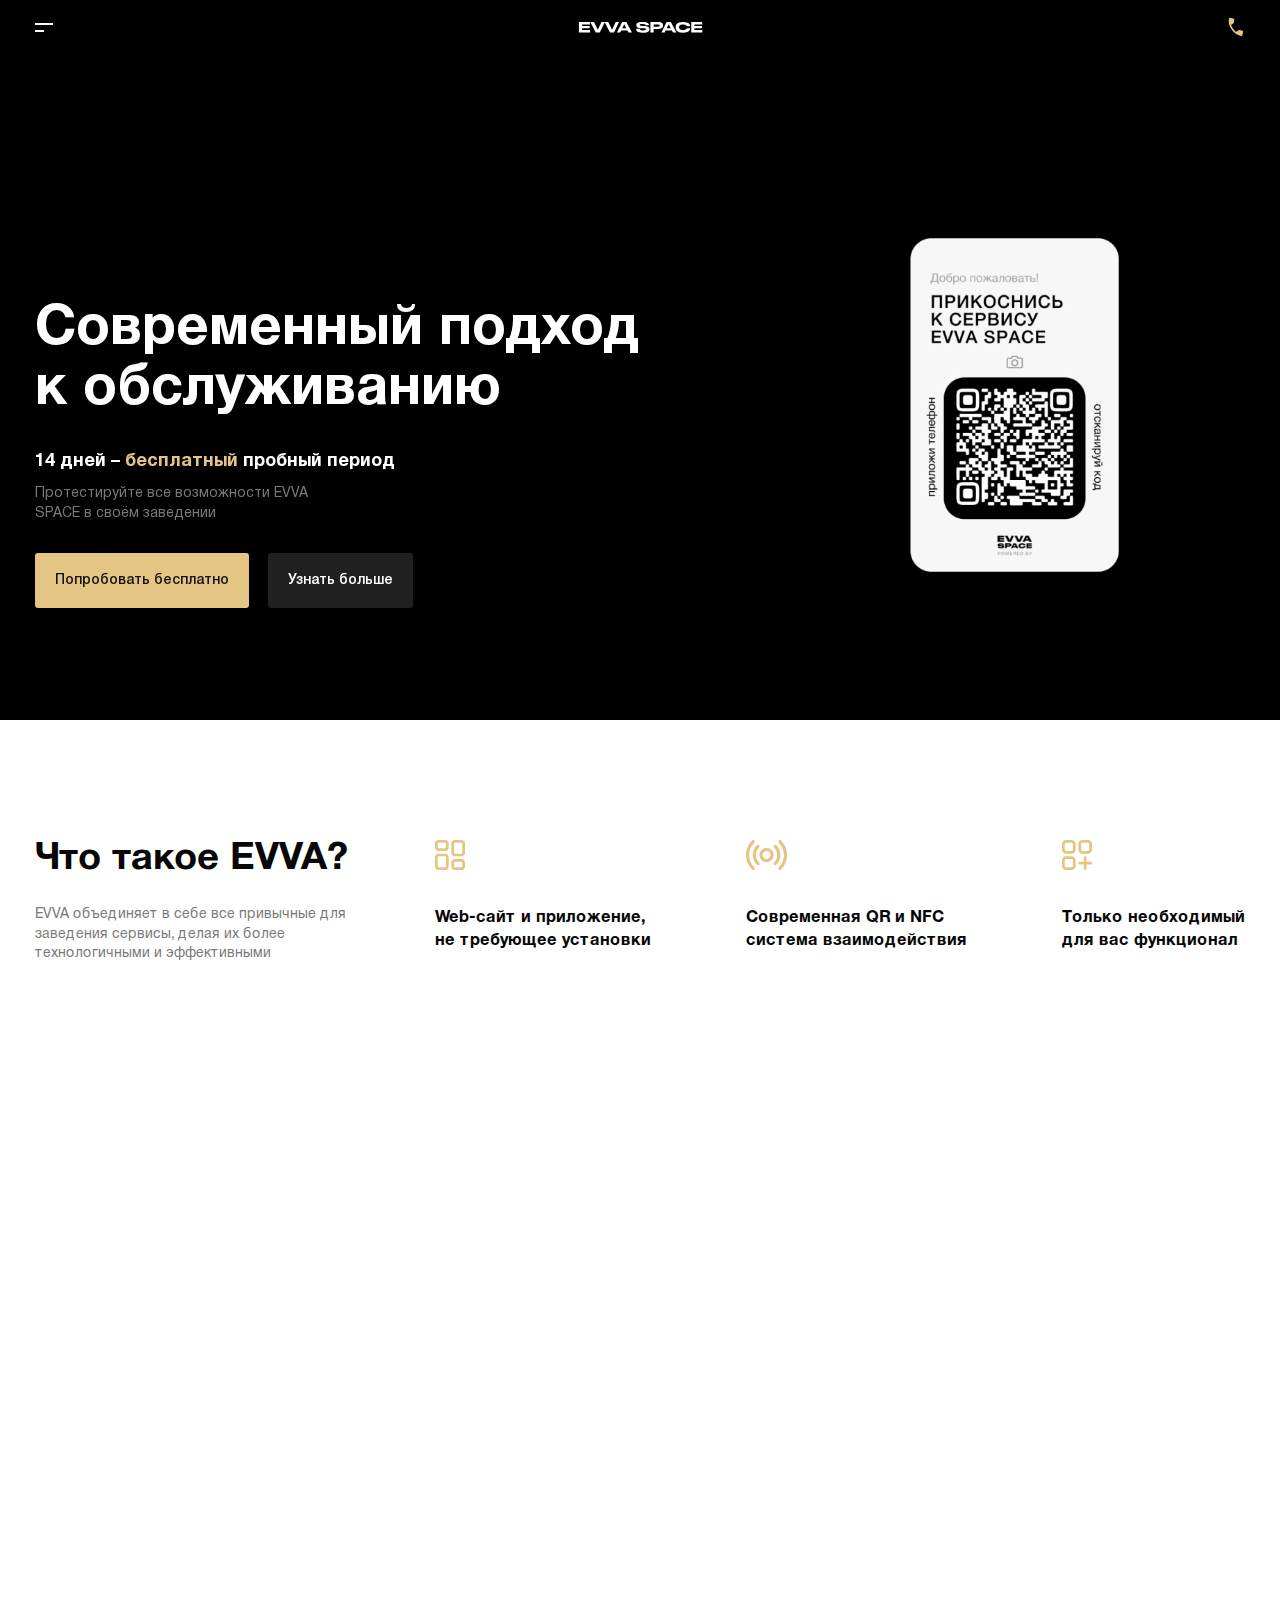
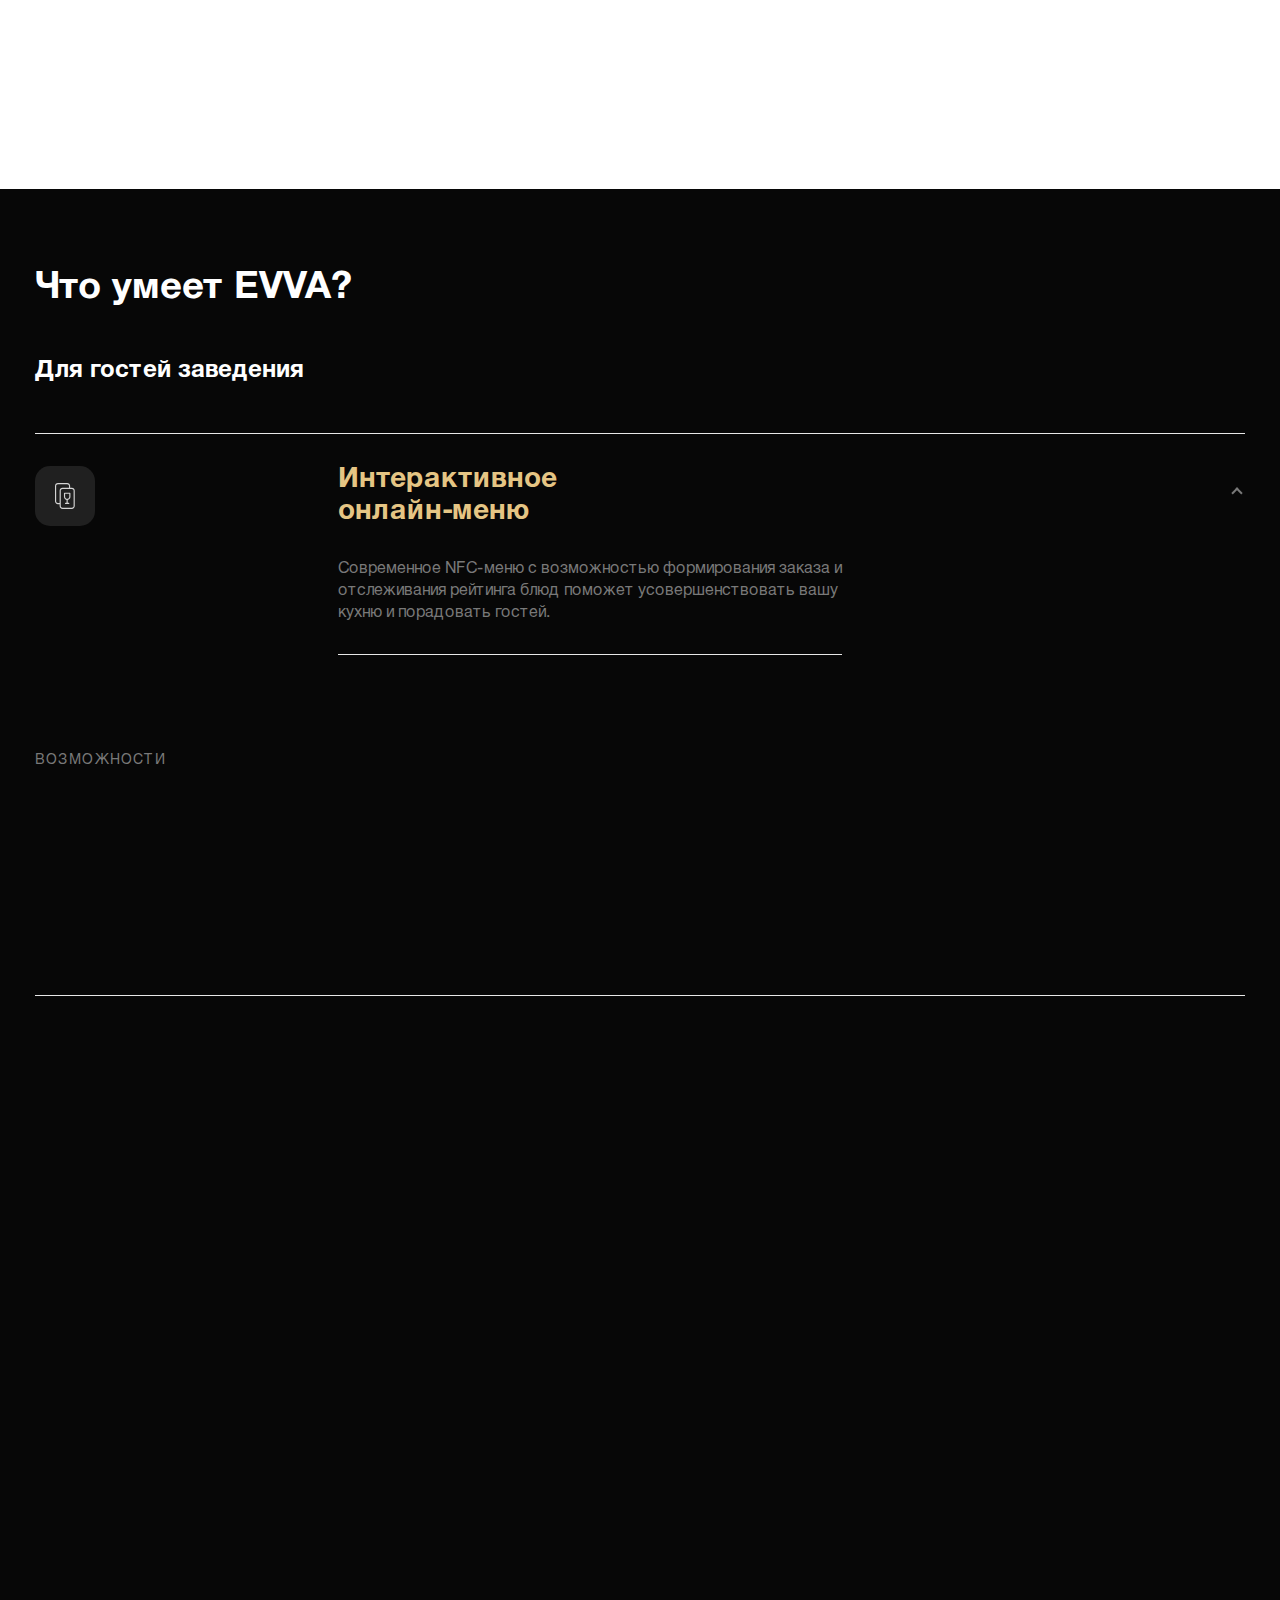
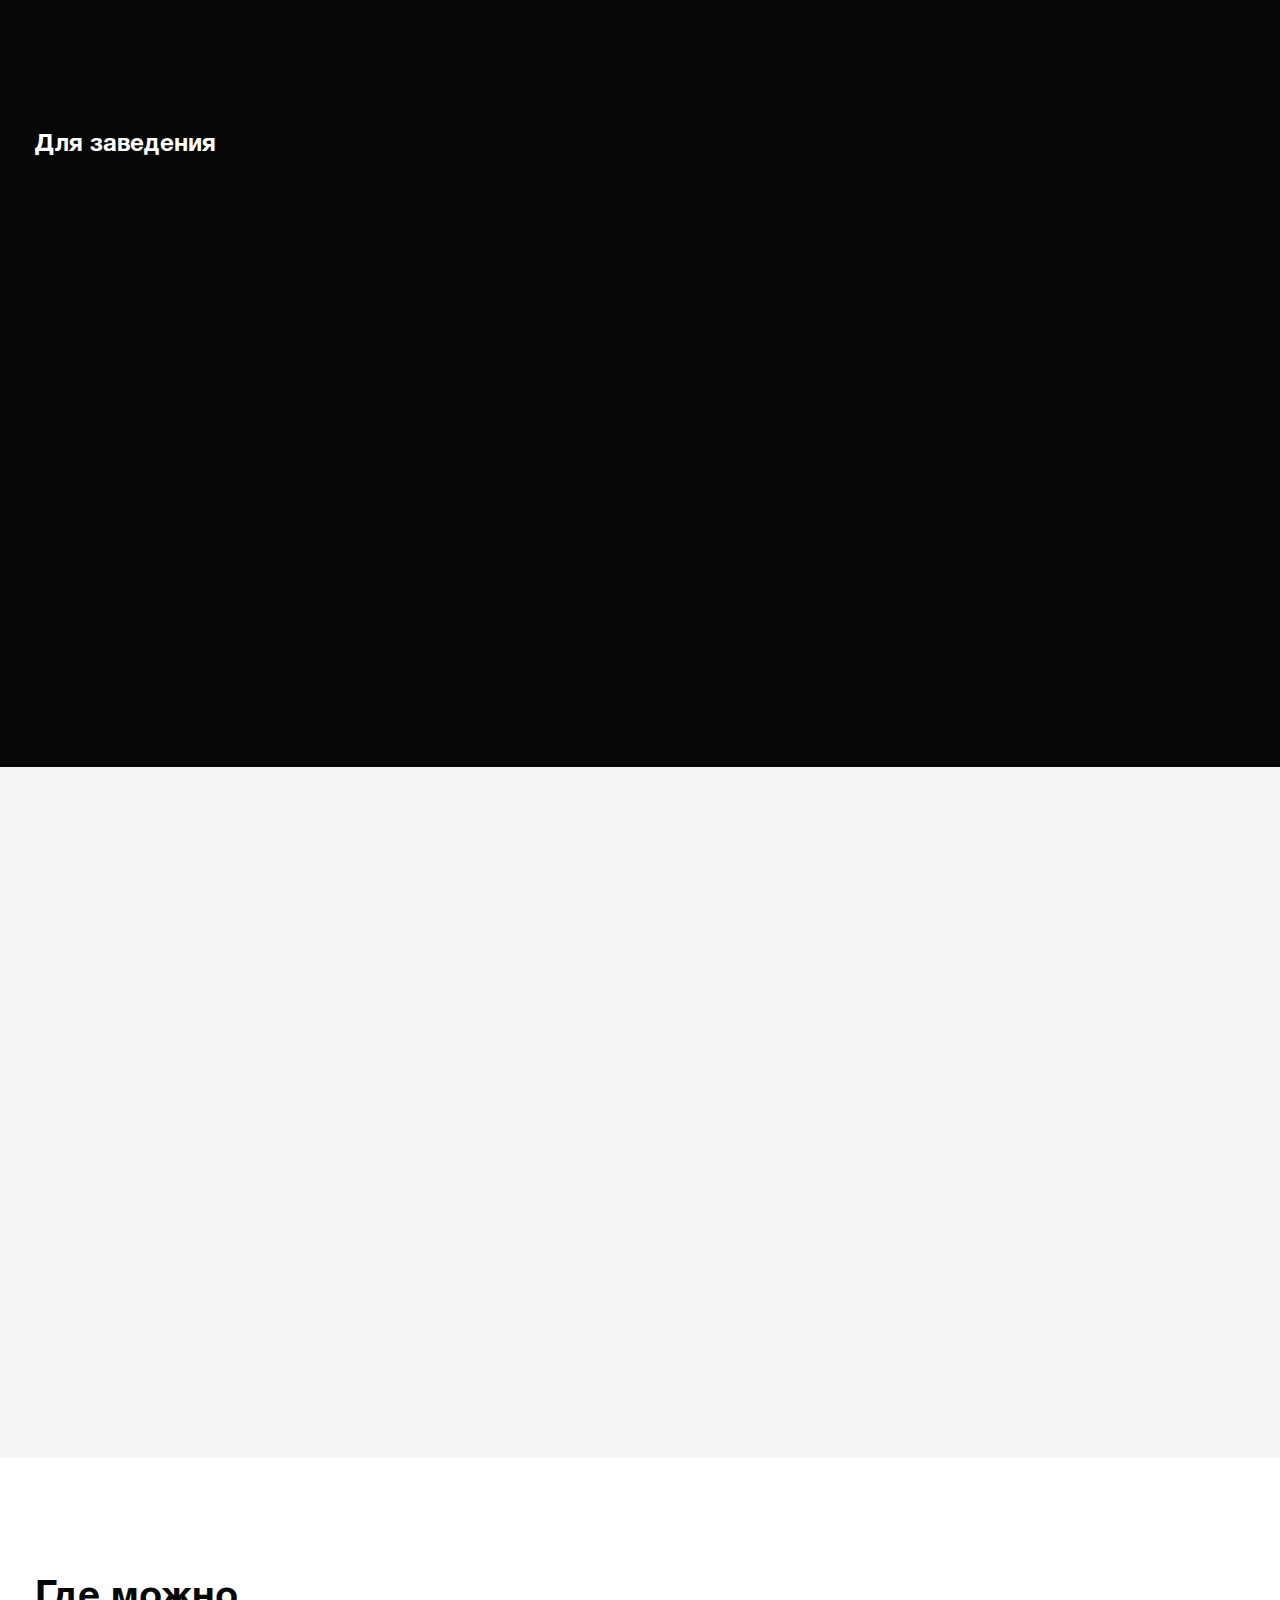
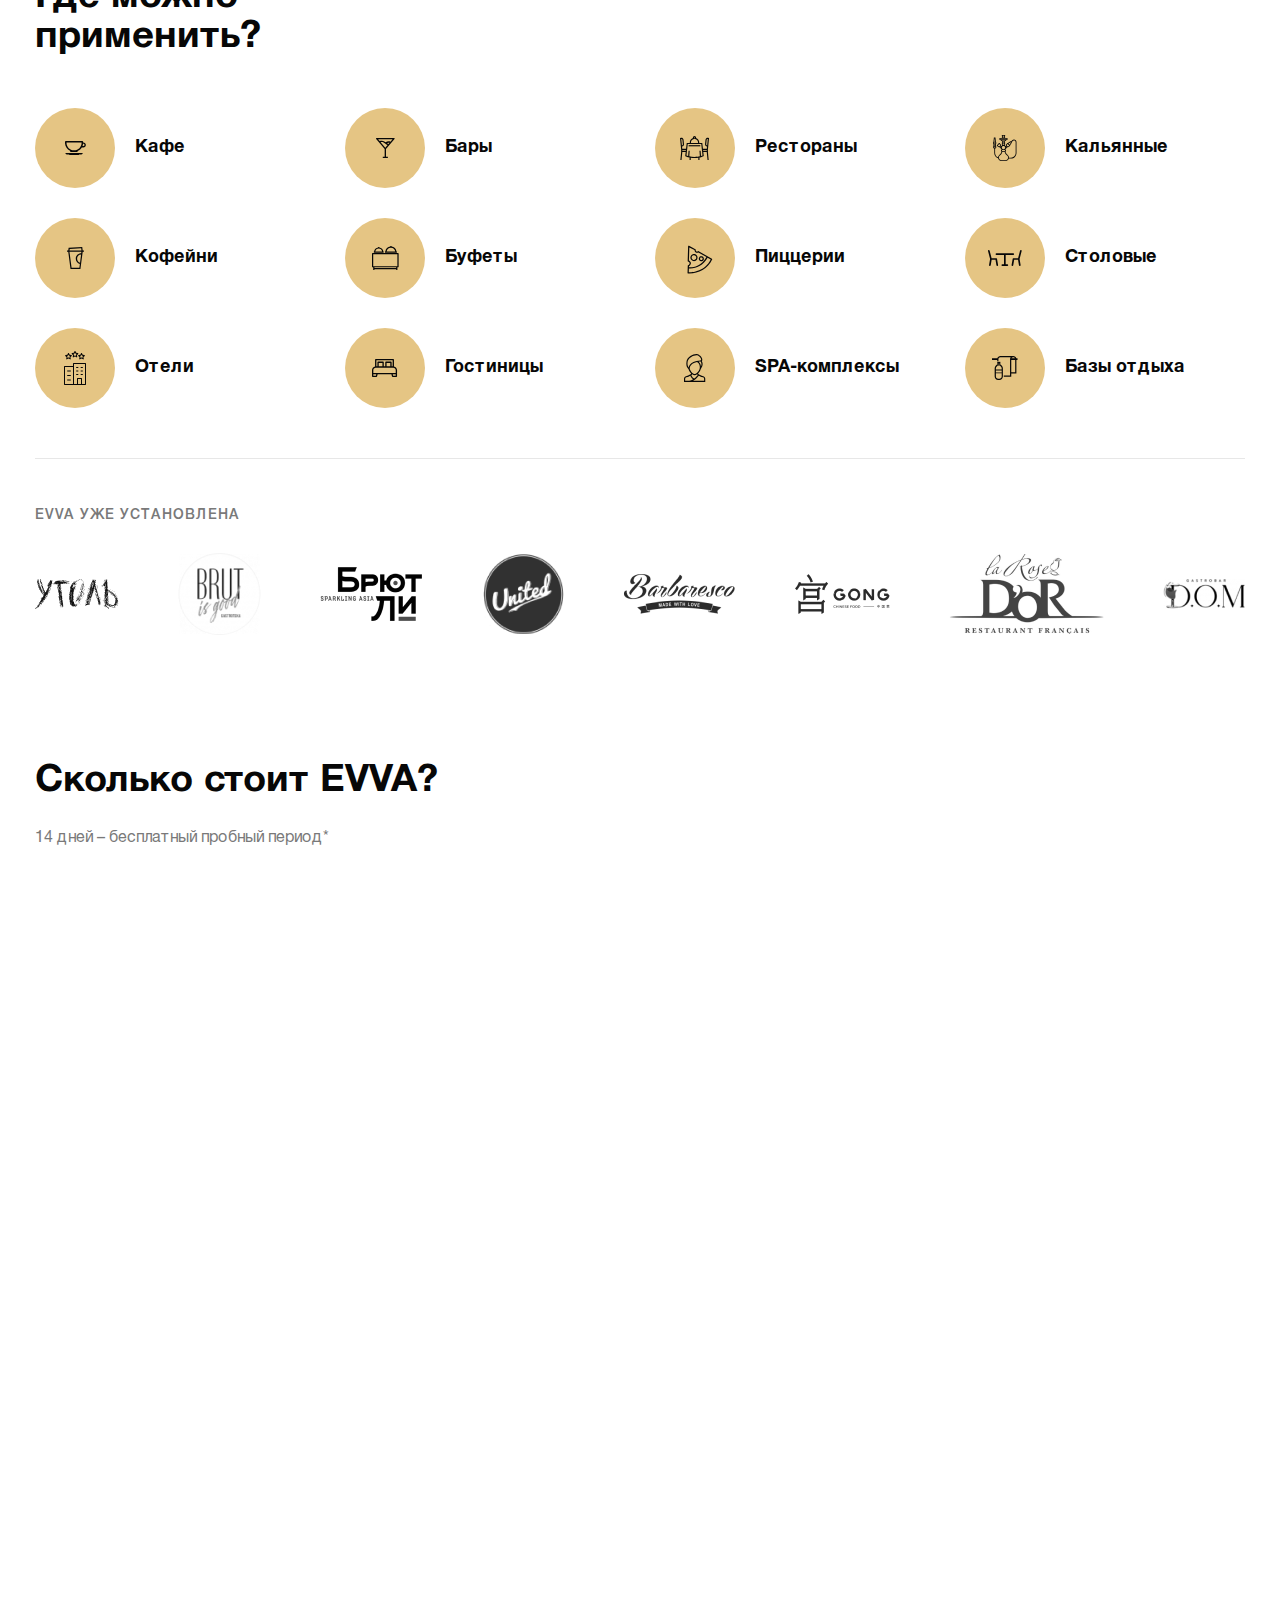
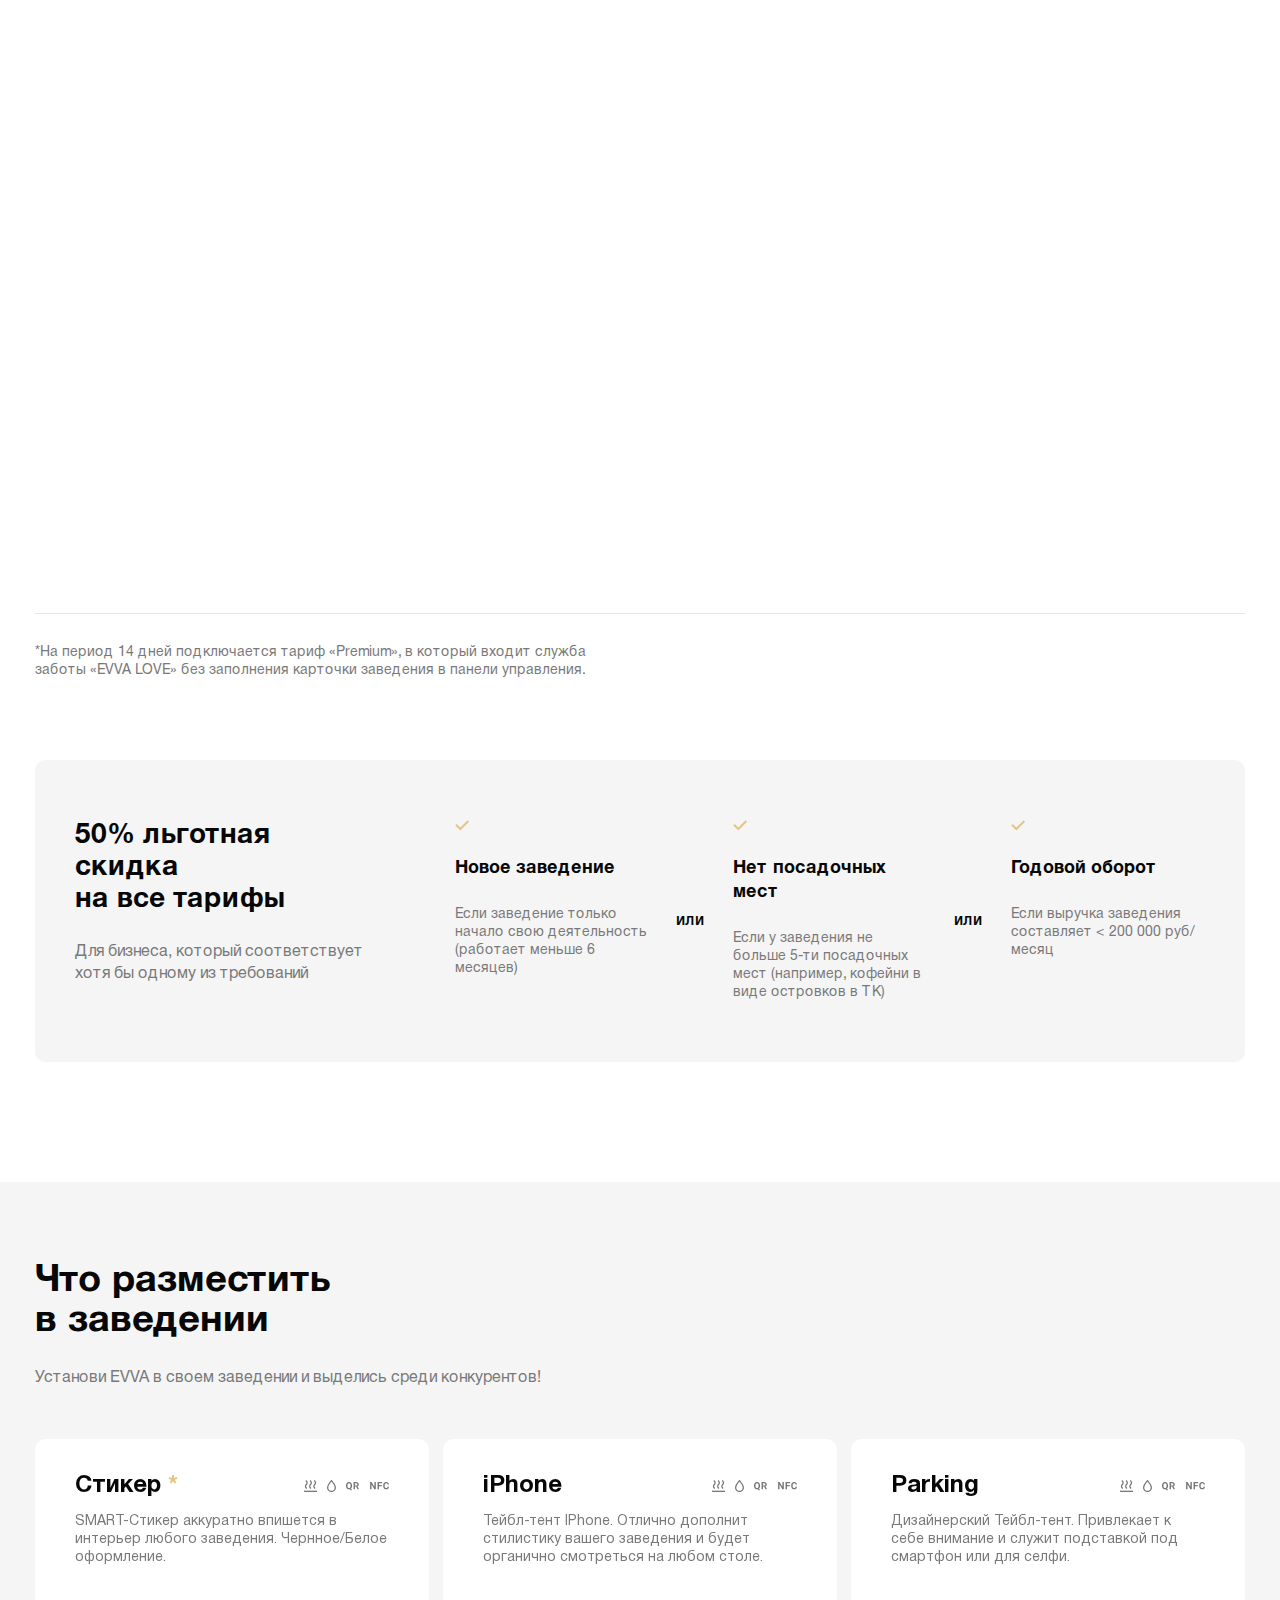
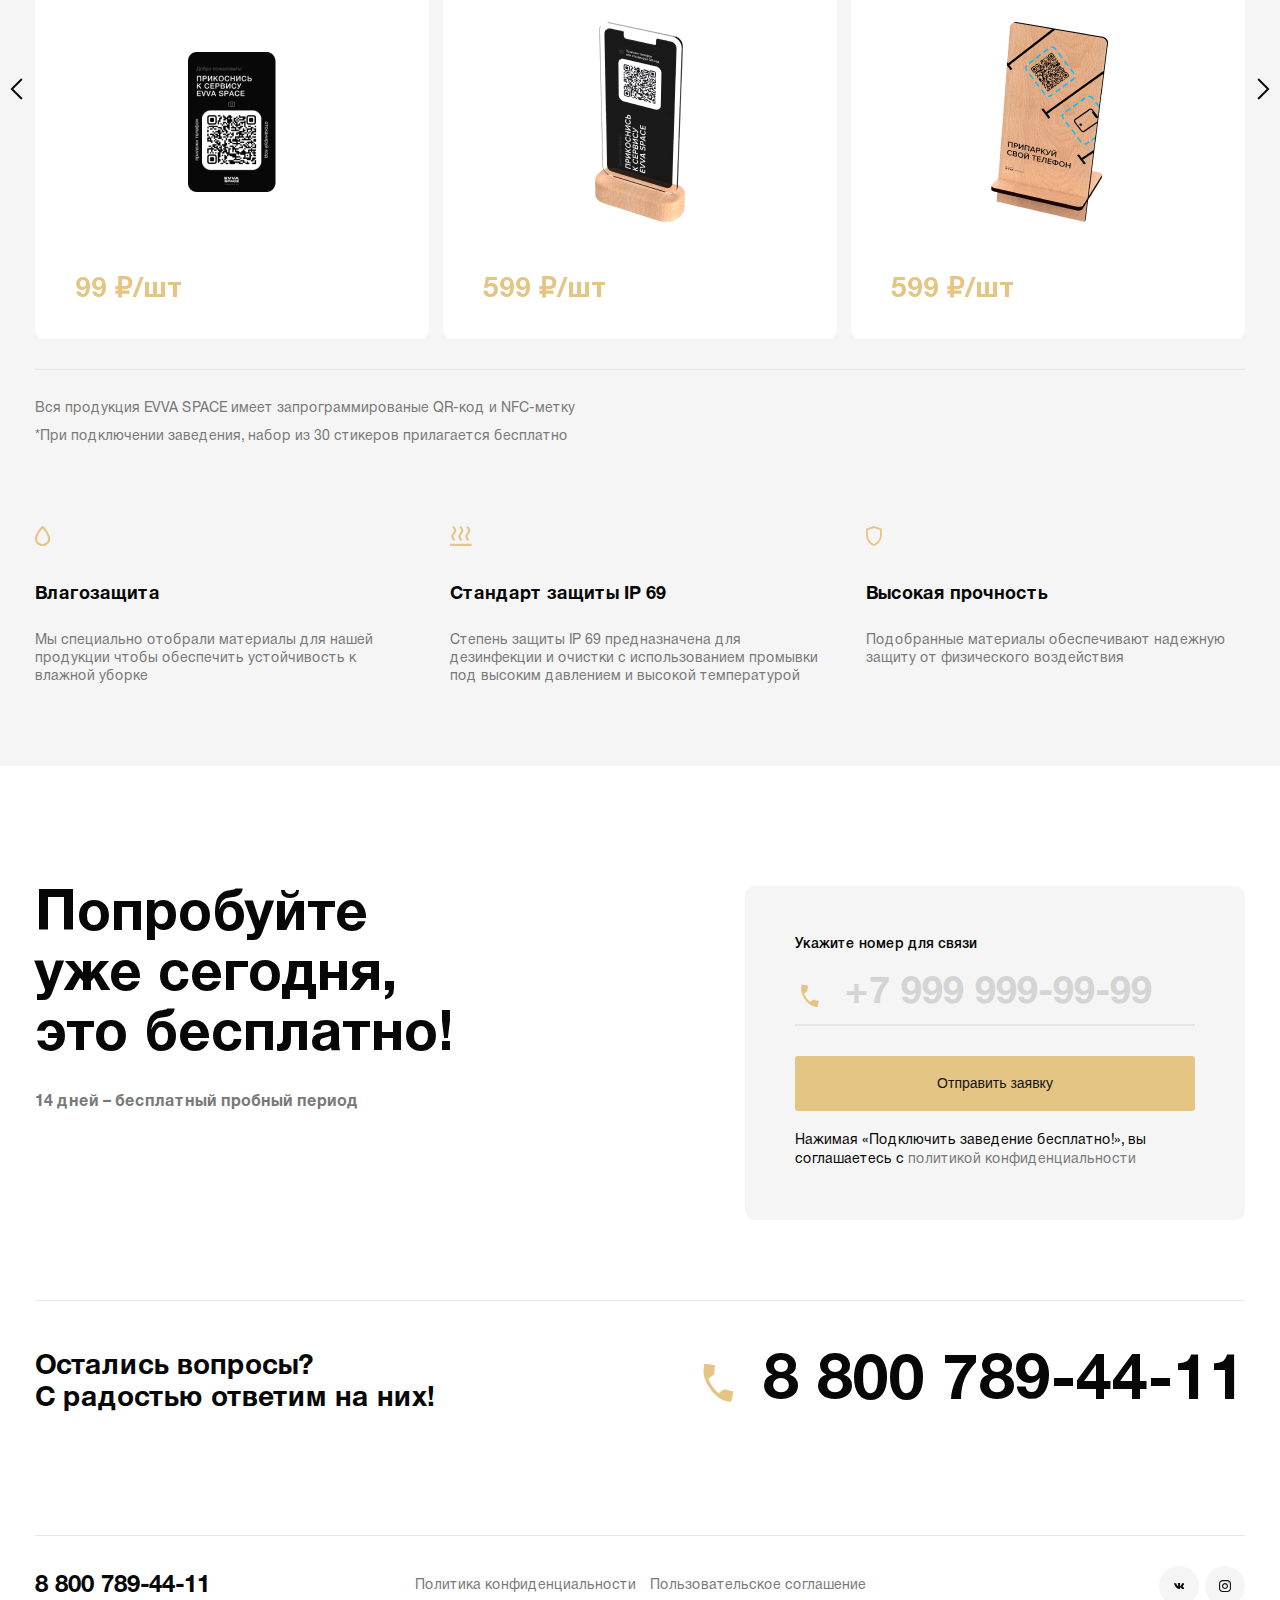
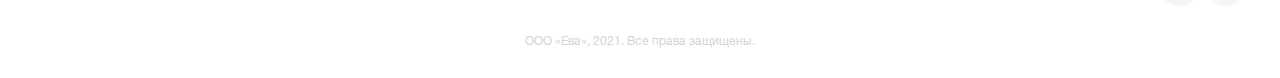
<file: index.html>
<!DOCTYPE html>
<html lang="ru">
  <head>
    <meta charset="UTF-8" />
    <!-- <base href="/"> -->
    <meta name="viewport" content="width=device-width, initial-scale=1.0, maximum-scale=1.0, user-scalable=0" />
    <link rel="stylesheet" href="assets/libs/slick/slick.css" />
    <link rel="stylesheet" href="assets/libs/magnific-popup/magnific-popup.css" />
    <link rel="stylesheet" href="assets/libs/animate/animate.min.css" />
    <link rel="stylesheet" href="assets/css/main.css?v=13238" />

    <link rel="icon" href="/assets/img/favicon.png" sizes="32x32" />
    <link rel="apple-touch-icon" href="/assets/img/favicon.png" />
    <meta name="msapplication-TileImage" content="/assets/img/favicon.png" />
    <meta property="og:image" content="/assets/img/placeholder.jpg" />
    <link rel="image_src" href="/assets/img/placeholder.jpg" />

    <title>EVVA</title>
  </head>
  <body>
    <header id="header" class="header">
      <div class="header-container">
        <div class="header-body">
          <div class="header-burger__wrapper" id="header-burger">
            <div class="header-burger">
              <span></span>
              <span></span>
            </div>
          </div>
          <a href="/" class="header-logo">
            <svg>
              <use xlink:href="assets/img/logo.svg#logo"></use>
            </svg>
          </a>
          <div id="mobMenu" class="header-menu__wrapp">
            <div class="header-menu__head">
              <div class="header-menu__title">Меню</div>
              <div class="header-menu__close close-mob-menu-js">
                <span></span>
                <span></span>
              </div>
            </div>
            <ul class="header-menu">
              <li><a class="close-mob-menu-js scrollto" href="#about">Что такое EVVA</a></li>
              <li><a class="close-mob-menu-js scrollto" href="#what-can">Чем полезна EVVA</a></li>
              <li><a class="close-mob-menu-js scrollto" href="#applying">Где можно применить</a></li>
              <li><a class="close-mob-menu-js scrollto" href="#products">Продукция EVVA</a></li>
              <li><a class="close-mob-menu-js scrollto" href="#prices">Сколько стоит EVVA</a></li>
            </ul> 
            <a href="#" class="header-btn__gray btn close-mob-menu-js header__mob-conten">Быстрый старт</a>
            <a href="#" class="header-btn header__mob-conten close-mob-menu-js">Войти</a>
            
          </div>
          <div class="header-options">
            <div class="header-contact">
              <a href="tel:+88007894411" class="contact-tell">
                8 800 789-44-11
                <img src="assets/img/icons/tell.svg" alt="" />
              </a>
            </div>
            <a href="#" class="header-btn__gray btn">Быстрый старт</a>
            <a href="#" class="header-btn btn">Войти</a>
          </div>
        </div>
      </div>
    </header>

    <main id="main" class="main">
      <div class="main__motion wow fadeIn" data-wow-delay="0.3s">
        <video src="assets/video/evva_dark.mp4" type='video/mp4' autoplay loop muted playsinline></video>
      </div>
      <div class="container">
        <div class="main-content wow fadeIn" data-wow-delay="0.4s">
          <h1 class="big-title big-title-light wow fadeInUp" data-wow-delay="0.6s">Современный подход к обслуживанию</h1>

          <p class="main__sub-title">14 дней – <span class="color-gold">бесплатный</span> пробный период</p>
          <p class="main__text mb-30">Протестируйте все возможности EVVA SPACE в своём заведении</p>
          <div class="main__btn-wrapper">
            <a href="#main-form" class="btn btn_hover gold-btn scrollto">Попробовать бесплатно</a>
            <a href="#about" class="btn gray-btn scrollto">Узнать больше</a>
          </div>
        </div>
      </div>
      <h1></h1>
    </main>

    <section id="about" class="about">
      <div class="container">
        <div class="about__wrapper mb-30">
          <div class="about__header wow fadeInLeft" data-wow-delay="0.6s">
            <h2 class="primary-title">Что такое EVVA?</h2>
            <p class="about__text">EVVA объединяет в себе все привычные для заведения сервисы, делая их более технологичными и эффективными</p>
          </div>
          <div class="about__colums">
            <div class="about__item wow fadeInRight" data-wow-delay="0.6s">
              <div class="about__icon">
                <img src="assets/img/icons/web-site.svg" alt="" />
              </div>
              <h3 class="about__title">Web-сайт и приложение,<br />не требующее установки</h3>
            </div>
            <div class="about__item wow fadeInRight" data-wow-delay="0.9s">
              <div class="about__icon">
                <img src="assets/img/icons/nfc.svg" alt="" />
              </div>
              <h3 class="about__title">Современная QR и NFC<br />система взаимодействия</h3>
            </div>
            <div class="about__item wow fadeInRight" data-wow-delay="1.2s">
              <div class="about__icon">
                <img src="assets/img/icons/functions.svg" alt="" />
              </div>
              <h3 class="about__title">Только необходимый<br />для вас функционал</h3>
            </div>
          </div>
        </div>
        <div class="about__btn wow fadeInUp" data-wow-delay="0.6s">
          <a href="#main-form" class="btn btn_hover gold-btn scrollto">Попробовать бесплатно</a>
        </div>
      </div>

      <div class="video-block video-js wow fadeInUp" data-wow-delay="0.9s">
        <div class="video-block-preview-mob"></div>

        <div class="video-block-preview">
          <video data-src="https://www.w3schools.com/howto/rain.mp4" class="" autoplay="" muted="" loop="">
            <source src="https://www.w3schools.com/howto/rain.mp4" type="video/mp4" />
          </video>
        </div>
        <div class="video-block-text">
          <div class="video-block__btn">
            <a href="https://www.youtube.com/watch?v=81Pk0hO2F4Y" class="play-btn mr-20 dr-play-video">
              <svg class="triangle" width="8" height="8" viewBox="0 0 8 8" fill="none" xmlns="http://www.w3.org/2000/svg">
                <path d="M7.14471 3.14023C7.89622 3.50469 7.89622 4.5753 7.14471 4.93977L1.43636 7.70817C0.772238 8.03025 -3.7358e-07 7.5465 -3.41316e-07 6.8084L-9.92949e-08 1.2716C-6.70312e-08 0.533496 0.772239 0.0497476 1.43637 0.371832L7.14471 3.14023Z" fill="#070707" />
              </svg>
            </a>
            <span>Посмотреть видео</span>
          </div>
          <h2 class="big-title big-title-light">Посмотрите видео о сервисе EVVA SPACE</h2>
        </div>
      </div>
    </section>

    <section id="what-can" class="what-can">
      <div class="container">
        <h2 class="primary-title-light">Что умеет EVVA?</h2>
        <h3 class="what-can__sub-title">Для гостей заведения</h3>
        <div class="guest-info">
          <div class="guest-info__item accordion-wrapper-js active">
            <div class="guest-info__header accordion-tab-js">
              <div class="guest-info__icon_wrapper">
                <div class="guest-info__icon">
                  <img src="assets/img/what-can/menu.svg" alt="#" />
                </div>
              </div>
              <h3 class="guest-info__title">Интерактивное онлайн-меню</h3>
            </div>
            <div class="accordion-content-js" style="display: block">
              <div class="guest-info__body">
                <div class="guest-info__opportunities">возможности</div>
                <div class="guest-info__content">
                  <p class="guest-info__text">Современное NFC-меню с возможностью формирования заказа и отслеживания рейтинга блюд поможет усовершенствовать вашу кухню и порадовать гостей.</p>
                  <div class="guest-info__opportunities_mob">возможности</div>
                  <div class="guest-info__lists">
                    <div class="guest-info__list-item wow fadeInUp" data-wow-delay="0.6s">
                      <span class="guest-info__list-icon"></span>
                      <p class="guest-info__list-text">Удобный и приятный интерфейс с фото<br />блюд и напитков</p>
                    </div>
                    <div class="guest-info__list-item wow fadeInUp" data-wow-delay="0.6s">
                      <span class="guest-info__list-icon"></span>
                      <p class="guest-info__list-text">Рейтинг и отзывы<br />на позиции в меню</p>
                    </div>
                    <div class="guest-info__list-item wow fadeInUp" data-wow-delay="0.9s">
                      <span class="guest-info__list-icon"></span>
                      <p class="guest-info__list-text">Формирование и оплата заказа Онлайн</p>
                    </div>
                    <div class="guest-info__list-item wow fadeInUp" data-wow-delay="0.9s">
                      <span class="guest-info__list-icon"></span>
                      <p class="guest-info__list-text">Бесплатно и навсегда</p>
                    </div>
                  </div>
                </div>
                <div class="guest-info__img wow fadeInUp" data-wow-delay="0.9s">
                  <img src="assets/img/what-can/menu.png" alt="#" />
                </div>
              </div>
            </div>
          </div>

          <div class="guest-info__item accordion-wrapper-js wow fadeInUp" data-wow-delay="0.6s">
            <div class="guest-info__header accordion-tab-js">
              <div class="guest-info__icon_wrapper">
                <div class="guest-info__icon">
                  <img src="assets/img/what-can/heart.svg" alt="#" />
                </div>
              </div>
              <h3 class="guest-info__title">
                Система<br />
                рекомендаций
              </h3>
            </div>
            <div class="accordion-content-js">
              <div class="guest-info__body">
                <div class="guest-info__opportunities">возможности</div>
                <div class="guest-info__content">
                  <p class="guest-info__text">Нейросеть анализирует предпочтения ваших гостей и гостей других заведений, выявляет их вкусы и помогает вам более эффективно осуществлять продажи.</p>
                  <div class="guest-info__opportunities_mob">возможности</div>
                  <div class="guest-info__lists">
                    <div class="guest-info__list-item">
                      <span class="guest-info__list-icon"></span>
                      <p class="guest-info__list-text">Нейросеть, изучающая предпочтения гостей</p>
                    </div>
                    <div class="guest-info__list-item">
                      <span class="guest-info__list-icon"></span>
                      <p class="guest-info__list-text">Старт/Стоп-листы</p>
                    </div>
                    <div class="guest-info__list-item">
                      <span class="guest-info__list-icon"></span>
                      <p class="guest-info__list-text">Акцент внимания на строке Рекомендаций</p>
                    </div>
                  </div>
                </div>
                <div class="guest-info__img">
                  <img src="assets/img/what-can/heart.png" alt="#" />
                </div>
              </div>
            </div>
          </div>

          <div class="guest-info__item accordion-wrapper-js wow fadeInUp" data-wow-delay="0.9s">
            <div class="guest-info__header accordion-tab-js">
              <div class="guest-info__icon_wrapper">
                <div class="guest-info__icon">
                  <img src="assets/img/what-can/waiter.svg" alt="#" />
                </div>
              </div>
              <h3 class="guest-info__title">Вызов<br />официанта</h3>
            </div>
            <div class="accordion-content-js">
              <div class="guest-info__body">
                <div class="guest-info__opportunities">возможности</div>
                <div class="guest-info__content">
                  <p class="guest-info__text">Современный способ взаимодействия “Официант-Гость”. Официант в реальном времени видит приглашение за стол или готовность гостя сделать заказ</p>
                  <div class="guest-info__opportunities_mob">возможности</div>
                  <div class="guest-info__lists">
                    <div class="guest-info__list-item">
                      <span class="guest-info__list-icon"></span>
                      <p class="guest-info__list-text">Привязка официантов к столам не отвлекаясь от работы</p>
                    </div>
                    <div class="guest-info__list-item">
                      <span class="guest-info__list-icon"></span>
                      <p class="guest-info__list-text">Кнопка вызова официанта в телефоне гостя</p>
                    </div>
                    <div class="guest-info__list-item">
                      <span class="guest-info__list-icon"></span>
                      <p class="guest-info__list-text">Заказ гостя и возможность редактирования заказа в телефоне сотрудника</p>
                    </div>
                    <div class="guest-info__list-item">
                      <span class="guest-info__list-icon"></span>
                      <p class="guest-info__list-text">PUSH-уведомление официанту в реальном времени</p>
                    </div>
                  </div>
                </div>
                <div class="guest-info__img">
                  <img src="assets/img/what-can/waiter.png" alt="#" />
                </div>
              </div>
            </div>
          </div>

          <div class="guest-info__item accordion-wrapper-js wow fadeInUp" data-wow-delay="1.2s">
            <div class="guest-info__header accordion-tab-js">
              <div class="guest-info__icon_wrapper">
                <div class="guest-info__icon">
                  <img src="assets/img/what-can/tips.svg" alt="#" />
                </div>
              </div>
              <h3 class="guest-info__title">Чаевые<br />официанту</h3>
            </div>
            <div class="accordion-content-js">
              <div class="guest-info__body">
                <div class="guest-info__opportunities">возможности</div>
                <div class="guest-info__content">
                  <p class="guest-info__text">Возможность меньше чем за минуту оценить качество обслуживания и поблагодарить официанта чаевыми с помощью любой удобной платежной системы.</p>
                  <div class="guest-info__opportunities_mob">возможности</div>
                  <div class="guest-info__lists">
                    <div class="guest-info__list-item">
                      <span class="guest-info__list-icon"></span>
                      <p class="guest-info__list-text">Моментальный вывод средств на карту сотрудника</p>
                    </div>
                    <div class="guest-info__list-item">
                      <span class="guest-info__list-icon"></span>
                      <p class="guest-info__list-text">Комиссия с чаевых до 5%</p>
                    </div>
                    <div class="guest-info__list-item">
                      <span class="guest-info__list-icon"></span>
                      <p class="guest-info__list-text">Рейтинг и оценка качества обслуживания официанта</p>
                    </div>
                  </div>
                </div>
                <div class="guest-info__img">
                  <img src="assets/img/what-can/tips.png" alt="#" />
                </div>
              </div>
            </div>
          </div>

          <div class="guest-info__item accordion-wrapper-js wow fadeInUp" data-wow-delay="1.5s">
            <div class="guest-info__header accordion-tab-js">
              <div class="guest-info__icon_wrapper">
                <div class="guest-info__icon">
                  <img src="assets/img/what-can/star.svg" alt="#" />
                </div>
              </div>
              <h3 class="guest-info__title">
                Отзывы<br />
                посетителей
              </h3>
            </div>
            <div class="accordion-content-js">
              <div class="guest-info__body">
                <div class="guest-info__opportunities">возможности</div>
                <div class="guest-info__content">
                  <p class="guest-info__text">Следите за лояльностью ваших клиентов, анализируйте оценки и отзывы на заведение, меню и качество обслуживания, чтобы вывести сервис на новый уровень</p>
                  <div class="guest-info__opportunities_mob">возможности</div>
                  <div class="guest-info__lists">
                    <div class="guest-info__list-item">
                      <span class="guest-info__list-icon"></span>
                      <p class="guest-info__list-text">Оценки и отзывы<br />на заведение</p>
                    </div>
                    <div class="guest-info__list-item">
                      <span class="guest-info__list-icon"></span>
                      <p class="guest-info__list-text">Оценки и отзывы<br />на меню</p>
                    </div>
                    <div class="guest-info__list-item">
                      <span class="guest-info__list-icon"></span>
                      <p class="guest-info__list-text">Оценки и отзывы<br />на качество обслуживания</p>
                    </div>
                    <div class="guest-info__list-item">
                      <span class="guest-info__list-icon"></span>
                      <p class="guest-info__list-text">Сводная аналитика<br />обратной связи</p>
                    </div>
                  </div>
                </div>
                <div class="guest-info__img">
                  <img src="assets/img/what-can/star.png" alt="#" />
                </div>
              </div>
            </div>
          </div>

          <div class="guest-info__item accordion-wrapper-js wow fadeInUp" data-wow-delay="1.7s">
            <div class="guest-info__header accordion-tab-js">
              <div class="guest-info__icon_wrapper">
                <div class="guest-info__icon">
                  <img src="assets/img/what-can/percent.svg" alt="#" />
                </div>
              </div>
              <h3 class="guest-info__title">
                События<br />
                и акции заведения
              </h3>
            </div>
            <div class="accordion-content-js">
              <div class="guest-info__body">
                <div class="guest-info__opportunities">возможности</div>
                <div class="guest-info__content">
                  <p class="guest-info__text">Держите своих клиентов в курсе актуальных событий и акций. Собирайте обратную связь и узнавайте интересы ваших гостей!</p>
                  <div class="guest-info__opportunities_mob">возможности</div>
                  <div class="guest-info__lists">
                    <div class="guest-info__list-item">
                      <span class="guest-info__list-icon"></span>
                      <p class="guest-info__list-text">События и акции с детальной настройкой условий</p>
                    </div>
                    <div class="guest-info__list-item">
                      <span class="guest-info__list-icon"></span>
                      <p class="guest-info__list-text">Обратная связь гостей</p>
                    </div>
                    <div class="guest-info__list-item">
                      <span class="guest-info__list-icon"></span>
                      <p class="guest-info__list-text">Сбор интересов ваших клиентов на основе их реакций на мероприятия</p>
                    </div>
                  </div>
                </div>
                <div class="guest-info__img">
                  <img src="assets/img/what-can/percent.png" alt="#" />
                </div>
              </div>
            </div>
          </div>
        </div>

        <h3 class="what-can__sub-title">Для заведения</h3>

        <div class="shop-info">
          <div class="shop-info__item wow fadeInUp" data-wow-delay="0.6s">
            <div class="shop-info__header">
              <div class="shop-info__icon">
                <img src="assets/img/what-can/analitics.svg" alt="#" />
              </div>
              <h3 class="shop-info__title">Расширенная<br />аналитика</h3>
            </div>
            <p class="shop-info__text">Собирайте и анализируйте данные, полученные с каждого модуля системы EVVA, это поможет вам принимать правильные управленческие решения и вывести сервис на новый уровень!</p>
            <div class="shop-info__img">
              <img src="assets/img/what-can/analitics.png" alt="#" />
            </div>
          </div>
          <div class="shop-info__item wow fadeInUp" data-wow-delay="0.9s">
            <div class="shop-info__header">
              <div class="shop-info__icon">
                <img src="assets/img/what-can/users.svg" alt="" />
              </div>
              <h3 class="shop-info__title">
                Клиентская<br />
                база
              </h3>
            </div>
            <p class="shop-info__text">Собирайте и работайте с клиентской базой! Персональные и контактные данные, предпочтения и интересы ваших гостей помогут сделать для них предложение, от которого невозможно отказаться!</p>
            <div class="shop-info__img">
              <img src="assets/img/what-can/users.png" alt="#" />
            </div>
          </div>
        </div>
      </div>
    </section>

    <section id="staff" class="staff">
      <div class="container">
        <div class="staff-body">
          <div class="staff-block__title wow fadeIn" data-wow-delay="0.2s">
            <h2 class="staff-title primary-title">
              EVVA STAFF <br />
              для персонала
            </h2>
            <div class="staff-text">Теперь каждый официант может стать управляющим! Доверьте контроль над сервисом вашим сотрудникам, чтобы сделать его более качественным и эффективным!</div>
            <div class="staff-list__app">
              <a href="#" class="staff-app">
                <img src="assets/img/google-play-1.png" alt="" />
              </a>
              <a href="#" class="staff-app">
                <img src="assets/img/app-store-1.png" alt="" />
              </a>
            </div>
          </div>
          <div class="staff-block__img wow fadeInUp" data-wow-delay="0.3s">
            <img src="assets/img/tell-watch.png" alt="" />
          </div>
          <div class="staff-block__opportunities wow fadeIn" data-wow-delay="0.2s">
            <div class="staff-block__opportunities-title">возможности</div>
            <ul class="staff-block__opportunities-list">
              <li class="staff-block__opportunities-item">
                <img src="assets/img/icons/staff-1.svg" alt="" class="staff-block__opportunities-icon" />
                <div class="staff-block__opportunities-text">Моментальный вывод чаевых на банковскую карту</div>
              </li>
              <li class="staff-block__opportunities-item">
                <img src="assets/img/icons/staff-2.svg" alt="" class="staff-block__opportunities-icon" />
                <div class="staff-block__opportunities-text">Рейтинг и отзывы о персонале</div>
              </li>
              <li class="staff-block__opportunities-item">
                <img src="assets/img/icons/staff-3.svg" alt="" class="staff-block__opportunities-icon" />
                <div class="staff-block__opportunities-text">Настройка личного профиля</div>
              </li>
              <li class="staff-block__opportunities-item">
                <img src="assets/img/icons/staff-4.svg" alt="" class="staff-block__opportunities-icon" />
                <div class="staff-block__opportunities-text">Отображение отзывово качестве обслуживания</div>
              </li>
              <li class="staff-block__opportunities-item">
                <img src="assets/img/icons/staff-5.svg" alt="" class="staff-block__opportunities-icon" />
                <div class="staff-block__opportunities-text">Самостоятельная привязка сотрудников к столам</div>
              </li>
              <li class="staff-block__opportunities-item">
                <img src="assets/img/icons/staff-6.svg" alt="" class="staff-block__opportunities-icon" />
                <div class="staff-block__opportunities-text">PUSH-уведомленияв реальном времени</div>
              </li>
            </ul>
          </div>
        </div>
      </div>
    </section>

    <section id="applying" class="applying">
      <div class="container">
        <h2 class="applying-title primary-title">
          Где можно <br />
          применить?
        </h2>
        <ul class="applying-list">
          <li class="applying-list__item">
            <div class="applying-img">
              <img src="assets/img/applying/applying-1.svg" alt="" />
            </div>
            <div class="applying-name">Кафе</div>
          </li>
          <li class="applying-list__item">
            <div class="applying-img">
              <img src="assets/img/applying/applying-2.svg" alt="" />
            </div>
            <div class="applying-name">Бары</div>
          </li>
          <li class="applying-list__item">
            <div class="applying-img">
              <img src="assets/img/applying/applying-3.svg" alt="" />
            </div>
            <div class="applying-name">Рестораны</div>
          </li>
          <li class="applying-list__item">
            <div class="applying-img">
              <img src="assets/img/applying/applying-4.svg" alt="" />
            </div>
            <div class="applying-name">Кальянные</div>
          </li>
          <li class="applying-list__item">
            <div class="applying-img">
              <img src="assets/img/applying/applying-5.svg" alt="" />
            </div>
            <div class="applying-name">Кофейни</div>
          </li>
          <li class="applying-list__item">
            <div class="applying-img">
              <img src="assets/img/applying/applying-6.svg" alt="" />
            </div>
            <div class="applying-name">Буфеты</div>
          </li>
          <li class="applying-list__item">
            <div class="applying-img">
              <img src="assets/img/applying/applying-7.svg" alt="" />
            </div>
            <div class="applying-name">Пиццерии</div>
          </li>
          <li class="applying-list__item">
            <div class="applying-img">
              <img src="assets/img/applying/applying-8.svg" alt="" />
            </div>
            <div class="applying-name">Столовые</div>
          </li>
          <li class="applying-list__item">
            <div class="applying-img">
              <img src="assets/img/applying/applying-9.svg" alt="" />
            </div>
            <div class="applying-name">Отели</div>
          </li>
          <li class="applying-list__item">
            <div class="applying-img">
              <img src="assets/img/applying/applying-10.svg" alt="" />
            </div>
            <div class="applying-name">Гостиницы</div>
          </li>
          <li class="applying-list__item">
            <div class="applying-img">
              <img src="assets/img/applying/applying-11.svg" alt="" />
            </div>
            <div class="applying-name">SPA-комплексы</div>
          </li>
          <li class="applying-list__item">
            <div class="applying-img">
              <img src="assets/img/applying/applying-12.svg" alt="" />
            </div>
            <div class="applying-name">Базы отдыха</div>
          </li>
        </ul>
        <div class="applying-now">
          <div class="applying-now__title">EVVA уже установлена</div>
          <ul class="applying-now__list">
            <li class="applying-now__list-item">
              <a href="#" target="_blank">
                <img src="assets/img/applying-now/applying-now-1.png" alt="" />
              </a>
            </li>
            <li class="applying-now__list-item">
              <a href="#" target="_blank">
                <img src="assets/img/applying-now/applying-now-2.png" alt="" />
              </a>
            </li>
            <li class="applying-now__list-item">
              <a href="#" target="_blank">
                <img src="assets/img/applying-now/applying-now-3.png" alt="" />
              </a>
            </li>
            <li class="applying-now__list-item">
              <a href="#" target="_blank">
                <img src="assets/img/applying-now/applying-now-4.png" alt="" />
              </a>
            </li>
            <li class="applying-now__list-item">
              <a href="#" target="_blank">
                <img src="assets/img/applying-now/applying-now-5.png" alt="" />
              </a>
            </li>
            <li class="applying-now__list-item">
              <a href="#" target="_blank">
                <img src="assets/img/applying-now/applying-now-6.png" alt="" />
              </a>
            </li>
            <li class="applying-now__list-item">
              <a href="#" target="_blank">
                <img src="assets/img/applying-now/applying-now-7.png" alt="" />
              </a>
            </li>
            <li class="applying-now__list-item">
              <a href="#" target="_blank">
                <img src="assets/img/applying-now/applying-now-8.png" alt="" />
              </a>
            </li>
          </ul>
        </div>
      </div>
    </section>

    <section id="prices" class="prices">
      <div class="container">
        <h2 class="prices-title primary-title">Сколько стоит EVVA?</h2>
        <div class="prices-sub__title primary-sub__title">14 дней – бесплатный пробный период*</div>
        <ul class="prices-cards">
          <li class="prices-card wow fadeInUp" data-wow-delay="0.6s">
            <h2 class="prices-card__title">Mini</h2>
            <div class="prices-card__price">1 990 <span>₽/мес</span></div>
            <div class="prices-card__sub-price">
              11 940 ₽ – 6 месяцев <br />
              23 880 ₽ – 12 месяцев
            </div>
            <div class="prices-card__accordion accordion-js">
              <div class="prices-card__more">Что входит в тариф</div>
              <ul class="prices-card__content-blocks accordion-block-js">
                <li class="prices-card__content-block">
                  <div class="prices-card__content-title">Клиентское приложение</div>
                  <ul class="prices-card__content-list">
                    <li class="prices-card__content-item">Интерактивное онлайн-меню</li>
                    <li class="prices-card__content-item">Система рекомендаций</li>
                    <li class="prices-card__content-item">Вызов официанта</li>
                    <li class="prices-card__content-item">Чаевые официанту</li>
                    <li class="prices-card__content-item">Отзывы посетителей</li>
                    <li class="prices-card__content-item">События и акции заведения</li>
                  </ul>
                </li>
                <li class="prices-card__content-block">
                  <div class="prices-card__content-title">панель управления</div>
                  <ul class="prices-card__content-list">
                    <li class="prices-card__content-item">Контакты посетителей</li>
                    <li class="prices-card__content-item">Старт/стоп листы</li>
                    <li class="prices-card__content-item">Настройка клиентского веб-приложения</li>
                  </ul>
                </li>
                <li class="prices-card__content-block">
                  <div class="prices-card__content-title">панель управления</div>
                  <ul class="prices-card__content-list">
                    <li class="prices-card__content-item">Контакты посетителей</li>
                    <li class="prices-card__content-item">Старт/стоп листы</li>
                    <li class="prices-card__content-item">Настройка клиентского веб-приложения</li>
                  </ul>
                </li>
              </ul>
            </div>
            <a href="#main-form" class="prices-card__btn btn btn_hover gold-btn scrollto">Подключить заведение</a>
          </li>
          <li class="prices-card _black wow fadeInUp" data-wow-delay="0.9s">
            <h2 class="prices-card__title">Optimal <span>Рекомендуем</span></h2>
            <div class="prices-card__price">3 990 <span>₽/мес</span></div>
            <div class="prices-card__sub-price">
              23 940 ₽ – 6 месяцев <br />
              47 880 ₽ – 12 месяцев
            </div>
            <div class="prices-card__accordion accordion-js active">
              <div class="prices-card__more">Свернуть</div>
              <ul class="prices-card__content-blocks accordion-block-js" style="display: block">
                <li class="prices-card__content-block">
                  <div class="prices-card__content-title">Клиентское приложение</div>
                  <ul class="prices-card__content-list">
                    <li class="prices-card__content-item">Интерактивное онлайн-меню</li>
                    <li class="prices-card__content-item">Система рекомендаций</li>
                    <li class="prices-card__content-item">Вызов официанта</li>
                    <li class="prices-card__content-item">Чаевые официанту</li>
                    <li class="prices-card__content-item">Отзывы посетителей</li>
                    <li class="prices-card__content-item">События и акции заведения</li>
                  </ul>
                </li>
                <li class="prices-card__content-block">
                  <div class="prices-card__content-title">панель управления</div>
                  <ul class="prices-card__content-list">
                    <li class="prices-card__content-item">Контакты посетителей</li>
                    <li class="prices-card__content-item">Аналитика меню</li>
                    <li class="prices-card__content-item">Аналитика заказов</li>
                    <li class="prices-card__content-item">Аналитика сотрудников</li>
                    <li class="prices-card__content-item">Аналитика посетителей</li>
                    <li class="prices-card__content-item">Аналитика заведения</li>
                    <li class="prices-card__content-item">Старт/стоп листы</li>
                    <li class="prices-card__content-item">Настройка клиентского веб-приложения</li>
                  </ul>
                </li>
                <li class="prices-card__content-block">
                  <div class="prices-card__content-title">сопутствующий сервис</div>
                  <ul class="prices-card__content-list">
                    <li class="prices-card__content-item">Приложение для персонала</li>
                    <li class="prices-card__content-item _heart-icon">Служба заботы EVVA LOVE</li>
                  </ul>
                </li>
              </ul>
            </div>
            <a href="#main-form" class="prices-card__btn btn btn_hover gold-btn scrollto">Подключить заведение</a>
          </li>
          <li class="prices-card wow fadeInUp" data-wow-delay="1.2s">
            <h2 class="prices-card__title">Premium</h2>
            <div class="prices-card__price">5 990 <span>₽/мес</span></div>
            <div class="prices-card__sub-price">
              35 940 ₽ – 6 месяцев <br />
              71 880 ₽ – 12 месяцев
            </div>
            <div class="prices-card__accordion accordion-js">
              <div class="prices-card__more">Что входит в тариф</div>
              <ul class="prices-card__content-blocks accordion-block-js">
                <li class="prices-card__content-block">
                  <div class="prices-card__content-title">Клиентское приложение</div>
                  <ul class="prices-card__content-list">
                    <li class="prices-card__content-item">Интерактивное онлайн-меню</li>
                    <li class="prices-card__content-item">Система рекомендаций</li>
                    <li class="prices-card__content-item">Вызов официанта</li>
                    <li class="prices-card__content-item">Чаевые официанту</li>
                    <li class="prices-card__content-item">Отзывы посетителей</li>
                    <li class="prices-card__content-item">События и акции заведения</li>
                  </ul>
                </li>
                <li class="prices-card__content-block">
                  <div class="prices-card__content-title">панель управления</div>
                  <ul class="prices-card__content-list">
                    <li class="prices-card__content-item">Контакты посетителей</li>
                    <li class="prices-card__content-item">Персональные данные посетителей</li>
                    <li class="prices-card__content-item">Социальные сети посетителей</li>
                    <li class="prices-card__content-item">Предпочтения и интересы посетителей</li>
                    <li class="prices-card__content-item">Аналитика меню</li>
                    <li class="prices-card__content-item">Аналитика заказов</li>
                    <li class="prices-card__content-item">Аналитика сотрудников</li>
                    <li class="prices-card__content-item">Аналитика посетителей</li>
                    <li class="prices-card__content-item">Аналитика заведения</li>
                    <li class="prices-card__content-item">Старт/стоп листы</li>
                    <li class="prices-card__content-item">Настройка клиентского веб-приложения</li>
                  </ul>
                </li>
                <li class="prices-card__content-block">
                  <div class="prices-card__content-title">сопутствующий сервис</div>
                  <ul class="prices-card__content-list">
                    <li class="prices-card__content-item">Приложение для персонала</li>
                    <li class="prices-card__content-item">Старт/стоп листы</li>
                    <li class="prices-card__content-item _heart-icon">Служба заботы EVVA LOVE</li>
                  </ul>
                </li>
              </ul>
            </div>
            <a href="#main-form" class="prices-card__btn btn btn_hover gold-btn scrollto">Подключить заведение</a>
          </li>
        </ul>
        <div class="products__text">
          <p>*На период 14 дней подключается тариф «Premium», в который входит служба заботы «EVVA LOVE» без заполнения карточки заведения в панели управления.</p>
        </div>
        <div class="prices-desc">
          <div class="prices-desc__body">
            <div class="prices-desc__title">
              50% льготная скидка <br />
              на все тарифы
            </div>
            <div class="prices-desc__text">Для бизнеса, который соответствует хотя бы одному из требований</div>
          </div>
          <ul class="prices-desc__list">
            <li class="prices-desc__item">
              <img src="assets/img/icons/check-icon.svg" alt="v" class="prices-desc__item-icon" />
              <div class="prices-desc__item-title">Новое заведение</div>
              <div class="prices-desc__item-text">Если заведение только начало свою деятельность (работает меньше 6 месяцев)</div>
              <span class="prices-desc__or">или</span>
            </li>
            <li class="prices-desc__item">
              <img src="assets/img/icons/check-icon.svg" alt="v" class="prices-desc__item-icon" />
              <div class="prices-desc__item-title">Нет посадочных мест</div>
              <div class="prices-desc__item-text">Если у заведения не больше 5-ти посадочных мест (например, кофейни в виде островков в ТК)</div>
              <span class="prices-desc__or">или</span>
            </li>
            <li class="prices-desc__item">
              <img src="assets/img/icons/check-icon.svg" alt="v" class="prices-desc__item-icon" />
              <div class="prices-desc__item-title">Годовой оборот</div>
              <div class="prices-desc__item-text">Если выручка заведения составляет < 200 000 руб/месяц</div>
              <span class="prices-desc__or">или</span>
            </li>
          </ul>
        </div>
      </div>
    </section>

    <section id="products" class="products">
      <div class="container">
        <h2 class="products-title primary-title">
          Что разместить <br />
          в заведении
        </h2>
        <div class="products-sub__title primary-sub__title">Установи EVVA в своем заведении и выделись среди конкурентов!</div>
        <div id="products-slider" class="products-slider">
          <div class="products-slider__item">
            <div class="products-card">
              <div class="products-card__head">
                <div class="products-card__head-top">
                  <h4 class="products-card__title _important">Стикер <span>*</span></h4>
                  <div class="products-card__icons">
                    <img class="products-card__icon" src="assets/img/icons/card-icon-1.svg" alt="" />
                    <img class="products-card__icon" src="assets/img/icons/card-icon-2.svg" alt="" />
                    <img class="products-card__icon" src="assets/img/icons/card-icon-3.svg" alt="" />
                    <img class="products-card__icon" src="assets/img/icons/card-icon-4.svg" alt="" />
                  </div>
                </div>
                <div class="products-card__desc">SMART-Стикер аккуратно впишется в интерьер любого заведения. Чернное/Белое оформление.</div>
              </div>
              <div class="products-card__product">
                <img src="assets/img/products/product-1.png" alt="" />
              </div>
              <div class="products-card__price">99 ₽/шт</div>
            </div>
          </div>
          <div class="products-slider__item">
            <div class="products-card">
              <div class="products-card__head">
                <div class="products-card__head-top">
                  <h4 class="products-card__title">iPhone</h4>
                  <div class="products-card__icons">
                    <img class="products-card__icon" src="assets/img/icons/card-icon-1.svg" alt="" />
                    <img class="products-card__icon" src="assets/img/icons/card-icon-2.svg" alt="" />
                    <img class="products-card__icon" src="assets/img/icons/card-icon-3.svg" alt="" />
                    <img class="products-card__icon" src="assets/img/icons/card-icon-4.svg" alt="" />
                  </div>
                </div>
                <div class="products-card__desc">Тейбл-тент IPhone. Отлично дополнит стилистику вашего заведения и будет органично смотреться на любом столе.</div>
              </div>
              <div class="products-card__product">
                <img src="assets/img/products/product-2.png" alt="" />
              </div>
              <div class="products-card__price">599 ₽/шт</div>
            </div>
          </div>
          <div class="products-slider__item">
            <div class="products-card">
              <div class="products-card__head">
                <div class="products-card__head-top">
                  <h4 class="products-card__title">Parking</h4>
                  <div class="products-card__icons">
                    <img class="products-card__icon" src="assets/img/icons/card-icon-1.svg" alt="" />
                    <img class="products-card__icon" src="assets/img/icons/card-icon-2.svg" alt="" />
                    <img class="products-card__icon" src="assets/img/icons/card-icon-3.svg" alt="" />
                    <img class="products-card__icon" src="assets/img/icons/card-icon-4.svg" alt="" />
                  </div>
                </div>

                <div class="products-card__desc">Дизайнерский Тейбл-тент. Привлекает к себе внимание и служит подставкой под смартфон или для селфи.</div>
              </div>
              <div class="products-card__product">
                <img src="assets/img/products/product-3.png" alt="" />
              </div>
              <div class="products-card__price">599 ₽/шт</div>
            </div>
          </div>
          <div class="products-slider__item">
            <div class="products-card">
              <div class="products-card__head">
                <div class="products-card__head-top">
                  <h4 class="products-card__title">Little Brick</h4>
                  <div class="products-card__icons">
                    <img class="products-card__icon" src="assets/img/icons/card-icon-1.svg" alt="" />
                    <img class="products-card__icon" src="assets/img/icons/card-icon-2.svg" alt="" />
                    <img class="products-card__icon" src="assets/img/icons/card-icon-3.svg" alt="" />
                    <img class="products-card__icon" src="assets/img/icons/card-icon-4.svg" alt="" />
                  </div>
                </div>

                <div class="products-card__desc">Дизайнерский Тейбл-тент. Отличается повышенной прочностью и необычным внешним видом. Отлично будет смотреться на любой поверхности.</div>
              </div>
              <div class="products-card__product">
                <img src="assets/img/products/product-4.png" alt="" />
              </div>
              <div class="products-card__price">899 ₽/шт</div>
            </div>
          </div>
          <div class="products-slider__item">
            <div class="products-card">
              <div class="products-card__head">
                <div class="products-card__head-top">
                  <h4 class="products-card__title">Large Brick</h4>
                  <div class="products-card__icons">
                    <img class="products-card__icon" src="assets/img/icons/card-icon-1.svg" alt="" />
                    <img class="products-card__icon" src="assets/img/icons/card-icon-2.svg" alt="" />
                    <img class="products-card__icon" src="assets/img/icons/card-icon-3.svg" alt="" />
                    <img class="products-card__icon" src="assets/img/icons/card-icon-4.svg" alt="" />
                  </div>
                </div>

                <div class="products-card__desc">Дизайнерский Тейбл-тент. Отличается повышенной прочностью и необычным внешним видом. Отлично будет смотреться на любой поверхности.</div>
              </div>
              <div class="products-card__product">
                <img src="assets/img/products/product-5.png" alt="" />
              </div>
              <div class="products-card__price">999 ₽/шт</div>
            </div>
          </div>
          <div class="products-slider__item">
            <div class="products-card">
              <div class="products-card__head">
                <div class="products-card__head-top">
                  <h4 class="products-card__title">Вкладыш в меню</h4>
                  <div class="products-card__icons">
                    <img class="products-card__icon" src="assets/img/icons/card-icon-1.svg" alt="" />
                    <img class="products-card__icon" src="assets/img/icons/card-icon-2.svg" alt="" />
                    <img class="products-card__icon" src="assets/img/icons/card-icon-3.svg" alt="" />
                    <img class="products-card__icon" src="assets/img/icons/card-icon-4.svg" alt="" />
                  </div>
                </div>
                <div class="products-card__desc">Вкладыш в меню - отличное решение, если вы отказываетесь от спецовников. Форматы А5,А4,А4/2 отлично разместятся в любом меню.</div>
              </div>
              <div class="products-card__product">
                <img src="assets/img/products/product-6.png" alt="" />
              </div>
              <div class="products-card__price">199 ₽/шт</div>
            </div>
          </div>
          <div class="products-slider__item">
            <div class="products-card">
              <div class="products-card__head">
                <div class="products-card__head-top">
                  <h4 class="products-card__title">Парус</h4>
                  <div class="products-card__icons">
                    <img class="products-card__icon" src="assets/img/icons/card-icon-1.svg" alt="" />
                    <img class="products-card__icon" src="assets/img/icons/card-icon-2.svg" alt="" />
                    <img class="products-card__icon" src="assets/img/icons/card-icon-3.svg" alt="" />
                    <img class="products-card__icon" src="assets/img/icons/card-icon-4.svg" alt="" />
                  </div>
                </div>
                <div class="products-card__desc">Классический Тейбл-тент. Для тех, кому по душе привычный формат.</div>
              </div>
              <div class="products-card__product">
                <img src="assets/img/products/product-7.png" alt="" />
              </div>
              <div class="products-card__price">799 ₽/шт</div>
            </div>
          </div>
          <div class="products-slider__item">
            <div class="products-card">
              <div class="products-card__head">
                <div class="products-card__head-top">
                  <h4 class="products-card__title">Tick</h4>
                  <div class="products-card__icons">
                    <img class="products-card__icon" src="assets/img/icons/card-icon-1.svg" alt="" />
                    <img class="products-card__icon" src="assets/img/icons/card-icon-2.svg" alt="" />
                    <img class="products-card__icon" src="assets/img/icons/card-icon-3.svg" alt="" />
                    <img class="products-card__icon" src="assets/img/icons/card-icon-4.svg" alt="" />
                  </div>
                </div>
                <div class="products-card__desc">Классический Тейбл-тент. Бюджетная версия для тех, кто только запускает свой бизнес.</div>
              </div>
              <div class="products-card__product">
                <img src="assets/img/products/product-8.png" alt="" />
              </div>
              <div class="products-card__price">299 ₽/шт</div>
            </div>
          </div>
          <div class="products-slider__item">
            <div class="products-card">
              <div class="products-card__head">
                <div class="products-card__head-top">
                  <h4 class="products-card__title">Tick 2.0</h4>
                  <div class="products-card__icons">
                    <img class="products-card__icon" src="assets/img/icons/card-icon-1.svg" alt="" />
                    <img class="products-card__icon" src="assets/img/icons/card-icon-2.svg" alt="" />
                    <img class="products-card__icon" src="assets/img/icons/card-icon-3.svg" alt="" />
                    <img class="products-card__icon" src="assets/img/icons/card-icon-4.svg" alt="" />
                  </div>
                </div>
                <div class="products-card__desc">Аналог привычных всем Тебл-тентов. Бюджетная версия для тех, кто только запускает свой бизнес.</div>
              </div>
              <div class="products-card__product">
                <img src="assets/img/products/product-9.png" alt="" />
              </div>
              <div class="products-card__price">349 ₽/шт</div>
            </div>
          </div>
        </div>
        <div class="products__text">
          <p>Вся продукция EVVA SPACE имеет запрограммированые QR-код и NFC-метку</p>
          <p>*При подключении заведения, набор из 30 стикеров прилагается бесплатно</p>
        </div>
        <ul class="products-features__list">
          <li class="products-features__item">
            <img src="assets/img/icons/features-1.svg" alt="" class="products-features__icon" />
            <div class="products-features__title">Влагозащита</div>
            <div class="products-features__text">Мы специально отобрали материалы для нашей продукции чтобы обеспечить устойчивость к влажной уборке</div>
          </li>
          <li class="products-features__item">
            <img src="assets/img/icons/features-2.svg" alt="" class="products-features__icon" />
            <div class="products-features__title">Стандарт защиты IP 69</div>
            <div class="products-features__text">Степень защиты IP 69 предназначена для дезинфекции и очистки с использованием промывки под высоким давлением и высокой температурой</div>
          </li>
          <li class="products-features__item">
            <img src="assets/img/icons/features-3.svg" alt="" class="products-features__icon" />
            <div class="products-features__title">Высокая прочность</div>
            <div class="products-features__text">Подобранные материалы обеспечивают надежную защиту от физического воздействия</div>
          </li>
        </ul>
      </div>
    </section>

    <section id="main-form" class="main-form">
      <div class="container">
        <div class="main-form__row">
          <div class="main-form__title big-title">
            Попробуйте <br />
            уже сегодня, <br />
            это бесплатно!
            <span>14 дней – бесплатный пробный период</span>
          </div>
          <div class="main-form__body">
            <form action="#" class="main-form__content" id="form-action">
              <div class="form-group">
                <label class="form-input__label">Укажите номер для связи</label>
                <div class="form-input__wrapp">
                  <span class="form-input__error">Не корректный номер</span>
                  <input class="form-input form-input__tel mask-phone" required type="tel" name="phone" placeholder="+7 999 999-99-99" id="client-phone" />
                  <div class="form-input__line"></div>
                  <div class="form-input__icon"></div>
                </div>
                <button class="form-button btn btn_hover gold-btn" type="submit">Отправить заявку</button>
                <label class="form__policy"> Нажимая «Подключить заведение бесплатно!», вы соглашаетесь с <a href="/privacy.html">политикой конфиденциальности</a> </label>
              </div>
            </form>
            <div id="form-thank" class="form-thank" style="display: none">
              <img src="assets/img/icons/heart-icon.svg" alt="" />
              <div class="form-thank__text">
                Спасибо!
                <span
                  >Ваша заявка отправлена. Мы свяжемся <br />
                  с вами в ближайшее время.
                </span>
              </div>
            </div>
          </div>
        </div>
        <div class="main-form__row">
          <div class="main-form__contact-text">
            Остались вопросы? <br />
            С радостью ответим на них!
          </div>
          <a href="tel:+88007894411" class="main-form__contact-link"> 8 800 789-44-11 </a>
        </div>
      </div>
    </section>

    <footer id="footer" class="footer">
      <div class="container footer__wrapper">
        <div class="footer-top">
          <a href="tel:88007894411" class="footer-tel">8 800 789-44-11</a>
          <div class="footer-text">
            <a href="/privacy.html" class="footer-policy">Политика конфиденциальности</a>
            <a href="/privacy.html" class="footer-licence">Пользовательское соглашение</a>
          </div>
          <ul class="footer-social__list">
            <li class="footer-social__item">
              <a href="/404.html" class="footer-social__link social__vk" target="_blank">
                <svg>
                  <use xlink:href="assets/img/icons/vk-icon.svg#vk-icon"></use>
                </svg>
              </a>
            </li>
            <li class="footer-social__item">
              <a href="/404.html" class="footer-social__link social__inst" target="_blank">
                <svg>
                  <use xlink:href="assets/img/icons/inst-icon.svg#inst-icon"></use>
                </svg>
              </a>
            </li>
          </ul>
        </div>
        
         <p class="footer-bottom"> ООО «Ева», 2021. Все права защищены.</p>
      </div>
    </footer>

    <script src="https://ajax.googleapis.com/ajax/libs/jquery/3.5.1/jquery.min.js"></script>
    <script src="assets/libs/magnific-popup/jquery.magnific-popup.min.js"></script>
    <script src="assets/libs/slick/slick.min.js"></script>
    <script src="assets/libs/jquery-mask/jquery.mask.min.js"></script>
    <script src="assets/libs/wow/wow.min.js"></script>
    <script src="assets/js/main.js?v=142122"></script>
  </body>
</html>
</file>
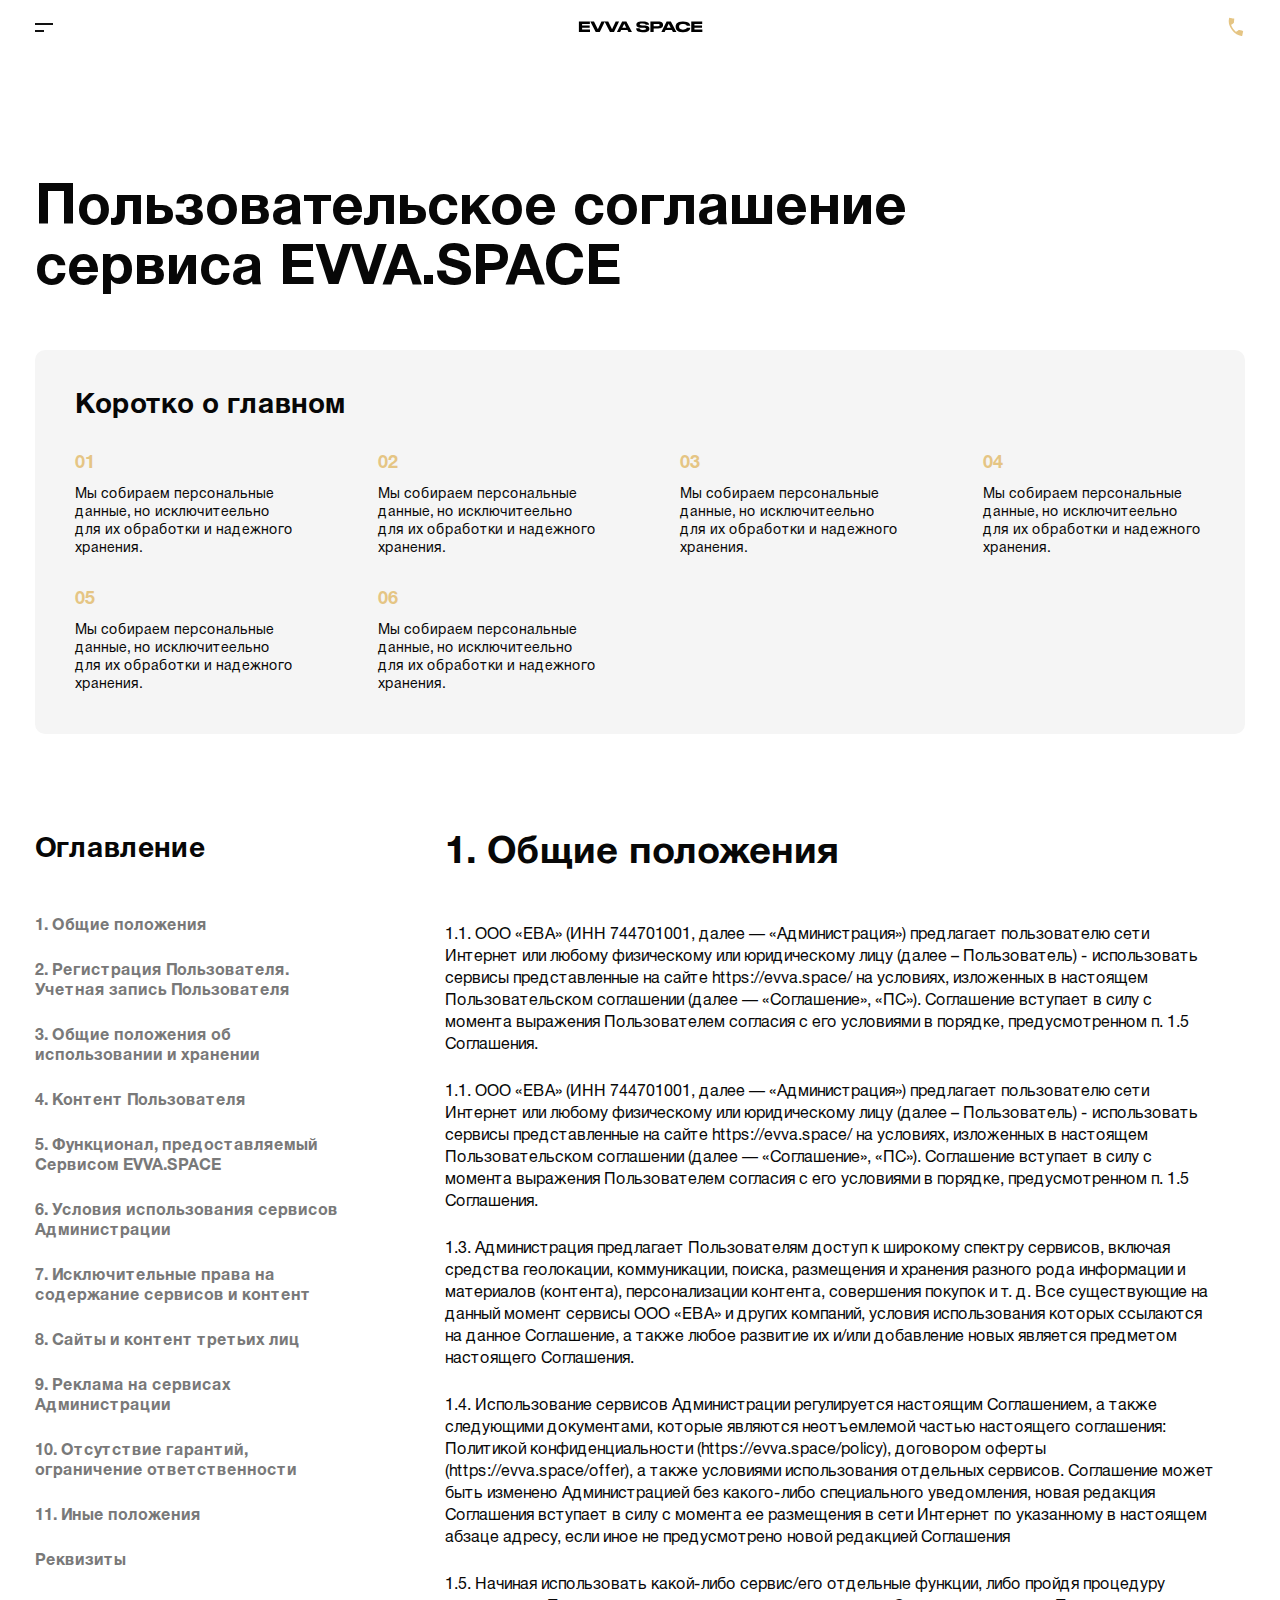
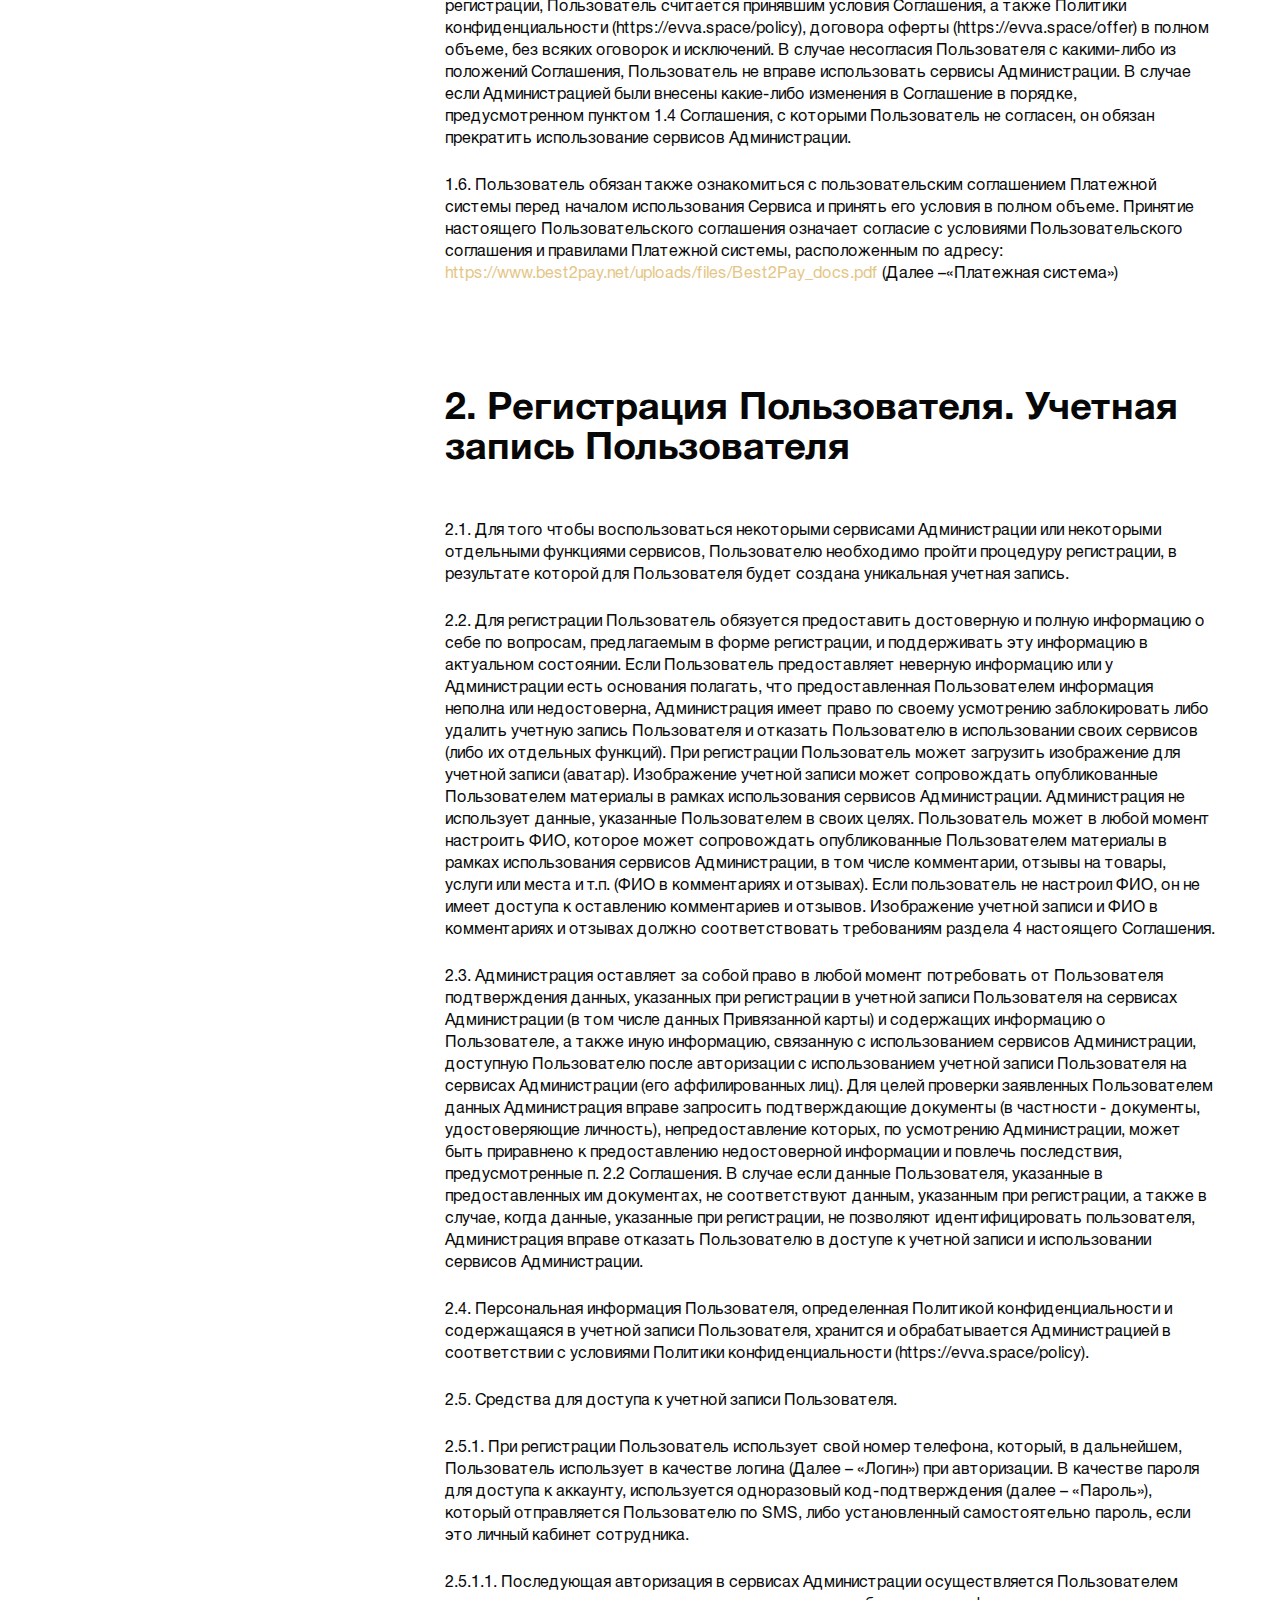
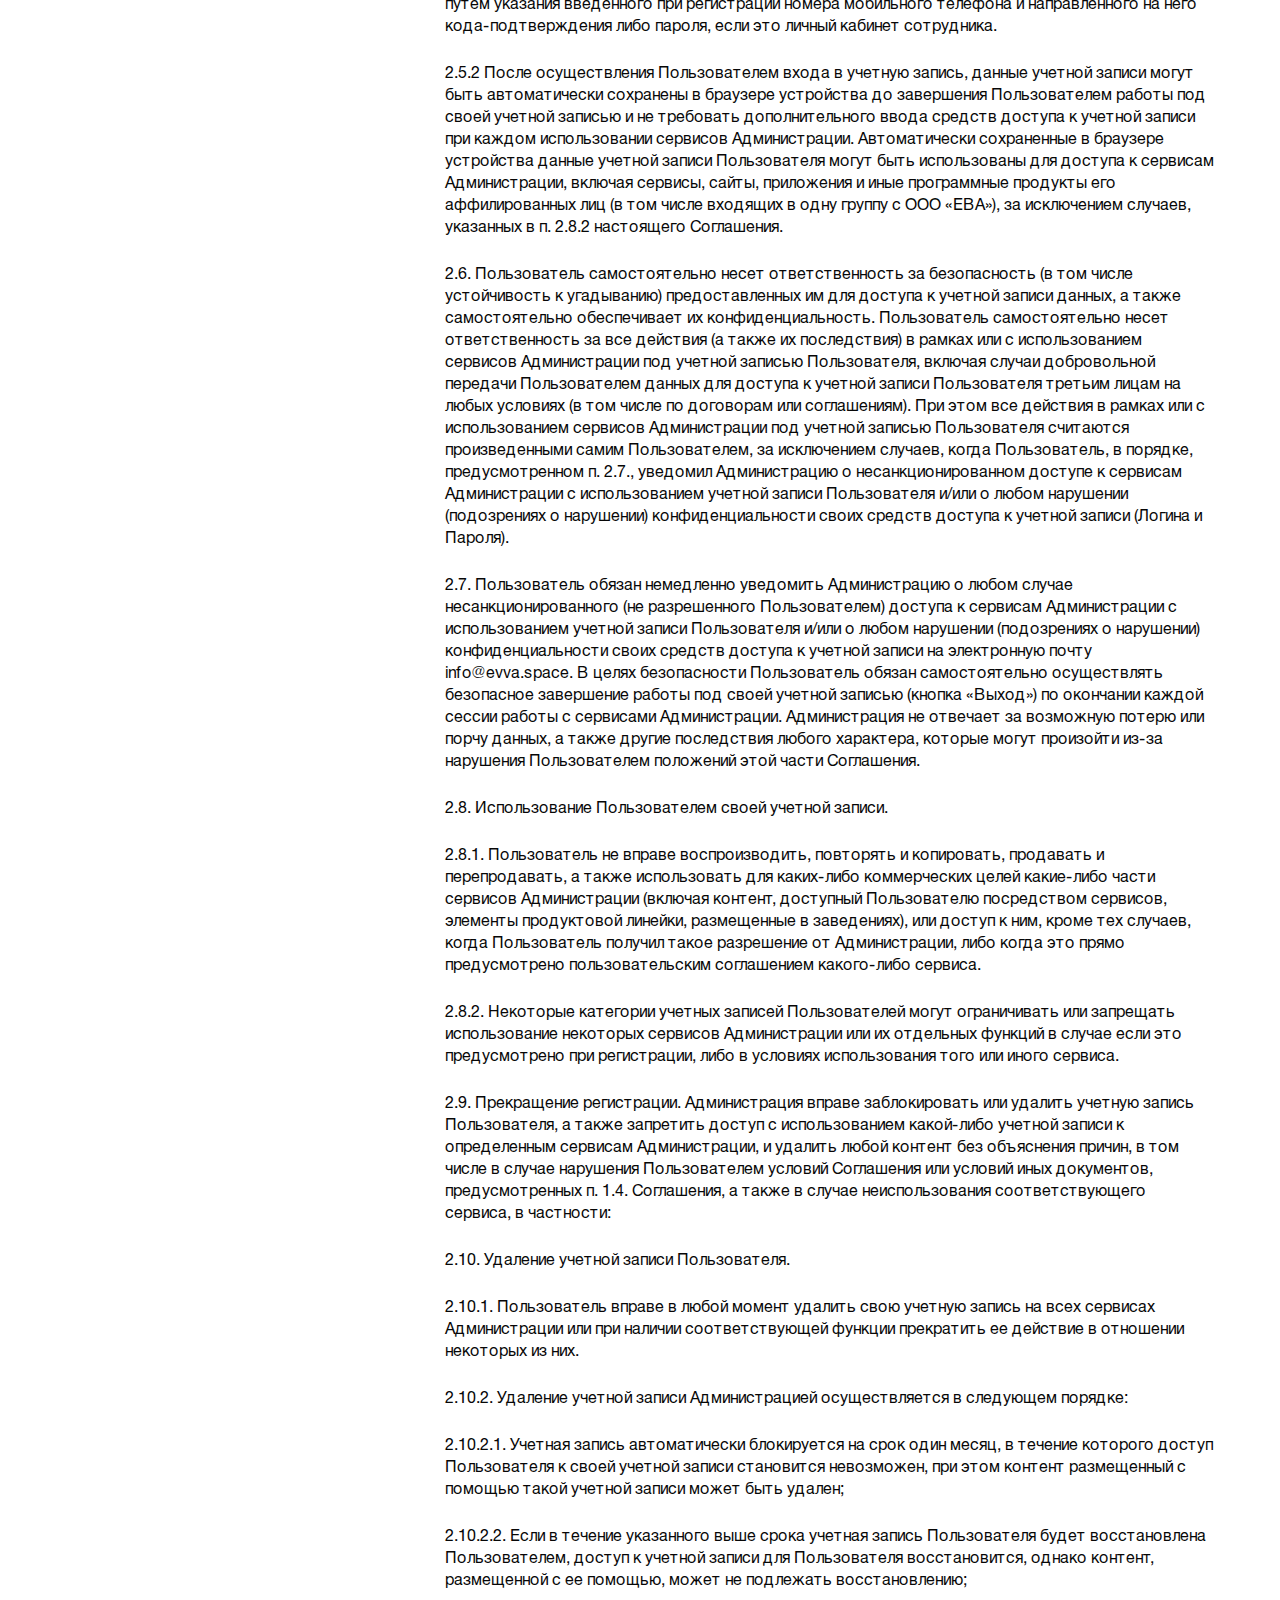
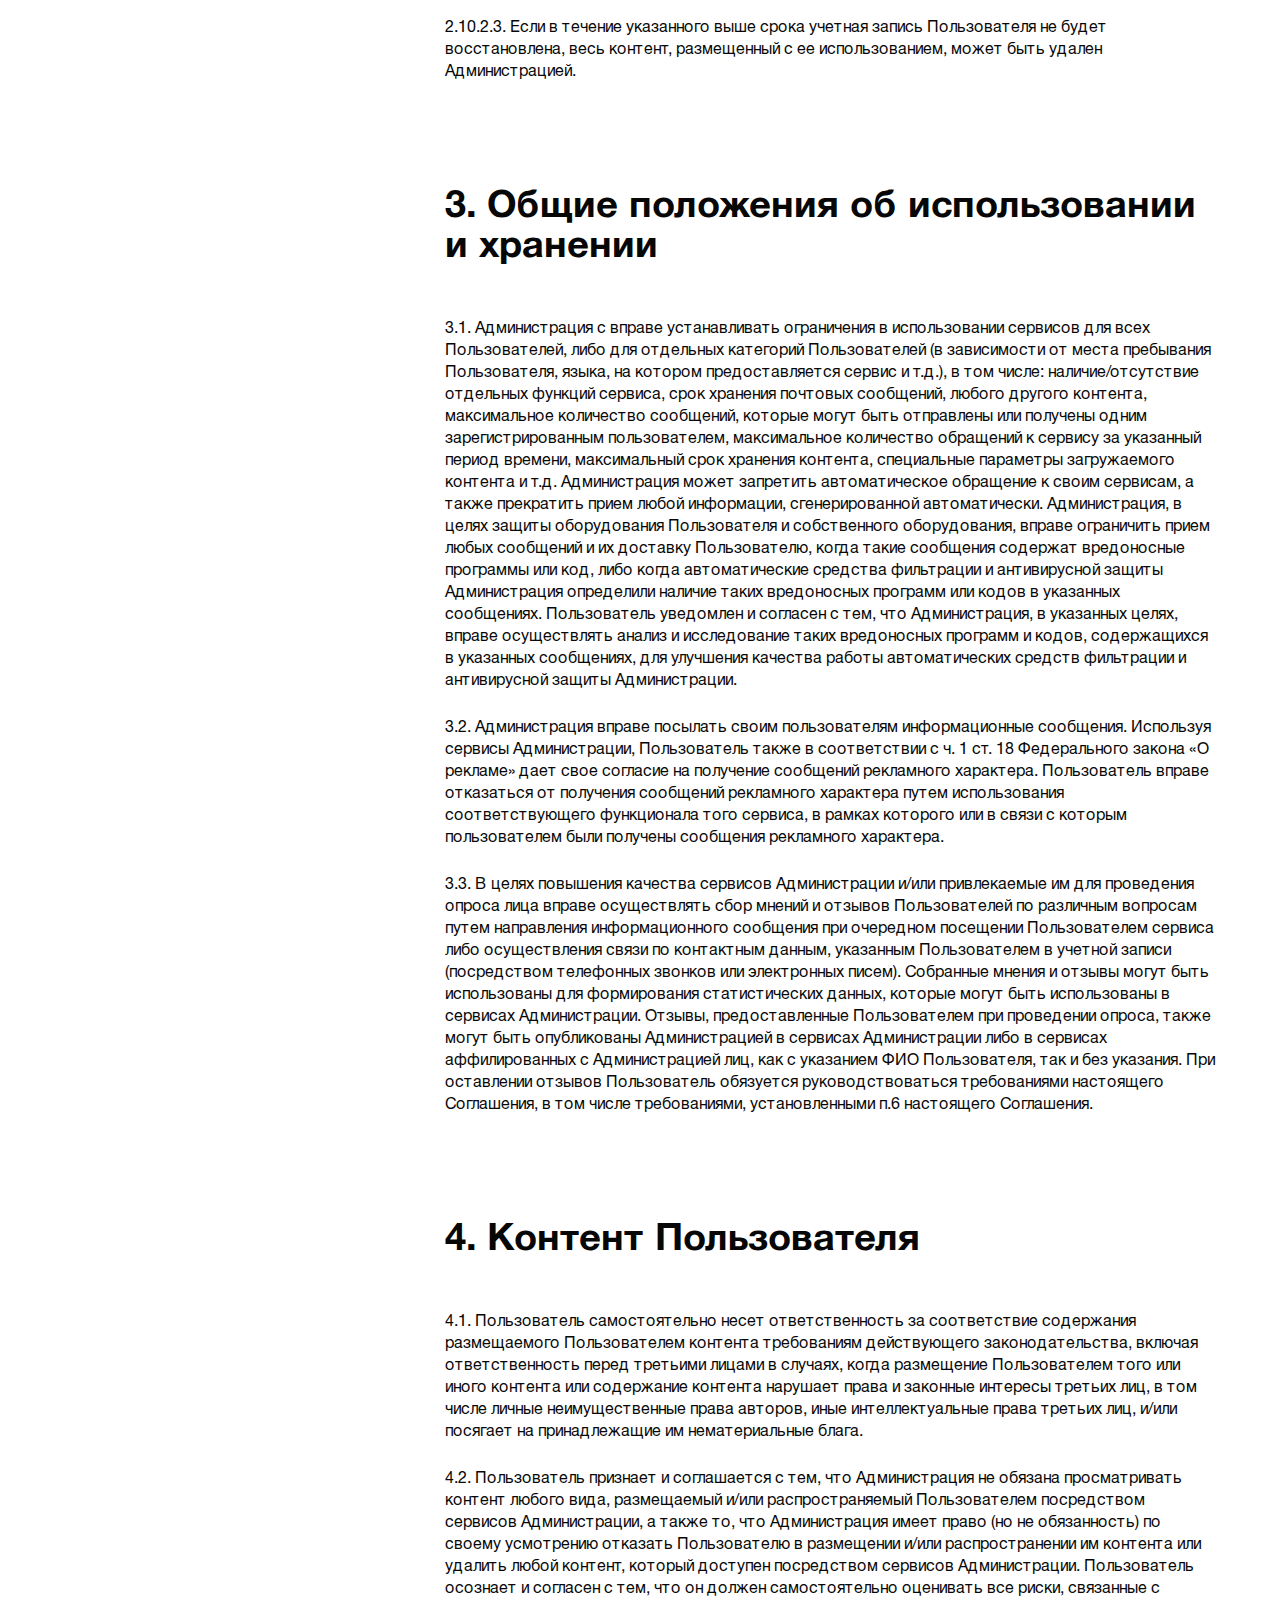
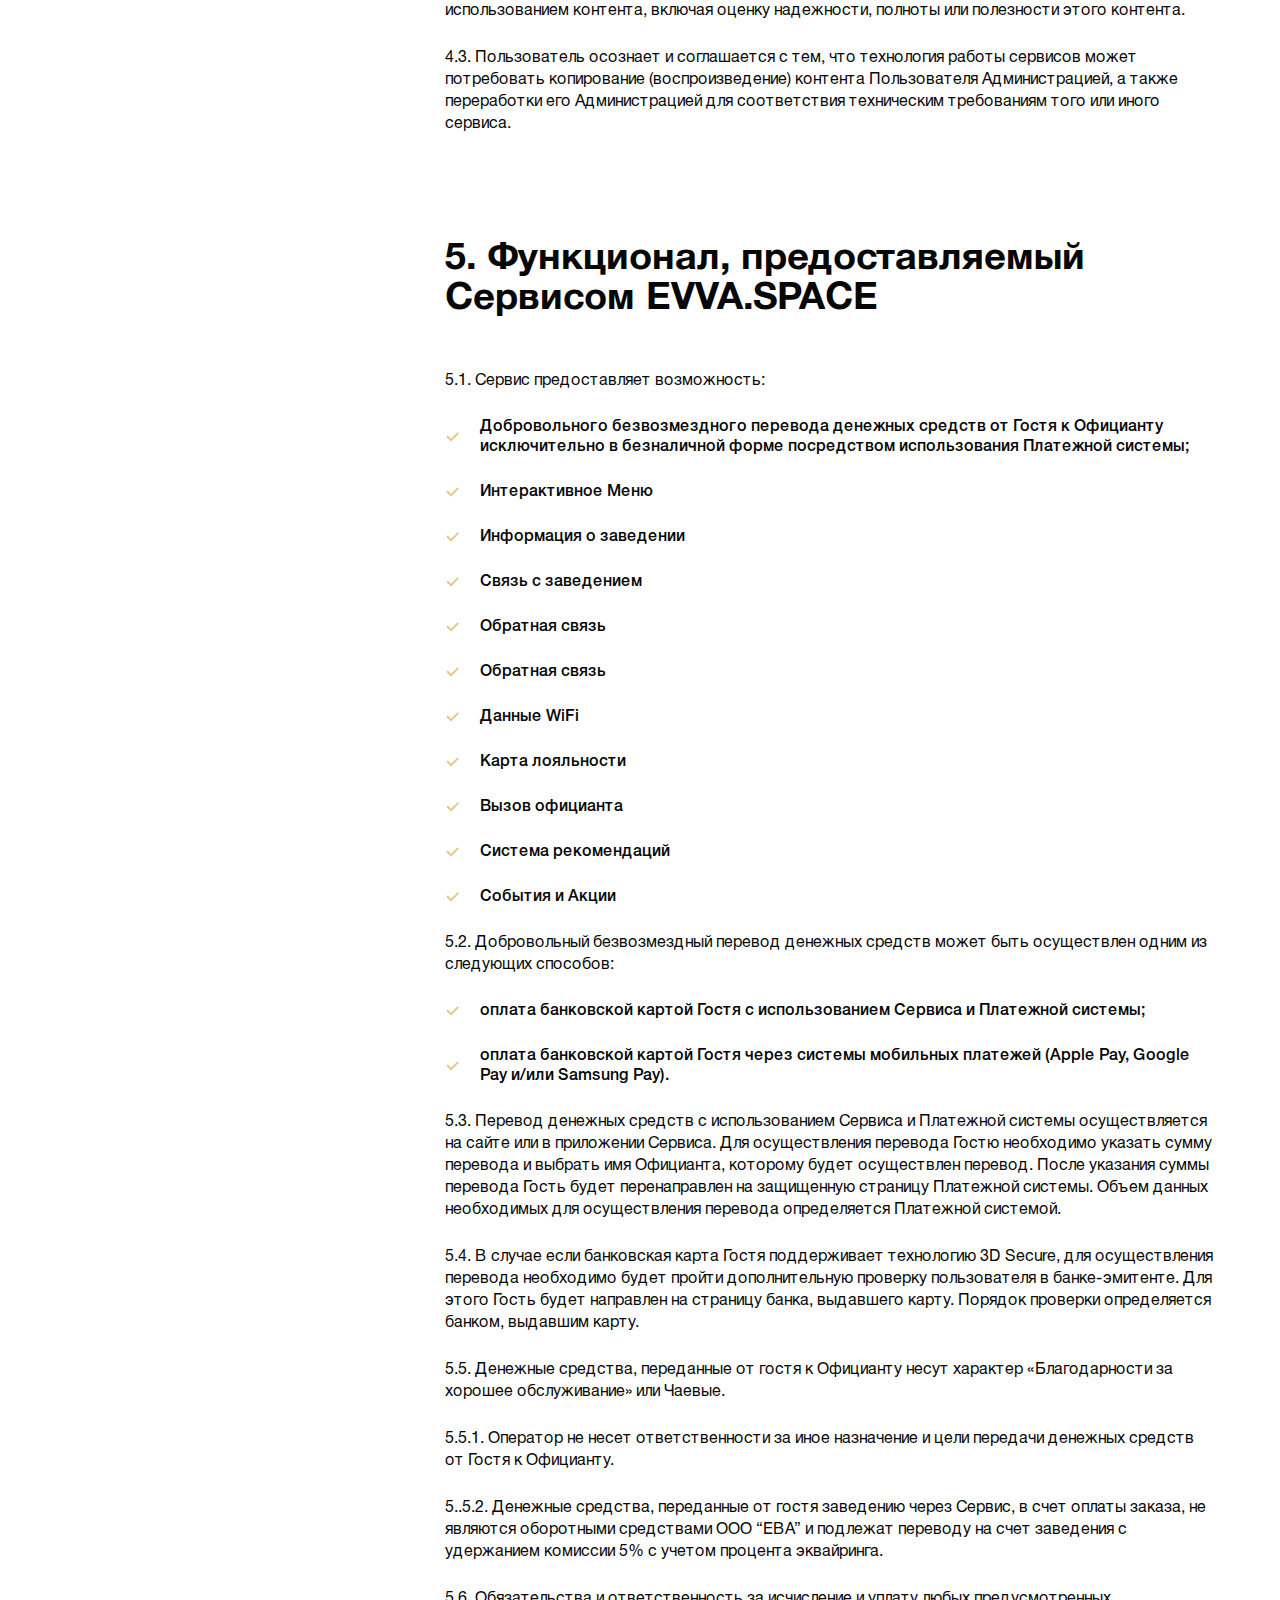
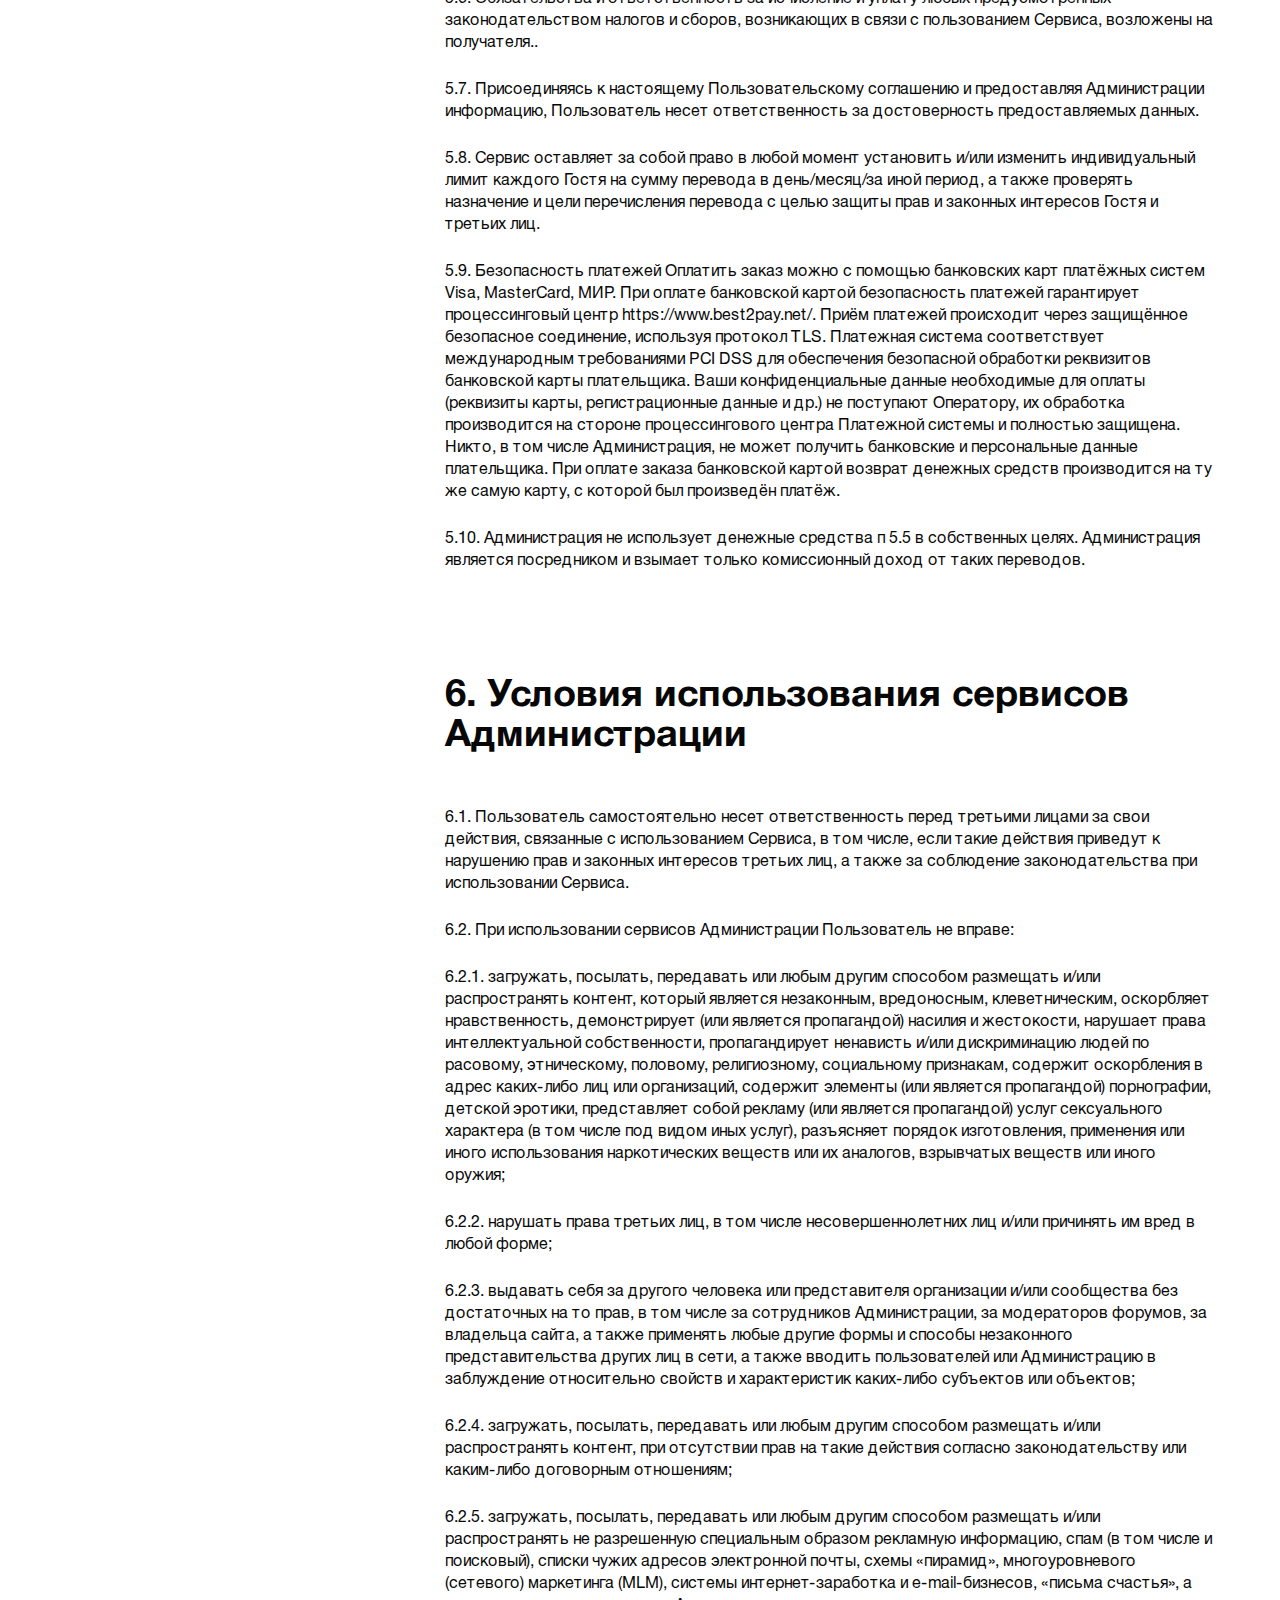
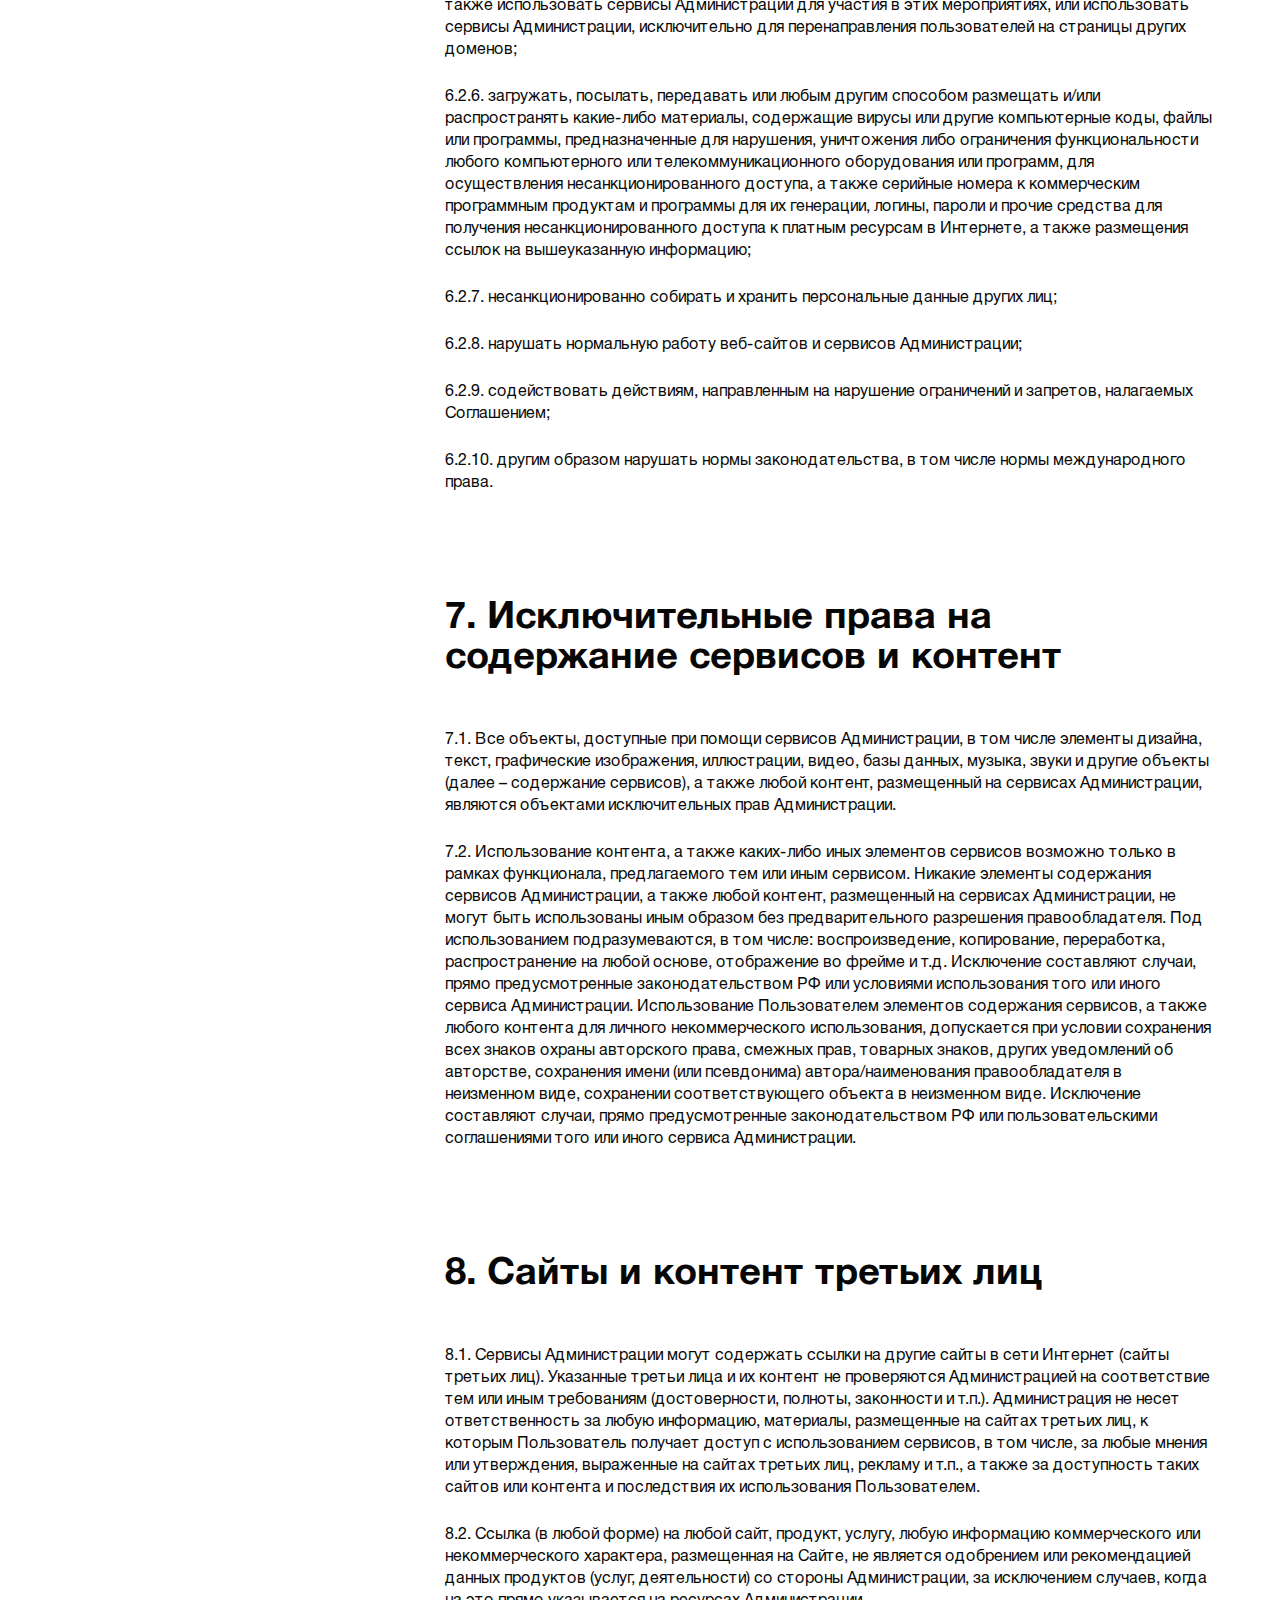
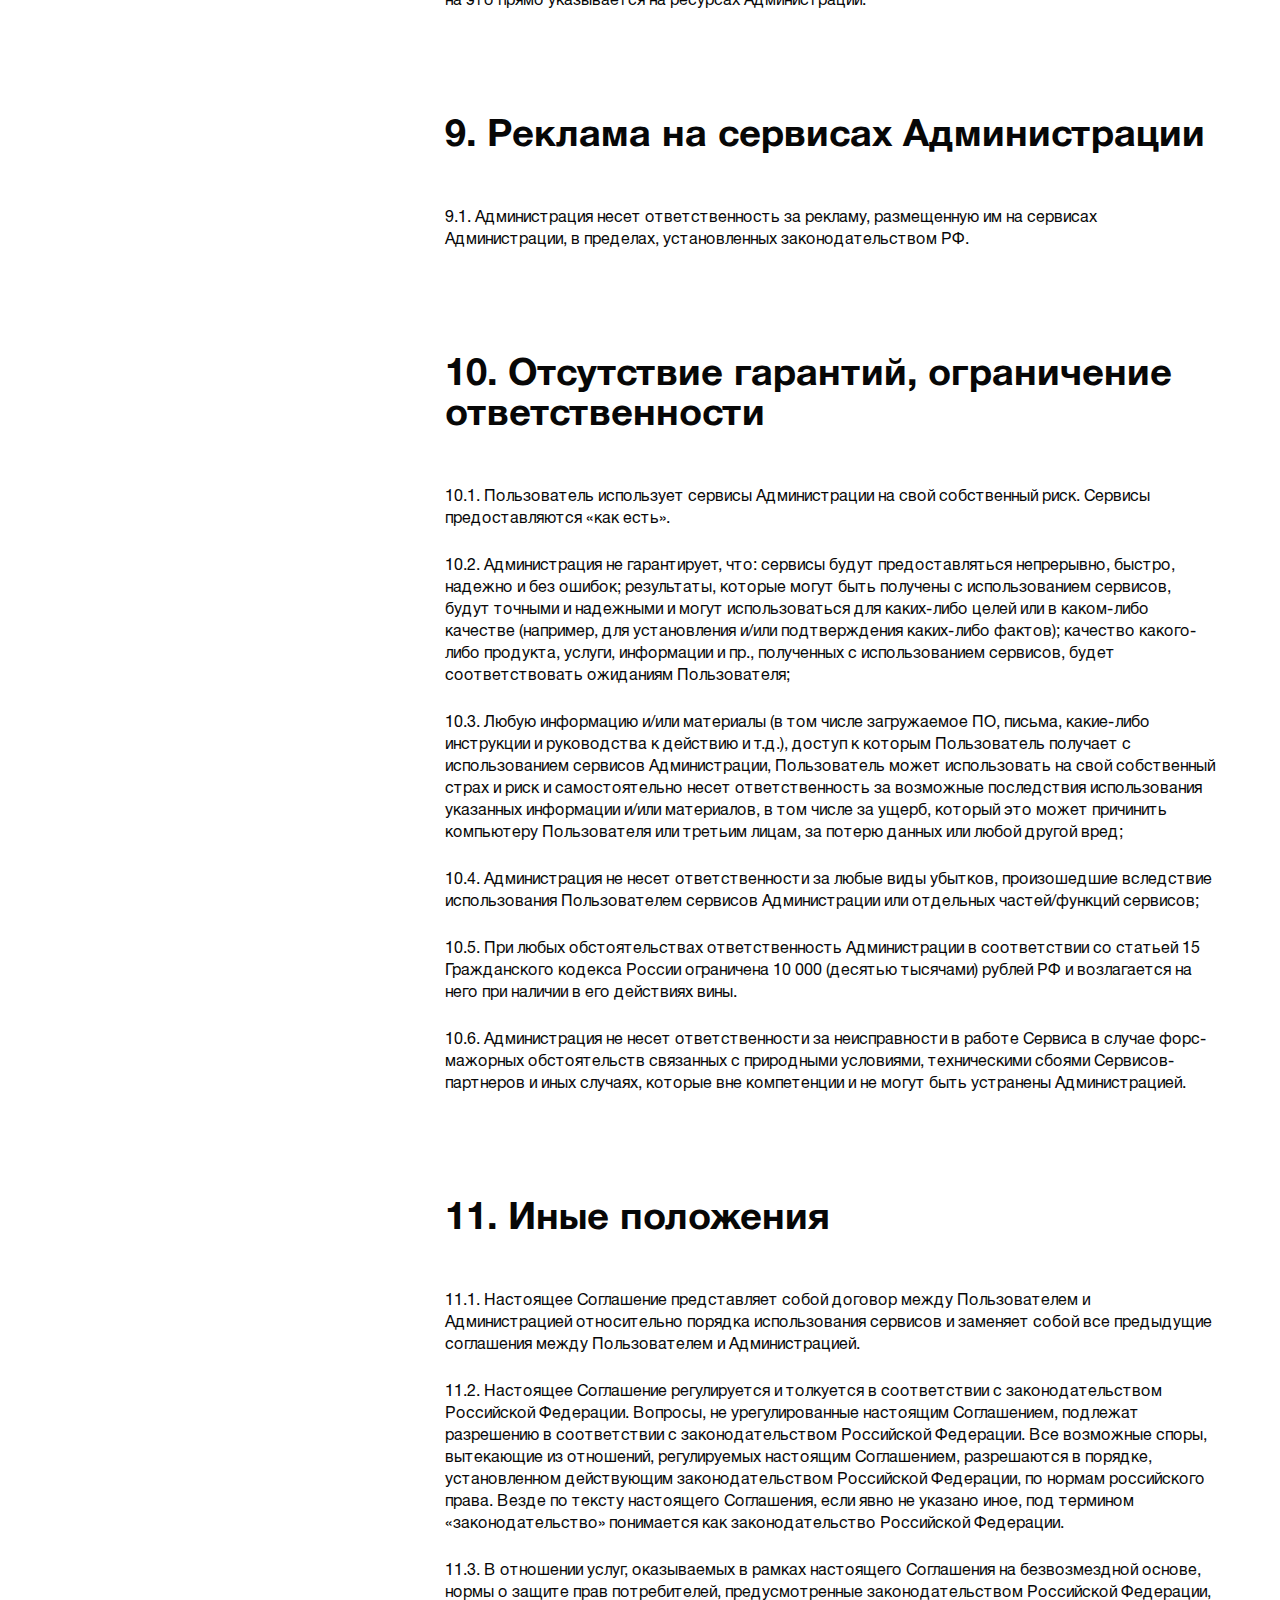
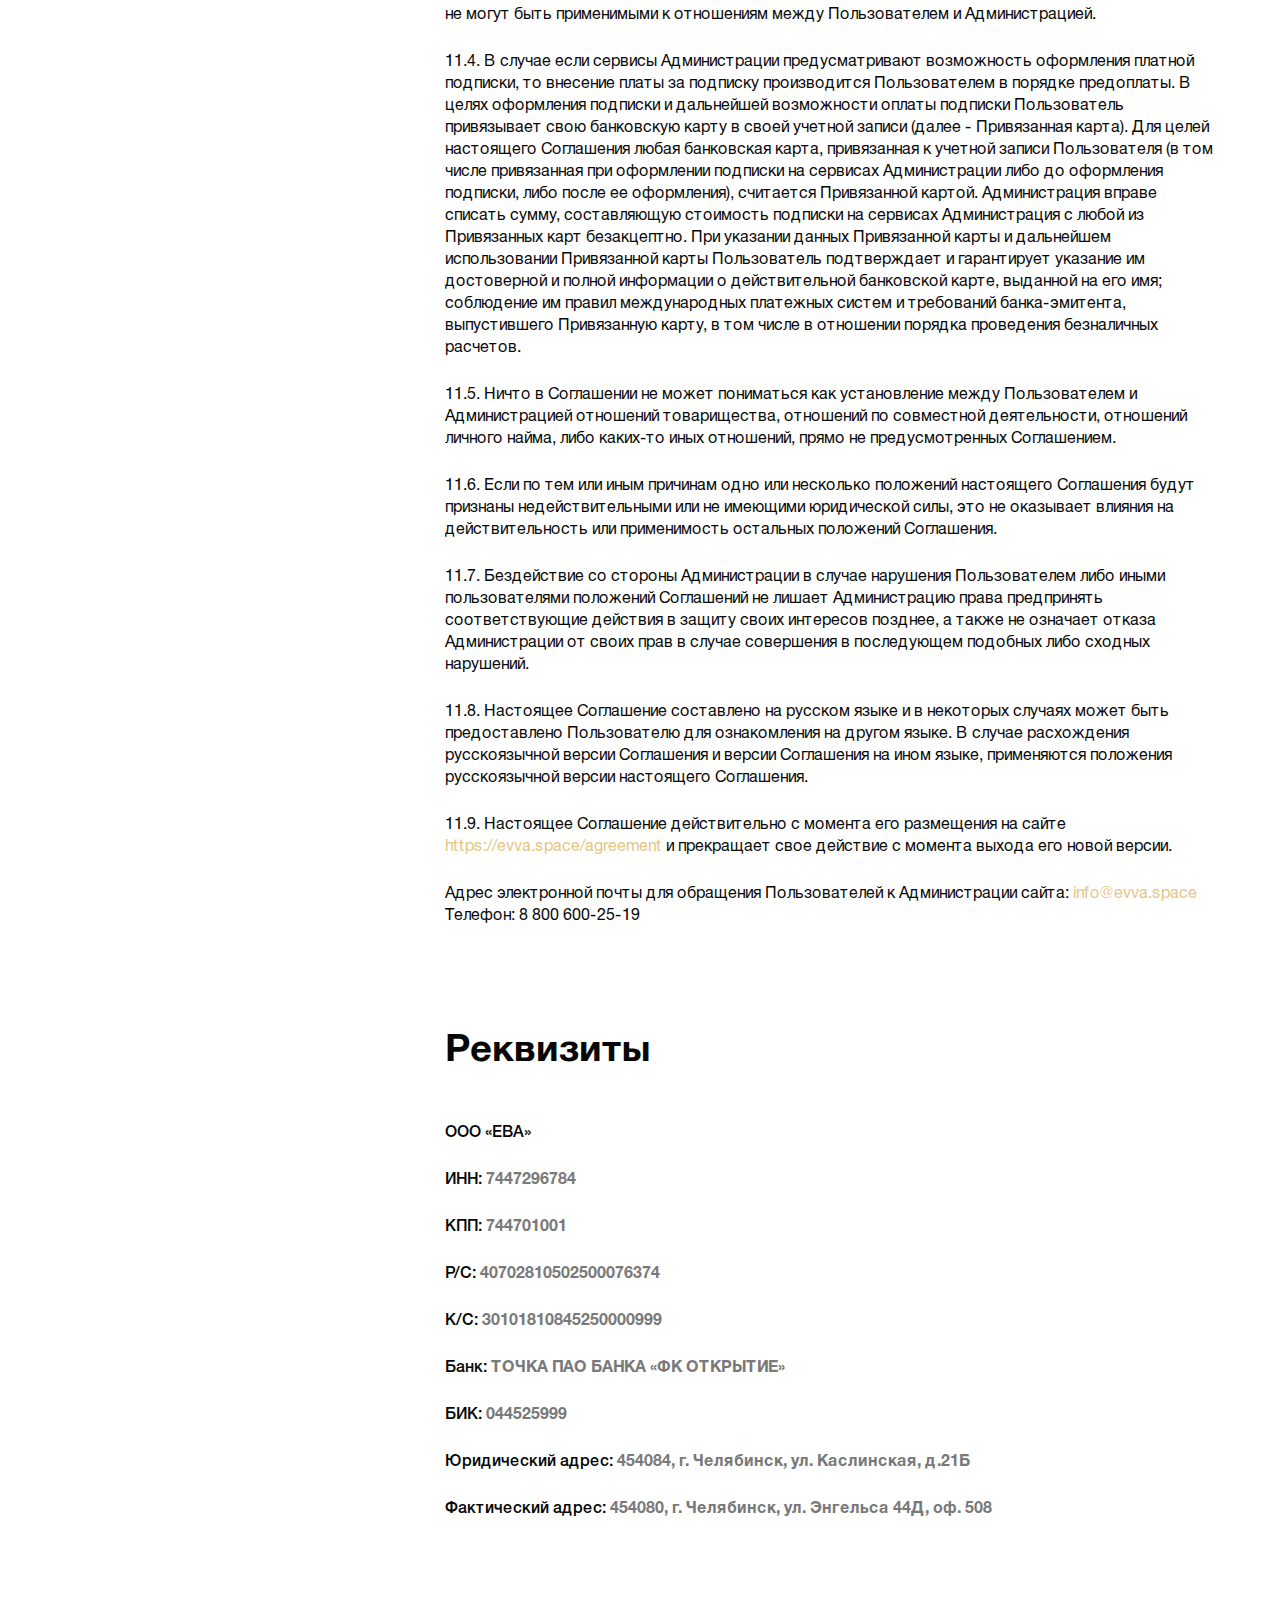
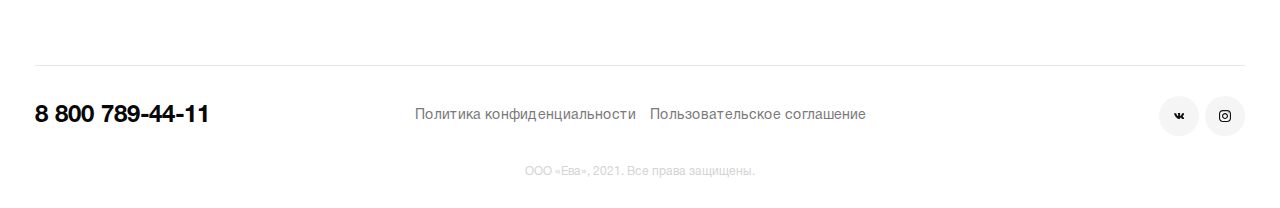
<file: privacy.html>
<!DOCTYPE html>
<html lang="ru">
  <head>
    <meta charset="UTF-8" />
    <!-- <base href="/"> -->
    <meta name="viewport" content="width=device-width, initial-scale=1.0, maximum-scale=1.0, user-scalable=0" />
    <link rel="stylesheet" href="assets/libs/slick/slick.css" />
    <link rel="stylesheet" href="assets/libs/magnific-popup/magnific-popup.css" />
    <link rel="stylesheet" href="assets/libs/animate/animate.min.css" />
    <link rel="stylesheet" href="assets/css/main.css?v=12632" />

    <link rel="icon" type="image/png" href="icons/favicon.png" />
    <link rel="icon" type="image/png" href="icons/favicon.png" />
    <title>EVVA</title>
  </head>
  <body>
    <header id="header" class="header _light">
      <div class="header-container">
        <div class="header-body">
          <div class="header-burger__wrapper" id="header-burger">
            <div class="header-burger">
              <span></span>
              <span></span>
            </div>
          </div>
          <a href="/" class="header-logo">
            <img src="assets/img/logo.svg" alt="" />
          </a>
          <div id="mobMenu" class="header-menu__wrapp">
            <div class="header-menu__head">
              <div class="header-menu__title">Меню</div>
              <div class="header-menu__close close-mob-menu-js">
                <span></span>
                <span></span>
              </div>
            </div>
            <ul class="header-menu">
              <li><a class="close-mob-menu-js scrollto" href="/#about">Что такое EVVA</a></li>
              <li><a class="close-mob-menu-js scrollto" href="/#what-can">Чем полезна EVVA</a></li>
              <li><a class="close-mob-menu-js scrollto" href="/#applying">Где можно применить</a></li>
              <li><a class="close-mob-menu-js scrollto" href="/#products">Продукция EVVA</a></li>
              <li><a class="close-mob-menu-js scrollto" href="/#prices">Сколько стоит EVVA</a></li>
            </ul>
            <a href="#" class="header-btn header__mob-conten close-mob-menu-js">Войти</a>
          </div>
          <div class="header-options">
            <div class="header-contact">
              <a href="tel:+88007894411" class="contact-tell">
                8 800 789-44-11
                <img src="assets/img/icons/tell.svg" alt="" />
              </a>
            </div>
            <a href="#" class="header-btn btn">Войти</a>
          </div>
        </div>
      </div>
    </header>

    <section class="privacy-policy">
      <div class="container">
        <h2 class="privacy-policy__title">
          Пользовательское соглашение <br />
          сервиса EVVA.SPACE
        </h2>
        <div class="privacy-policy__contents">
          <div class="privacy-policy__contents-title">Коротко о главном</div>
          <ul class="privacy-policy__contents-list">
            <li class="privacy-policy__contents-item"><span>01</span> Мы собираем персональные данные, но исключитеельно для их обработки и надежного хранения.</li>
            <li class="privacy-policy__contents-item"><span>02</span> Мы собираем персональные данные, но исключитеельно для их обработки и надежного хранения.</li>
            <li class="privacy-policy__contents-item"><span>03</span> Мы собираем персональные данные, но исключитеельно для их обработки и надежного хранения.</li>
            <li class="privacy-policy__contents-item"><span>04</span> Мы собираем персональные данные, но исключитеельно для их обработки и надежного хранения.</li>
            <li class="privacy-policy__contents-item"><span>05</span> Мы собираем персональные данные, но исключитеельно для их обработки и надежного хранения.</li>
            <li class="privacy-policy__contents-item"><span>06</span> Мы собираем персональные данные, но исключитеельно для их обработки и надежного хранения.</li>
          </ul>
        </div>
        <div class="privacy-policy__body">
          <div class="privacy-policy__menu-body">
            <div class="privacy-policy__menu-title">Оглавление</div>
            <ul class="privacy-policy__menu">
              <li class="privacy-policy__menu-item">
                <a href="#paragraph-1" class="privacy-policy__menu-link scrollto">1. Общие положения</a>
              </li>
              <li class="privacy-policy__menu-item">
                <a href="#paragraph-2" class="privacy-policy__menu-link scrollto">2. Регистрация Пользователя. Учетная запись Пользователя</a>
              </li>
              <li class="privacy-policy__menu-item">
                <a href="#paragraph-3" class="privacy-policy__menu-link scrollto">3. Общие положения об использовании и хранении</a>
              </li>
              <li class="privacy-policy__menu-item">
                <a href="#paragraph-4" class="privacy-policy__menu-link scrollto">4. Контент Пользователя</a>
              </li>
              <li class="privacy-policy__menu-item">
                <a href="#paragraph-5" class="privacy-policy__menu-link scrollto">5. Функционал, предоставляемый Сервисом EVVA.SPACE</a>
              </li>
              <li class="privacy-policy__menu-item">
                <a href="#paragraph-6" class="privacy-policy__menu-link scrollto">6. Условия использования сервисов Администрации</a>
              </li>
              <li class="privacy-policy__menu-item">
                <a href="#paragraph-7" class="privacy-policy__menu-link scrollto">7. Исключительные права на содержание сервисов и контент </a>
              </li>
              <li class="privacy-policy__menu-item">
                <a href="#paragraph-8" class="privacy-policy__menu-link scrollto">8. Сайты и контент третьих лиц</a>
              </li>
              <li class="privacy-policy__menu-item">
                <a href="#paragraph-9" class="privacy-policy__menu-link scrollto">9. Реклама на сервисах Администрации</a>
              </li>
              <li class="privacy-policy__menu-item">
                <a href="#paragraph-10" class="privacy-policy__menu-link scrollto">10. Отсутствие гарантий, ограничение ответственности</a>
              </li>
              <li class="privacy-policy__menu-item">
                <a href="#paragraph-11" class="privacy-policy__menu-link scrollto">11. Иные положения</a>
              </li>
              <li class="privacy-policy__menu-item">
                <a href="#paragraph-12" class="privacy-policy__menu-link scrollto">Реквизиты</a>
              </li>
            </ul>
          </div>

          <div class="privacy-policy__content">
            <div id="paragraph-1" class="privacy-policy__paragraph">
              <h2>1. Общие положения</h2>

              <p>1.1. ООО «ЕВА» (ИНН 744701001, далее — «Администрация») предлагает пользователю сети Интернет или любому физическому или юридическому лицу (далее – Пользователь) - использовать сервисы представленные на сайте https://evva.space/ на условиях, изложенных в настоящем Пользовательском соглашении (далее — «Соглашение», «ПС»). Соглашение вступает в силу с момента выражения Пользователем согласия с его условиями в порядке, предусмотренном п. 1.5 Соглашения.</p>
              <p>1.1. ООО «ЕВА» (ИНН 744701001, далее — «Администрация») предлагает пользователю сети Интернет или любому физическому или юридическому лицу (далее – Пользователь) - использовать сервисы представленные на сайте https://evva.space/ на условиях, изложенных в настоящем Пользовательском соглашении (далее — «Соглашение», «ПС»). Соглашение вступает в силу с момента выражения Пользователем согласия с его условиями в порядке, предусмотренном п. 1.5 Соглашения.</p>
              <p>1.3. Администрация предлагает Пользователям доступ к широкому спектру сервисов, включая средства геолокации, коммуникации, поиска, размещения и хранения разного рода информации и материалов (контента), персонализации контента, совершения покупок и т. д. Все существующие на данный момент сервисы ООО «ЕВА» и других компаний, условия использования которых ссылаются на данное Соглашение, а также любое развитие их и/или добавление новых является предметом настоящего Соглашения.</p>
              <p>1.4. Использование сервисов Администрации регулируется настоящим Соглашением, а также следующими документами, которые являются неотъемлемой частью настоящего соглашения: Политикой конфиденциальности (https://evva.space/policy), договором оферты (https://evva.space/offer), а также условиями использования отдельных сервисов. Соглашение может быть изменено Администрацией без какого-либо специального уведомления, новая редакция Соглашения вступает в силу с момента ее размещения в сети Интернет по указанному в настоящем абзаце адресу, если иное не предусмотрено новой редакцией Соглашения</p>
              <p>1.5. Начиная использовать какой-либо сервис/его отдельные функции, либо пройдя процедуру регистрации, Пользователь считается принявшим условия Соглашения, а также Политики конфиденциальности (https://evva.space/policy), договора оферты (https://evva.space/offer) в полном объеме, без всяких оговорок и исключений. В случае несогласия Пользователя с какими-либо из положений Соглашения, Пользователь не вправе использовать сервисы Администрации. В случае если Администрацией были внесены какие-либо изменения в Соглашение в порядке, предусмотренном пунктом 1.4 Соглашения, с которыми Пользователь не согласен, он обязан прекратить использование сервисов Администрации.</p>
              <p>1.6. Пользователь обязан также ознакомиться с пользовательским соглашением Платежной системы перед началом использования Сервиса и принять его условия в полном объеме. Принятие настоящего Пользовательского соглашения означает согласие с условиями Пользовательского соглашения и правилами Платежной системы, расположенным по адресу: <a href="https://www.best2pay.net/uploads/files/Best2Pay_docs.pdf">https://www.best2pay.net/uploads/files/Best2Pay_docs.pdf</a> (Далее –«Платежная система»)</p>
            </div>
            <div id="paragraph-2" class="privacy-policy__paragraph">
              <h2>2. Регистрация Пользователя. Учетная запись Пользователя</h2>

              <p>2.1. Для того чтобы воспользоваться некоторыми сервисами Администрации или некоторыми отдельными функциями сервисов, Пользователю необходимо пройти процедуру регистрации, в результате которой для Пользователя будет создана уникальная учетная запись.</p>
              <p>
                2.2. Для регистрации Пользователь обязуется предоставить достоверную и полную информацию о себе по вопросам, предлагаемым в форме регистрации, и поддерживать эту информацию в актуальном состоянии. Если Пользователь предоставляет неверную информацию или у Администрации есть основания полагать, что предоставленная Пользователем информация неполна или недостоверна, Администрация имеет право по своему усмотрению заблокировать либо удалить учетную запись Пользователя и отказать Пользователю в использовании своих сервисов (либо их отдельных функций). При регистрации Пользователь может загрузить изображение для учетной записи (аватар). Изображение учетной записи может сопровождать опубликованные Пользователем материалы в рамках использования сервисов Администрации. Администрация не использует данные, указанные Пользователем в своих целях. Пользователь может в любой момент настроить ФИО, которое может сопровождать опубликованные Пользователем материалы в рамках использования
                сервисов Администрации, в том числе комментарии, отзывы на товары, услуги или места и т.п. (ФИО в комментариях и отзывах). Если пользователь не настроил ФИО, он не имеет доступа к оставлению комментариев и отзывов. Изображение учетной записи и ФИО в комментариях и отзывах должно соответствовать требованиям раздела 4 настоящего Соглашения.
              </p>
              <p>
                2.3. Администрация оставляет за собой право в любой момент потребовать от Пользователя подтверждения данных, указанных при регистрации в учетной записи Пользователя на сервисах Администрации (в том числе данных Привязанной карты) и содержащих информацию о Пользователе, а также иную информацию, связанную с использованием сервисов Администрации, доступную Пользователю после авторизации с использованием учетной записи Пользователя на сервисах Администрации (его аффилированных лиц). Для целей проверки заявленных Пользователем данных Администрация вправе запросить подтверждающие документы (в частности - документы, удостоверяющие личность), непредоставление которых, по усмотрению Администрации, может быть приравнено к предоставлению недостоверной информации и повлечь последствия, предусмотренные п. 2.2 Соглашения. В случае если данные Пользователя, указанные в предоставленных им документах, не соответствуют данным, указанным при регистрации, а также в случае, когда данные,
                указанные при регистрации, не позволяют идентифицировать пользователя, Администрация вправе отказать Пользователю в доступе к учетной записи и использовании сервисов Администрации.
              </p>
              <p>2.4. Персональная информация Пользователя, определенная Политикой конфиденциальности и содержащаяся в учетной записи Пользователя, хранится и обрабатывается Администрацией в соответствии с условиями Политики конфиденциальности (https://evva.space/policy).</p>
              <p>2.5. Средства для доступа к учетной записи Пользователя.</p>
              <p>2.5.1. При регистрации Пользователь использует свой номер телефона, который, в дальнейшем, Пользователь использует в качестве логина (Далее – «Логин») при авторизации. В качестве пароля для доступа к аккаунту, используется одноразовый код-подтверждения (далее – «Пароль»), который отправляется Пользователю по SMS, либо установленный самостоятельно пароль, если это личный кабинет сотрудника.</p>
              <p>2.5.1.1. Последующая авторизация в сервисах Администрации осуществляется Пользователем путем указания введенного при регистрации номера мобильного телефона и направленного на него кода-подтверждения либо пароля, если это личный кабинет сотрудника.</p>
              <p>2.5.2 После осуществления Пользователем входа в учетную запись, данные учетной записи могут быть автоматически сохранены в браузере устройства до завершения Пользователем работы под своей учетной записью и не требовать дополнительного ввода средств доступа к учетной записи при каждом использовании сервисов Администрации. Автоматически сохраненные в браузере устройства данные учетной записи Пользователя могут быть использованы для доступа к сервисам Администрации, включая сервисы, сайты, приложения и иные программные продукты его аффилированных лиц (в том числе входящих в одну группу с ООО «ЕВА»), за исключением случаев, указанных в п. 2.8.2 настоящего Соглашения.</p>
              <p>
                2.6. Пользователь самостоятельно несет ответственность за безопасность (в том числе устойчивость к угадыванию) предоставленных им для доступа к учетной записи данных, а также самостоятельно обеспечивает их конфиденциальность. Пользователь самостоятельно несет ответственность за все действия (а также их последствия) в рамках или с использованием сервисов Администрации под учетной записью Пользователя, включая случаи добровольной передачи Пользователем данных для доступа к учетной записи Пользователя третьим лицам на любых условиях (в том числе по договорам или соглашениям). При этом все действия в рамках или с использованием сервисов Администрации под учетной записью Пользователя считаются произведенными самим Пользователем, за исключением случаев, когда Пользователь, в порядке, предусмотренном п. 2.7., уведомил Администрацию о несанкционированном доступе к сервисам Администрации с использованием учетной записи Пользователя и/или о любом нарушении (подозрениях о
                нарушении) конфиденциальности своих средств доступа к учетной записи (Логина и Пароля).
              </p>
              <p>2.7. Пользователь обязан немедленно уведомить Администрацию о любом случае несанкционированного (не разрешенного Пользователем) доступа к сервисам Администрации с использованием учетной записи Пользователя и/или о любом нарушении (подозрениях о нарушении) конфиденциальности своих средств доступа к учетной записи на электронную почту info@evva.space. В целях безопасности Пользователь обязан самостоятельно осуществлять безопасное завершение работы под своей учетной записью (кнопка «Выход») по окончании каждой сессии работы с сервисами Администрации. Администрация не отвечает за возможную потерю или порчу данных, а также другие последствия любого характера, которые могут произойти из-за нарушения Пользователем положений этой части Соглашения.</p>
              <p>2.8. Использование Пользователем своей учетной записи.</p>
              <p>2.8.1. Пользователь не вправе воспроизводить, повторять и копировать, продавать и перепродавать, а также использовать для каких-либо коммерческих целей какие-либо части сервисов Администрации (включая контент, доступный Пользователю посредством сервисов, элементы продуктовой линейки, размещенные в заведениях), или доступ к ним, кроме тех случаев, когда Пользователь получил такое разрешение от Администрации, либо когда это прямо предусмотрено пользовательским соглашением какого-либо сервиса.</p>
              <p>2.8.2. Некоторые категории учетных записей Пользователей могут ограничивать или запрещать использование некоторых сервисов Администрации или их отдельных функций в случае если это предусмотрено при регистрации, либо в условиях использования того или иного сервиса.</p>
              <p>2.9. Прекращение регистрации. Администрация вправе заблокировать или удалить учетную запись Пользователя, а также запретить доступ с использованием какой-либо учетной записи к определенным сервисам Администрации, и удалить любой контент без объяснения причин, в том числе в случае нарушения Пользователем условий Соглашения или условий иных документов, предусмотренных п. 1.4. Соглашения, а также в случае неиспользования соответствующего сервиса, в частности:</p>
              <p>2.10. Удаление учетной записи Пользователя.</p>
              <p>2.10.1. Пользователь вправе в любой момент удалить свою учетную запись на всех сервисах Администрации или при наличии соответствующей функции прекратить ее действие в отношении некоторых из них.</p>
              <p>2.10.2. Удаление учетной записи Администрацией осуществляется в следующем порядке:</p>
              <p>2.10.2.1. Учетная запись автоматически блокируется на срок один месяц, в течение которого доступ Пользователя к своей учетной записи становится невозможен, при этом контент размещенный с помощью такой учетной записи может быть удален;</p>
              <p>2.10.2.2. Если в течение указанного выше срока учетная запись Пользователя будет восстановлена Пользователем, доступ к учетной записи для Пользователя восстановится, однако контент, размещенной с ее помощью, может не подлежать восстановлению;</p>
              <p>2.10.2.3. Если в течение указанного выше срока учетная запись Пользователя не будет восстановлена, весь контент, размещенный с ее использованием, может быть удален Администрацией.</p>
            </div>
            <div id="paragraph-3" class="privacy-policy__paragraph">
              <h2>3. Общие положения об использовании и хранении</h2>

              <p>
                3.1. Администрация с вправе устанавливать ограничения в использовании сервисов для всех Пользователей, либо для отдельных категорий Пользователей (в зависимости от места пребывания Пользователя, языка, на котором предоставляется сервис и т.д.), в том числе: наличие/отсутствие отдельных функций сервиса, срок хранения почтовых сообщений, любого другого контента, максимальное количество сообщений, которые могут быть отправлены или получены одним зарегистрированным пользователем, максимальное количество обращений к сервису за указанный период времени, максимальный срок хранения контента, специальные параметры загружаемого контента и т.д. Администрация может запретить автоматическое обращение к своим сервисам, а также прекратить прием любой информации, сгенерированной автоматически. Администрация, в целях защиты оборудования Пользователя и собственного оборудования, вправе ограничить прием любых сообщений и их доставку Пользователю, когда такие сообщения содержат вредоносные
                программы или код, либо когда автоматические средства фильтрации и антивирусной защиты Администрация определили наличие таких вредоносных программ или кодов в указанных сообщениях. Пользователь уведомлен и согласен с тем, что Администрация, в указанных целях, вправе осуществлять анализ и исследование таких вредоносных программ и кодов, содержащихся в указанных сообщениях, для улучшения качества работы автоматических средств фильтрации и антивирусной защиты Администрации.
              </p>
              <p>3.2. Администрация вправе посылать своим пользователям информационные сообщения. Используя сервисы Администрации, Пользователь также в соответствии с ч. 1 ст. 18 Федерального закона «О рекламе» дает свое согласие на получение сообщений рекламного характера. Пользователь вправе отказаться от получения сообщений рекламного характера путем использования соответствующего функционала того сервиса, в рамках которого или в связи с которым пользователем были получены сообщения рекламного характера.</p>
              <p>3.3. В целях повышения качества сервисов Администрации и/или привлекаемые им для проведения опроса лица вправе осуществлять сбор мнений и отзывов Пользователей по различным вопросам путем направления информационного сообщения при очередном посещении Пользователем сервиса либо осуществления связи по контактным данным, указанным Пользователем в учетной записи (посредством телефонных звонков или электронных писем). Собранные мнения и отзывы могут быть использованы для формирования статистических данных, которые могут быть использованы в сервисах Администрации. Отзывы, предоставленные Пользователем при проведении опроса, также могут быть опубликованы Администрацией в сервисах Администрации либо в сервисах аффилированных с Администрацией лиц, как с указанием ФИО Пользователя, так и без указания. При оставлении отзывов Пользователь обязуется руководствоваться требованиями настоящего Соглашения, в том числе требованиями, установленными п.6 настоящего Соглашения.</p>
            </div>
            <div id="paragraph-4" class="privacy-policy__paragraph">
              <h2>4. Контент Пользователя</h2>

              <p>4.1. Пользователь самостоятельно несет ответственность за соответствие содержания размещаемого Пользователем контента требованиям действующего законодательства, включая ответственность перед третьими лицами в случаях, когда размещение Пользователем того или иного контента или содержание контента нарушает права и законные интересы третьих лиц, в том числе личные неимущественные права авторов, иные интеллектуальные права третьих лиц, и/или посягает на принадлежащие им нематериальные блага.</p>
              <p>4.2. Пользователь признает и соглашается с тем, что Администрация не обязана просматривать контент любого вида, размещаемый и/или распространяемый Пользователем посредством сервисов Администрации, а также то, что Администрация имеет право (но не обязанность) по своему усмотрению отказать Пользователю в размещении и/или распространении им контента или удалить любой контент, который доступен посредством сервисов Администрации. Пользователь осознает и согласен с тем, что он должен самостоятельно оценивать все риски, связанные с использованием контента, включая оценку надежности, полноты или полезности этого контента.</p>
              <p>4.3. Пользователь осознает и соглашается с тем, что технология работы сервисов может потребовать копирование (воспроизведение) контента Пользователя Администрацией, а также переработки его Администрацией для соответствия техническим требованиям того или иного сервиса.</p>
            </div>
            <div id="paragraph-5" class="privacy-policy__paragraph">
              <h2>5. Функционал, предоставляемый Сервисом EVVA.SPACE</h2>

              <p>5.1. Сервис предоставляет возможность:</p>
              <ul>
                <li>Добровольного безвозмездного перевода денежных средств от Гостя к Официанту исключительно в безналичной форме посредством использования Платежной системы;</li>
                <li>Интерактивное Меню</li>
                <li>Информация о заведении</li>
                <li>Связь с заведением</li>
                <li>Обратная связь</li>
                <li>Обратная связь</li>
                <li>Данные WiFi</li>
                <li>Карта лояльности</li>
                <li>Вызов официанта</li>
                <li>Система рекомендаций</li>
                <li>События и Акции</li>
              </ul>
              <p>5.2. Добровольный безвозмездный перевод денежных средств может быть осуществлен одним из следующих способов:</p>
              <ul>
                <li>оплата банковской картой Гостя с использованием Сервиса и Платежной системы;</li>
                <li>оплата банковской картой Гостя через системы мобильных платежей (Apple Pay, Google Pay и/или Samsung Pay).</li>
              </ul>
              <p>5.3. Перевод денежных средств с использованием Сервиса и Платежной системы осуществляется на сайте или в приложении Сервиса. Для осуществления перевода Гостю необходимо указать сумму перевода и выбрать имя Официанта, которому будет осуществлен перевод. После указания суммы перевода Гость будет перенаправлен на защищенную страницу Платежной системы. Объем данных необходимых для осуществления перевода определяется Платежной системой.</p>
              <p>5.4. В случае если банковская карта Гостя поддерживает технологию 3D Secure, для осуществления перевода необходимо будет пройти дополнительную проверку пользователя в банке-эмитенте. Для этого Гость будет направлен на страницу банка, выдавшего карту. Порядок проверки определяется банком, выдавшим карту.</p>
              <p>5.5. Денежные средства, переданные от гостя к Официанту несут характер «Благодарности за хорошее обслуживание» или Чаевые.</p>
              <p>5.5.1. Оператор не несет ответственности за иное назначение и цели передачи денежных средств от Гостя к Официанту.</p>
              <p>5..5.2. Денежные средства, переданные от гостя заведению через Сервис, в счет оплаты заказа, не являются оборотными средствами ООО “ЕВА” и подлежат переводу на счет заведения с удержанием комиссии 5% с учетом процента эквайринга.</p>
              <p>5.6. Обязательства и ответственность за исчисление и уплату любых предусмотренных законодательством налогов и сборов, возникающих в связи с пользованием Сервиса, возложены на получателя..</p>
              <p>5.7. Присоединяясь к настоящему Пользовательскому соглашению и предоставляя Администрации информацию, Пользователь несет ответственность за достоверность предоставляемых данных.</p>
              <p>5.8. Сервис оставляет за собой право в любой момент установить и/или изменить индивидуальный лимит каждого Гостя на сумму перевода в день/месяц/за иной период, а также проверять назначение и цели перечисления перевода с целью защиты прав и законных интересов Гостя и третьих лиц.</p>
              <p>5.9. Безопасность платежей Оплатить заказ можно с помощью банковских карт платёжных систем Visa, MasterCard, МИР. При оплате банковской картой безопасность платежей гарантирует процессинговый центр https://www.best2pay.net/. Приём платежей происходит через защищённое безопасное соединение, используя протокол TLS. Платежная система соответствует международным требованиями PCI DSS для обеспечения безопасной обработки реквизитов банковской карты плательщика. Ваши конфиденциальные данные необходимые для оплаты (реквизиты карты, регистрационные данные и др.) не поступают Оператору, их обработка производится на стороне процессингового центра Платежной системы и полностью защищена. Никто, в том числе Администрация, не может получить банковские и персональные данные плательщика. При оплате заказа банковской картой возврат денежных средств производится на ту же самую карту, с которой был произведён платёж.</p>
              <p>5.10. Администрация не использует денежные средства п 5.5 в собственных целях. Администрация является посредником и взымает только комиссионный доход от таких переводов.</p>
            </div>
            <div id="paragraph-6" class="privacy-policy__paragraph">
              <h2>6. Условия использования сервисов Администрации</h2>

              <p>6.1. Пользователь самостоятельно несет ответственность перед третьими лицами за свои действия, связанные с использованием Сервиса, в том числе, если такие действия приведут к нарушению прав и законных интересов третьих лиц, а также за соблюдение законодательства при использовании Сервиса.</p>
              <p>6.2. При использовании сервисов Администрации Пользователь не вправе:</p>
              <p>6.2.1. загружать, посылать, передавать или любым другим способом размещать и/или распространять контент, который является незаконным, вредоносным, клеветническим, оскорбляет нравственность, демонстрирует (или является пропагандой) насилия и жестокости, нарушает права интеллектуальной собственности, пропагандирует ненависть и/или дискриминацию людей по расовому, этническому, половому, религиозному, социальному признакам, содержит оскорбления в адрес каких-либо лиц или организаций, содержит элементы (или является пропагандой) порнографии, детской эротики, представляет собой рекламу (или является пропагандой) услуг сексуального характера (в том числе под видом иных услуг), разъясняет порядок изготовления, применения или иного использования наркотических веществ или их аналогов, взрывчатых веществ или иного оружия;</p>
              <p>6.2.2. нарушать права третьих лиц, в том числе несовершеннолетних лиц и/или причинять им вред в любой форме;</p>
              <p>6.2.3. выдавать себя за другого человека или представителя организации и/или сообщества без достаточных на то прав, в том числе за сотрудников Администрации, за модераторов форумов, за владельца сайта, а также применять любые другие формы и способы незаконного представительства других лиц в сети, а также вводить пользователей или Администрацию в заблуждение относительно свойств и характеристик каких-либо субъектов или объектов;</p>
              <p>6.2.4. загружать, посылать, передавать или любым другим способом размещать и/или распространять контент, при отсутствии прав на такие действия согласно законодательству или каким-либо договорным отношениям;</p>
              <p>6.2.5. загружать, посылать, передавать или любым другим способом размещать и/или распространять не разрешенную специальным образом рекламную информацию, спам (в том числе и поисковый), списки чужих адресов электронной почты, схемы «пирамид», многоуровневого (сетевого) маркетинга (MLM), системы интернет-заработка и e-mail-бизнесов, «письма счастья», а также использовать сервисы Администрации для участия в этих мероприятиях, или использовать сервисы Администрации, исключительно для перенаправления пользователей на страницы других доменов;</p>
              <p>6.2.6. загружать, посылать, передавать или любым другим способом размещать и/или распространять какие-либо материалы, содержащие вирусы или другие компьютерные коды, файлы или программы, предназначенные для нарушения, уничтожения либо ограничения функциональности любого компьютерного или телекоммуникационного оборудования или программ, для осуществления несанкционированного доступа, а также серийные номера к коммерческим программным продуктам и программы для их генерации, логины, пароли и прочие средства для получения несанкционированного доступа к платным ресурсам в Интернете, а также размещения ссылок на вышеуказанную информацию;</p>
              <p>6.2.7. несанкционированно собирать и хранить персональные данные других лиц;</p>
              <p>6.2.8. нарушать нормальную работу веб-сайтов и сервисов Администрации;</p>
              <p>6.2.9. содействовать действиям, направленным на нарушение ограничений и запретов, налагаемых Соглашением;</p>
              <p>6.2.10. другим образом нарушать нормы законодательства, в том числе нормы международного права.</p>
            </div>
            <div id="paragraph-7" class="privacy-policy__paragraph">
              <h2>7. Исключительные права на содержание сервисов и контент</h2>

              <p>7.1. Все объекты, доступные при помощи сервисов Администрации, в том числе элементы дизайна, текст, графические изображения, иллюстрации, видео, базы данных, музыка, звуки и другие объекты (далее – содержание сервисов), а также любой контент, размещенный на сервисах Администрации, являются объектами исключительных прав Администрации.</p>
              <p>
                7.2. Использование контента, а также каких-либо иных элементов сервисов возможно только в рамках функционала, предлагаемого тем или иным сервисом. Никакие элементы содержания сервисов Администрации, а также любой контент, размещенный на сервисах Администрации, не могут быть использованы иным образом без предварительного разрешения правообладателя. Под использованием подразумеваются, в том числе: воспроизведение, копирование, переработка, распространение на любой основе, отображение во фрейме и т.д. Исключение составляют случаи, прямо предусмотренные законодательством РФ или условиями использования того или иного сервиса Администрации. Использование Пользователем элементов содержания сервисов, а также любого контента для личного некоммерческого использования, допускается при условии сохранения всех знаков охраны авторского права, смежных прав, товарных знаков, других уведомлений об авторстве, сохранения имени (или псевдонима) автора/наименования правообладателя в
                неизменном виде, сохранении соответствующего объекта в неизменном виде. Исключение составляют случаи, прямо предусмотренные законодательством РФ или пользовательскими соглашениями того или иного сервиса Администрации.
              </p>
            </div>
            <div id="paragraph-8" class="privacy-policy__paragraph">
              <h2>8. Сайты и контент третьих лиц</h2>

              <p>8.1. Сервисы Администрации могут содержать ссылки на другие сайты в сети Интернет (сайты третьих лиц). Указанные третьи лица и их контент не проверяются Администрацией на соответствие тем или иным требованиям (достоверности, полноты, законности и т.п.). Администрация не несет ответственность за любую информацию, материалы, размещенные на сайтах третьих лиц, к которым Пользователь получает доступ с использованием сервисов, в том числе, за любые мнения или утверждения, выраженные на сайтах третьих лиц, рекламу и т.п., а также за доступность таких сайтов или контента и последствия их использования Пользователем.</p>
              <p>8.2. Ссылка (в любой форме) на любой сайт, продукт, услугу, любую информацию коммерческого или некоммерческого характера, размещенная на Сайте, не является одобрением или рекомендацией данных продуктов (услуг, деятельности) со стороны Администрации, за исключением случаев, когда на это прямо указывается на ресурсах Администрации.</p>
            </div>
            <div id="paragraph-9" class="privacy-policy__paragraph">
              <h2>9. Реклама на сервисах Администрации</h2>

              <p>9.1. Администрация несет ответственность за рекламу, размещенную им на сервисах Администрации, в пределах, установленных законодательством РФ.</p>
            </div>
            <div id="paragraph-10" class="privacy-policy__paragraph">
              <h2>10. Отсутствие гарантий, ограничение ответственности</h2>

              <p>10.1. Пользователь использует сервисы Администрации на свой собственный риск. Сервисы предоставляются «как есть».</p>
              <p>10.2. Администрация не гарантирует, что: сервисы будут предоставляться непрерывно, быстро, надежно и без ошибок; результаты, которые могут быть получены с использованием сервисов, будут точными и надежными и могут использоваться для каких-либо целей или в каком-либо качестве (например, для установления и/или подтверждения каких-либо фактов); качество какого-либо продукта, услуги, информации и пр., полученных с использованием сервисов, будет соответствовать ожиданиям Пользователя;</p>
              <p>10.3. Любую информацию и/или материалы (в том числе загружаемое ПО, письма, какие-либо инструкции и руководства к действию и т.д.), доступ к которым Пользователь получает с использованием сервисов Администрации, Пользователь может использовать на свой собственный страх и риск и самостоятельно несет ответственность за возможные последствия использования указанных информации и/или материалов, в том числе за ущерб, который это может причинить компьютеру Пользователя или третьим лицам, за потерю данных или любой другой вред;</p>
              <p>10.4. Администрация не несет ответственности за любые виды убытков, произошедшие вследствие использования Пользователем сервисов Администрации или отдельных частей/функций сервисов;</p>
              <p>10.5. При любых обстоятельствах ответственность Администрации в соответствии со статьей 15 Гражданского кодекса России ограничена 10 000 (десятью тысячами) рублей РФ и возлагается на него при наличии в его действиях вины.</p>
              <p>10.6. Администрация не несет ответственности за неисправности в работе Сервиса в случае форс-мажорных обстоятельств связанных с природными условиями, техническими сбоями Сервисов-партнеров и иных случаях, которые вне компетенции и не могут быть устранены Администрацией.</p>
            </div>
            <div id="paragraph-11" class="privacy-policy__paragraph">
              <h2>11. Иные положения</h2>

              <p>11.1. Настоящее Соглашение представляет собой договор между Пользователем и Администрацией относительно порядка использования сервисов и заменяет собой все предыдущие соглашения между Пользователем и Администрацией.</p>
              <p>11.2. Настоящее Соглашение регулируется и толкуется в соответствии с законодательством Российской Федерации. Вопросы, не урегулированные настоящим Соглашением, подлежат разрешению в соответствии с законодательством Российской Федерации. Все возможные споры, вытекающие из отношений, регулируемых настоящим Соглашением, разрешаются в порядке, установленном действующим законодательством Российской Федерации, по нормам российского права. Везде по тексту настоящего Соглашения, если явно не указано иное, под термином «законодательство» понимается как законодательство Российской Федерации.</p>
              <p>11.3. В отношении услуг, оказываемых в рамках настоящего Соглашения на безвозмездной основе, нормы о защите прав потребителей, предусмотренные законодательством Российской Федерации, не могут быть применимыми к отношениям между Пользователем и Администрацией.</p>
              <p>
                11.4. В случае если сервисы Администрации предусматривают возможность оформления платной подписки, то внесение платы за подписку производится Пользователем в порядке предоплаты. В целях оформления подписки и дальнейшей возможности оплаты подписки Пользователь привязывает свою банковскую карту в своей учетной записи (далее - Привязанная карта). Для целей настоящего Соглашения любая банковская карта, привязанная к учетной записи Пользователя (в том числе привязанная при оформлении подписки на сервисах Администрации либо до оформления подписки, либо после ее оформления), считается Привязанной картой. Администрация вправе списать сумму, составляющую стоимость подписки на сервисах Администрация с любой из Привязанных карт безакцептно. При указании данных Привязанной карты и дальнейшем использовании Привязанной карты Пользователь подтверждает и гарантирует указание им достоверной и полной информации о действительной банковской карте, выданной на его имя; соблюдение им правил
                международных платежных систем и требований банка-эмитента, выпустившего Привязанную карту, в том числе в отношении порядка проведения безналичных расчетов.
              </p>
              <p>11.5. Ничто в Соглашении не может пониматься как установление между Пользователем и Администрацией отношений товарищества, отношений по совместной деятельности, отношений личного найма, либо каких-то иных отношений, прямо не предусмотренных Соглашением.</p>
              <p>11.6. Если по тем или иным причинам одно или несколько положений настоящего Соглашения будут признаны недействительными или не имеющими юридической силы, это не оказывает влияния на действительность или применимость остальных положений Соглашения.</p>
              <p>11.7. Бездействие со стороны Администрации в случае нарушения Пользователем либо иными пользователями положений Соглашений не лишает Администрацию права предпринять соответствующие действия в защиту своих интересов позднее, а также не означает отказа Администрации от своих прав в случае совершения в последующем подобных либо сходных нарушений.</p>
              <p>11.8. Настоящее Соглашение составлено на русском языке и в некоторых случаях может быть предоставлено Пользователю для ознакомления на другом языке. В случае расхождения русскоязычной версии Соглашения и версии Соглашения на ином языке, применяются положения русскоязычной версии настоящего Соглашения.</p>
              <p>11.9. Настоящее Соглашение действительно с момента его размещения на сайте <a href="https://evva.space/agreement">https://evva.space/agreement</a> и прекращает свое действие с момента выхода его новой версии.</p>
              <p>Адрес электронной почты для обращения Пользователей к Администрации сайта: <a href=" info@evva.space "> info@evva.space </a> Телефон: 8 800 600-25-19</p>
            </div>
            <div id="paragraph-12" class="privacy-policy__paragraph">
              <h2>Реквизиты</h2>
              <p><strong>ООО «ЕВА» </strong></p>
              <p><strong>ИНН: </strong> <b style="color: #797979"> 7447296784</b></p>
              <p><strong>КПП: </strong> <b style="color: #797979"> 744701001</b></p>
              <p><strong>Р/С:</strong> <b style="color: #797979"> 40702810502500076374 </b></p>
              <p><strong>К/С:</strong> <b style="color: #797979"> 30101810845250000999</b></p>
              <p><strong>Банк:</strong> <b style="color: #797979"> ТОЧКА ПАО БАНКА «ФК ОТКРЫТИЕ»</b></p>
              <p><strong>БИК:</strong> <b style="color: #797979"> 044525999</b></p>
              <p><strong>Юридический адрес:</strong> <b style="color: #797979"> 454084, г. Челябинск, ул. Каслинская, д.21Б</b></p>
              <p><strong>Фактический адрес:</strong> <b style="color: #797979"> 454080, г. Челябинск, ул. Энгельса 44Д, оф. 508</b></p>
            </div>
          </div>
        </div>
      </div>
    </section>

    <footer id="footer" class="footer">
      <div class="container footer__wrapper">
        <div class="footer-top">
          <a href="tel:88007894411" class="footer-tel">8 800 789-44-11</a>
          <div class="footer-text">
            <a href="/privacy.html" class="footer-policy">Политика конфиденциальности</a>
            <a href="/privacy.html" class="footer-licence">Пользовательское соглашение</a>
          </div>
          <ul class="footer-social__list">
            <li class="footer-social__item">
              <a href="/404.html" class="footer-social__link social__vk" target="_blank">
                <svg>
                  <use xlink:href="assets/img/icons/vk-icon.svg#vk-icon"></use>
                </svg>
              </a>
            </li>
            <li class="footer-social__item">
              <a href="/404.html" class="footer-social__link social__inst" target="_blank">
                <svg>
                  <use xlink:href="assets/img/icons/inst-icon.svg#inst-icon"></use>
                </svg>
              </a>
            </li>
          </ul>
        </div>

        <p class="footer-bottom">ООО «Ева», 2021. Все права защищены.</p>
      </div>
    </footer>

    <script src="https://ajax.googleapis.com/ajax/libs/jquery/3.5.1/jquery.min.js"></script>
    <script src="assets/libs/magnific-popup/jquery.magnific-popup.min.js"></script>
    <script src="assets/libs/slick/slick.min.js"></script>
    <script src="assets/libs/jquery-mask/jquery.mask.min.js"></script>
    <script src="assets/libs/wow/wow.min.js"></script>
    <script src="assets/js/main.js?v=232154"></script>
  </body>
</html>
</file>
<file: assets/css/main.css>
/* roboto-300 - latin_cyrillic */
@font-face {
  font-family: 'Helvetica';
  font-style: normal;
  font-weight: 300;
  src: local(""), url("../fonts/HelveticaNeueCyr-Light.woff2") format("woff2"), url("../fonts/HelveticaNeueCyr-Light.woff") format("woff");
}

@font-face {
  font-family: 'Helvetica';
  font-style: normal;
  font-weight: 400;
  src: local(""), url("../fonts/HelveticaNeueCyr-Roman.woff2") format("woff2"), url("../fonts/HelveticaNeueCyr-Roman.woff") format("woff");
}

@font-face {
  font-family: 'Helvetica';
  font-style: normal;
  font-weight: 500;
  src: local(""), url("../fonts/HelveticaNeueCyr-Medium.woff2") format("woff2"), url("../fonts/HelveticaNeueCyr-Medium.woff") format("woff");
}

@font-face {
  font-family: 'Helvetica';
  font-style: normal;
  font-weight: 700;
  src: local(""), url("../fonts/HelveticaNeueCyr-Bold.woff2") format("woff2"), url("../fonts/HelveticaNeueCyr-Bold.woff") format("woff");
}

/* http://meyerweb.com/eric/tools/css/reset/
   v2.0 | 20110126
   License: none (public domain)
*/
/**
 * 1. Set default font family to sans-serif.
 * 2. Prevent iOS text size adjust after orientation change, without disabling
 *    user zoom.
 */
html {
  font-family: sans-serif;
  -ms-text-size-adjust: 100%;
  -webkit-text-size-adjust: 100%;
}

img[src=''],
img:not([src]) {
  opacity: 0;
}

/* Change Autocomplete styles in Chrome */
input:-webkit-autofill,
input:-webkit-autofill:hover,
input:-webkit-autofill:focus,
textarea:-webkit-autofill,
textarea:-webkit-autofill:hover,
textarea:-webkit-autofill:focus,
select:-webkit-autofill,
select:-webkit-autofill:hover,
select:-webkit-autofill:focus {
  -webkit-transition: 'color 9999s ease-out, background-color 9999s ease-out';
  -webkit-transition-delay: 9999s;
}

/* stylelint-disable */
html,
body,
div,
span,
applet,
object,
iframe,
h1,
h2,
h3,
h4,
h5,
h6,
p,
blockquote,
pre,
a,
abbr,
acronym,
address,
big,
cite,
code,
del,
dfn,
em,
img,
ins,
kbd,
q,
s,
samp,
small,
strike,
strong,
tt,
var,
b,
u,
i,
center,
dl,
dt,
dd,
ol,
ul,
li,
fieldset,
form,
label,
legend,
table,
caption,
tbody,
tfoot,
thead,
tr,
th,
td,
article,
aside,
canvas,
details,
embed,
figure,
figcaption,
footer,
header,
hgroup,
menu,
nav,
output,
ruby,
section,
summary,
time,
mark,
audio,
video {
  padding: 0;
  margin: 0;
  vertical-align: baseline;
  border: 0;
}

*,
*::before,
*::after {
  -webkit-box-sizing: border-box;
          box-sizing: border-box;
}

a {
  color: inherit;
  text-decoration: none;
}

a:focus, a:hover, a:active, a:visited {
  text-decoration: none;
}

/* HTML5 display-role reset for older browsers */
article,
aside,
details,
figcaption,
figure,
footer,
header,
hgroup,
menu,
nav,
section {
  display: block;
}

body {
  line-height: 1;
  -webkit-tap-highlight-color: transparent;
}

ol,
ul,
li {
  list-style: none;
}

blockquote,
q {
  quotes: none;
}

blockquote::before,
blockquote::after,
q::before,
q::after {
  content: '';
  content: none;
}

button {
  padding: 0;
  margin: 0;
  background: none;
  border: none;
}

table {
  border-spacing: 0;
  border-collapse: collapse;
}

input,
textarea {
  border-radius: 0;
}

input::-ms-clear {
  width: 0;
}

body {
  font-family: "Helvetica", sans-serif;
  font-size: 14px;
  font-weight: 400;
  line-height: 1.4;
  color: #070707;
}

.color-gold {
  color: #e5c584;
}

.container {
  width: 100%;
  max-width: 1300px;
  padding: 0 35px;
  margin: 0 auto;
}

.w-100 {
  width: 100%;
}

.overflow-h {
  -ms-touch-action: none;
      touch-action: none;
  overflow: hidden !important;
}

.hidden {
  display: none;
}

.m-auto {
  margin: auto;
}

.ml-auto {
  margin-left: auto;
}

.mr-auto {
  margin-right: auto;
}

.mt-auto {
  margin-top: auto;
}

.pt-0 {
  padding-top: 0px;
}

.pb-0 {
  padding-bottom: 0px;
}

.mt-0 {
  margin-top: 0px;
}

.m-0 {
  margin: 0 !important;
}

.mb-0 {
  margin-bottom: 0 !important;
}

.mt-5 {
  margin-top: 5px !important;
}

.mt-10 {
  margin-top: 10px;
}

.mt-20 {
  margin-top: 20px;
}

.mt-30 {
  margin-top: 30px;
}

.mb-auto {
  margin-bottom: auto;
}

.mb-40 {
  margin-bottom: 40px;
}

.mb-30 {
  margin-bottom: 30px;
}

.mb-20 {
  margin-bottom: 20px;
}

.mb-10 {
  margin-bottom: 10px;
}

.mr-30 {
  margin-right: 30px;
}

.mr-20 {
  margin-right: 20px;
}

.mr-10 {
  margin-right: 10px;
}

.ml-20 {
  margin-left: 20px;
}

.ml-10 {
  margin-left: 10px;
}

.mb-5 {
  margin-bottom: 5px;
}

.row {
  display: -webkit-box;
  display: -ms-flexbox;
  display: flex;
  -ms-flex-wrap: wrap;
      flex-wrap: wrap;
}

.d-flex {
  display: -webkit-box;
  display: -ms-flexbox;
  display: flex;
}

.d-none {
  display: none;
}

.flex-wrap {
  -ms-flex-wrap: wrap;
      flex-wrap: wrap;
}

.align-items-center {
  -webkit-box-align: center;
      -ms-flex-align: center;
          align-items: center;
}

.justify-content-center {
  -webkit-box-pack: center;
      -ms-flex-pack: center;
          justify-content: center;
}

.justify-content-sb {
  -webkit-box-pack: justify;
      -ms-flex-pack: justify;
          justify-content: space-between;
}

.flex-direction-column {
  -webkit-box-orient: vertical;
  -webkit-box-direction: normal;
      -ms-flex-direction: column;
          flex-direction: column;
}

@-webkit-keyframes hoverFlare {
  0% {
    left: -90px;
  }
  100% {
    left: 150%;
  }
}

@keyframes hoverFlare {
  0% {
    left: -90px;
  }
  100% {
    left: 150%;
  }
}

.btn {
  position: relative;
  cursor: pointer;
  display: inline-block;
  text-align: center;
  border-radius: 3px;
  font-size: 14px;
  line-height: 55px;
  font-weight: 500;
  padding: 0px 20px;
  -webkit-transition: all 0.3s ease;
  transition: all 0.3s ease;
  background: transparent;
  outline: none;
}

.btn:hover {
  text-decoration: none;
  -webkit-transition: all 0.3s ease;
  transition: all 0.3s ease;
}

.btn:focus {
  outline: none;
}

.btn_hover {
  position: relative;
  overflow: hidden;
  vertical-align: top;
  z-index: 2;
}

.btn_hover:before {
  content: '';
  -webkit-transition: 3s ease-in-out;
  transition: 3s ease-in-out;
  background: -webkit-gradient(linear, left top, right top, from(rgba(255, 255, 255, 0.1)), to(rgba(255, 255, 255, 0.5)));
  background: linear-gradient(90deg, rgba(255, 255, 255, 0.1), rgba(255, 255, 255, 0.5));
  height: 100%;
  width: 20%;
  position: absolute;
  top: 0;
  -webkit-transform: skewX(-45deg);
          transform: skewX(-45deg);
  left: -900px;
}

.btn_hover:hover:before {
  -webkit-animation: hoverFlare 1.5s infinite;
          animation: hoverFlare 1.5s infinite;
}

.gold-btn {
  background: #e5c584;
  color: #121212;
}

.gray-btn {
  background-color: #202020;
  color: #ffffff;
}

.big-title {
  font-weight: 700;
  font-size: 56px;
  line-height: 60px;
}

.big-title-light {
  color: #ffffff;
}

.primary-title {
  font-weight: 700;
  font-size: 38px;
  line-height: 40px;
}

.primary-title-light {
  font-weight: 700;
  font-size: 38px;
  line-height: 40px;
  color: #ffffff;
}

.primary-sub__title {
  font-size: 16px;
  line-height: 22px;
  color: #797979;
  margin-top: 25px;
  margin-bottom: 50px;
}

.slider-btn {
  position: absolute;
  top: 50%;
  width: 42px;
  height: 42px;
  display: -webkit-box;
  display: -ms-flexbox;
  display: flex;
  -webkit-box-pack: center;
      -ms-flex-pack: center;
          justify-content: center;
  -webkit-box-align: center;
      -ms-flex-align: center;
          align-items: center;
  border-radius: 50%;
  padding: 0 0 3px 3px;
  cursor: pointer;
  z-index: 10;
  -webkit-transition: all 0.3s ease;
  transition: all 0.3s ease;
  outline: none;
}

.slider-btn span {
  width: 15px;
  height: 15px;
  border-bottom: 2px solid #000;
  border-left: 2px solid #000;
}

.slider-btn:hover {
  -webkit-transition: all 0.3s ease;
  transition: all 0.3s ease;
  outline: none;
}

.slider-btn.slick-disabled {
  cursor: default;
  opacity: 0.5;
  pointer-events: none;
}

.slider-btn.slick-disabled:hover {
  opacity: 0.5;
  background: none;
}

.slider-btn__prev {
  -webkit-transform: translateY(-50%) rotate(45deg);
          transform: translateY(-50%) rotate(45deg);
  left: -50px;
  z-index: 10;
}

.slider-btn__next {
  -webkit-transform: translateY(-50%) rotate(225deg);
          transform: translateY(-50%) rotate(225deg);
  right: -50px;
}

.slider-btn--effect-boris::after {
  background: rgba(111, 148, 182, 0.1);
}

.slider-btn--effect-boris.cbutton--click::after {
  -webkit-animation: anim-effect-boris 0.3s forwards;
          animation: anim-effect-boris 0.3s forwards;
}

@-webkit-keyframes anim-effect-boris {
  0% {
    -webkit-transform: scale3d(0.3, 0.3, 1);
            transform: scale3d(0.3, 0.3, 1);
  }
  25%,
  50% {
    opacity: 1;
  }
  100% {
    opacity: 0;
    -webkit-transform: scale3d(1.2, 1.2, 1);
            transform: scale3d(1.2, 1.2, 1);
  }
}

@keyframes anim-effect-boris {
  0% {
    -webkit-transform: scale3d(0.3, 0.3, 1);
            transform: scale3d(0.3, 0.3, 1);
  }
  25%,
  50% {
    opacity: 1;
  }
  100% {
    opacity: 0;
    -webkit-transform: scale3d(1.2, 1.2, 1);
            transform: scale3d(1.2, 1.2, 1);
  }
}

.h-fixed {
  position: fixed !important;
  z-index: 1000;
  left: 0;
  top: 0;
  right: 0;
  -webkit-transition: all 0.5s ease;
  transition: all 0.5s ease;
  opacity: 1;
  background: #000;
  -webkit-box-shadow: 0 0px 8px rgba(0, 0, 0, 0.15);
          box-shadow: 0 0px 8px rgba(0, 0, 0, 0.15);
}

.header {
  position: absolute;
  left: 0;
  top: 0;
  right: 0;
  z-index: 999;
  width: 100%;
  -webkit-transition: all 0.5s ease;
  transition: all 0.5s ease;
}

.header.active {
  z-index: 15;
  top: -100%;
  -webkit-transition: all 0.3s;
  transition: all 0.3s;
}

.header.light {
  background: #070707;
}

.header.light .header-container {
  padding: 15px 35px;
}

.header.h-fixed, .header._light {
  background: #fff;
}

.header.h-fixed .header-container, .header._light .header-container {
  padding: 15px 35px;
}

.header.h-fixed .header-logo svg, .header._light .header-logo svg {
  fill: black;
}

.header.h-fixed .header-logo:hover svg, .header._light .header-logo:hover svg {
  fill: rgba(0, 0, 0, 0.7);
}

.header.h-fixed .header-menu li a, .header._light .header-menu li a {
  color: #121212;
}

.header.h-fixed .header-menu li a:hover, .header._light .header-menu li a:hover {
  color: rgba(0, 0, 0, 0.7);
}

.header.h-fixed .header-btn, .header._light .header-btn {
  border: 1px solid black;
  color: #121212;
}

.header.h-fixed .header-btn:hover, .header._light .header-btn:hover {
  color: rgba(0, 0, 0, 0.7);
  border: 1px solid rgba(0, 0, 0, 0.7);
}

.header.h-fixed .header-burger span, .header._light .header-burger span {
  background-color: #121212;
}

.header.h-fixed .contact-tell, .header._light .contact-tell {
  color: black;
}

.header.h-fixed .contact-tell:hover, .header._light .contact-tell:hover {
  color: rgba(0, 0, 0, 0.7);
}

.header-container {
  position: relative;
  width: 100%;
  max-width: 2440px;
  padding: 30px 50px 10px;
  margin: 0 auto;
}

.header-body {
  display: -webkit-box;
  display: -ms-flexbox;
  display: flex;
  -webkit-box-align: center;
      -ms-flex-align: center;
          align-items: center;
  -webkit-box-pack: justify;
      -ms-flex-pack: justify;
          justify-content: space-between;
}

.header-logo {
  display: -webkit-box;
  display: -ms-flexbox;
  display: flex;
  -webkit-box-align: center;
      -ms-flex-align: center;
          align-items: center;
  margin-right: 170px;
}

.header-logo svg {
  height: 17px;
  width: 125px;
  -webkit-transition: all 0.3s ease;
  transition: all 0.3s ease;
  fill: white;
}

.header-logo:hover svg {
  fill: rgba(255, 255, 255, 0.5);
  -webkit-transition: all 0.3s ease;
  transition: all 0.3s ease;
}

.header-menu {
  display: -webkit-box;
  display: -ms-flexbox;
  display: flex;
  -webkit-box-align: center;
      -ms-flex-align: center;
          align-items: center;
  -webkit-box-pack: justify;
      -ms-flex-pack: justify;
          justify-content: space-between;
}

.header-menu__wrapp {
  padding: 0 20px;
}

.header-menu li a {
  display: block;
  color: #ffffff;
  padding: 0 25px;
  font-size: 14px;
  line-height: 18px;
  -webkit-transition: all 0.3s ease;
  transition: all 0.3s ease;
}

.header-menu li a:hover {
  color: rgba(255, 255, 255, 0.5);
  -webkit-transition: all 0.3s ease;
  transition: all 0.3s ease;
}

.header-menu__head {
  display: none;
  -webkit-box-align: end;
      -ms-flex-align: end;
          align-items: flex-end;
  -webkit-box-pack: justify;
      -ms-flex-pack: justify;
          justify-content: space-between;
  margin-bottom: 50px;
}

.header-menu__title {
  font-weight: bold;
  font-size: 38px;
  line-height: 40px;
  color: #ffffff;
}

.header-menu__close {
  width: 18px;
  height: 18px;
  position: relative;
  -webkit-transform: rotate(0deg);
          transform: rotate(0deg);
  -webkit-transition: 0.5s ease-in-out;
  transition: 0.5s ease-in-out;
  cursor: pointer;
  z-index: 1000;
}

.header-menu__close span {
  display: block;
  position: absolute;
  height: 2px;
  width: 100%;
  background: #ffffff;
  opacity: 1;
  left: 0;
  -webkit-transition: 0.25s ease-in-out;
  transition: 0.25s ease-in-out;
}

.header-menu__close span:nth-child(1) {
  top: 0;
  -webkit-transform: translateY(8px) rotate(135deg);
          transform: translateY(8px) rotate(135deg);
}

.header-menu__close span:nth-child(2) {
  bottom: 0;
  -webkit-transform: translateY(-8px) rotate(-135deg);
          transform: translateY(-8px) rotate(-135deg);
}

.header-options {
  display: -webkit-box;
  display: -ms-flexbox;
  display: flex;
  -webkit-box-align: center;
      -ms-flex-align: center;
          align-items: center;
}

.header-btn {
  border: 1px solid white;
  margin-left: 5px;
  line-height: 40px;
  color: #ffffff;
}

.header-btn:hover {
  background: rgba(255, 255, 255, 0.1);
  -webkit-transition: all 0.3s ease;
  transition: all 0.3s ease;
}

.header-btn:active {
  background: white;
  color: #121212;
}

.header-btn__gray {
  border: 1px solid #d4d4d4;
  background: #d4d4d4;
  line-height: 40px;
  color: #121212;
  margin-left: 20px;
}

.header-btn__gray:hover {
  background: #fff;
  border: 1px solid #fff;
  -webkit-transition: all 0.3s ease;
  transition: all 0.3s ease;
}

.header-btn__gray:active {
  background: white;
  border: 1px solid #fff;
  color: #121212;
}

.header__mob-conten {
  display: none;
}

.contact-tell {
  white-space: nowrap;
  font-weight: 700;
  font-size: 18px;
  line-height: 22px;
  color: white;
  display: -webkit-box;
  display: -ms-flexbox;
  display: flex;
  -webkit-box-align: center;
      -ms-flex-align: center;
          align-items: center;
}

.contact-tell img {
  display: none;
  height: 35px;
}

.contact-tell:hover {
  color: rgba(255, 255, 255, 0.5);
  -webkit-transition: all 0.3s ease;
  transition: all 0.3s ease;
}

.header-burger {
  width: 18px;
  height: 9px;
  position: relative;
  -webkit-transform: rotate(0deg);
          transform: rotate(0deg);
  -webkit-transition: 0.5s ease-in-out;
  transition: 0.5s ease-in-out;
  cursor: pointer;
  z-index: 1000;
}

.header-burger span {
  display: block;
  position: absolute;
  height: 2px;
  width: 100%;
  background: #ffffff;
  opacity: 1;
  left: 0;
  -webkit-transition: 0.25s ease-in-out;
  transition: 0.25s ease-in-out;
}

.header-burger span:nth-child(1) {
  top: 0;
}

.header-burger span:nth-child(2) {
  bottom: 0;
  max-width: 50%;
}

.header-burger__wrapper {
  display: none;
  -webkit-box-align: center;
      -ms-flex-align: center;
          align-items: center;
}

.header-burger__wrapper.active span:nth-child(1) {
  top: 0;
  -webkit-transform: translateY(3px) rotate(135deg);
          transform: translateY(3px) rotate(135deg);
}

.header-burger__wrapper.active span:nth-child(2) {
  max-width: 100%;
  bottom: 0;
  -webkit-transform: translateY(-4px) rotate(-135deg);
          transform: translateY(-4px) rotate(-135deg);
}

.main {
  background-color: #000000;
  padding-top: 300px;
  padding-bottom: 100px;
  min-height: 720px;
  position: relative;
  overflow: hidden;
}

.main__motion {
  position: absolute;
  left: 50%;
  bottom: 0;
  z-index: 5;
}

.main__motion video {
  position: relative;
  top: 60px;
  display: block;
  max-width: 750px;
}

.main-content {
  position: relative;
  z-index: 10;
  max-width: 650px;
}

.main .big-title-light {
  margin-bottom: 30px;
}

.main__sub-title {
  font-size: 18px;
  font-style: normal;
  font-weight: 700;
  line-height: 24px;
  text-align: left;
  margin-bottom: 10px;
  color: #fff;
}

.main__text {
  max-width: 315px;
  color: #797979;
}

.main__btn-wrapper .btn:first-child {
  margin-right: 15px;
}

.about {
  padding: 120px 0;
}

.about__wrapper {
  display: -webkit-box;
  display: -ms-flexbox;
  display: flex;
  -webkit-box-pack: justify;
      -ms-flex-pack: justify;
          justify-content: space-between;
}

.about__text {
  margin-top: 25px;
  color: #797979;
}

.about__header {
  max-width: 320px;
  margin-right: 30px;
}

.about__colums {
  display: -webkit-box;
  display: -ms-flexbox;
  display: flex;
  -webkit-box-pack: justify;
      -ms-flex-pack: justify;
          justify-content: space-between;
  max-width: 810px;
  width: 100%;
}

.about__item {
  max-width: 230px;
}

.about__icon {
  margin-bottom: 30px;
}

.play-btn {
  display: -webkit-box;
  display: -ms-flexbox;
  display: flex;
  -webkit-box-align: center;
      -ms-flex-align: center;
          align-items: center;
  -webkit-box-pack: center;
      -ms-flex-pack: center;
          justify-content: center;
  width: 50px;
  height: 50px;
  background-color: #e5c584;
  -webkit-animation: arrow-shadows 2.76s infinite;
          animation: arrow-shadows 2.76s infinite;
  border-radius: 50%;
  cursor: pointer;
  top: 0;
  left: 0;
  bottom: 0;
  right: 0;
}

@-webkit-keyframes arrow-shadows {
  0% {
    -webkit-box-shadow: 0 0 0 0 rgba(255, 255, 255, 0.5);
            box-shadow: 0 0 0 0 rgba(255, 255, 255, 0.5);
  }
  100% {
    -webkit-box-shadow: 0 0 0 17px rgba(255, 255, 255, 0);
            box-shadow: 0 0 0 17px rgba(255, 255, 255, 0);
  }
}

@keyframes arrow-shadows {
  0% {
    -webkit-box-shadow: 0 0 0 0 rgba(255, 255, 255, 0.5);
            box-shadow: 0 0 0 0 rgba(255, 255, 255, 0.5);
  }
  100% {
    -webkit-box-shadow: 0 0 0 17px rgba(255, 255, 255, 0);
            box-shadow: 0 0 0 17px rgba(255, 255, 255, 0);
  }
}

.video-block {
  width: 100%;
  height: 540px;
  border-radius: 10px;
  overflow: hidden;
  position: relative;
  max-width: 1230px;
  margin: 80px auto 0;
}

.video-block::after {
  content: '';
  display: block;
  position: absolute;
  top: 0;
  right: 0;
  height: 100%;
  width: 100%;
  background-color: rgba(0, 0, 0, 0.3);
}

.video-block-preview {
  height: 100%;
  width: 100%;
  position: relative;
  overflow: hidden;
}

.video-block-preview video {
  position: absolute;
  min-width: 100%;
  min-height: 100%;
  top: 50%;
  left: 50%;
  -webkit-transform: translate(-50%, -50%);
  transform: translate(-50%, -50%);
}

.video-block__btn {
  display: -webkit-box;
  display: -ms-flexbox;
  display: flex;
  -webkit-box-align: center;
      -ms-flex-align: center;
          align-items: center;
  color: #fff;
  position: relative;
  margin-bottom: 30px;
}

.video-block-text {
  position: absolute;
  left: 35px;
  bottom: 70px;
  z-index: 10;
  max-width: 475px;
}

.what-can {
  background-color: #070707;
  padding: 80px 0;
}

.what-can__sub-title {
  font-weight: 700;
  color: #ffffff;
  font-size: 24px;
  line-height: 24px;
  margin: 50px 0;
}

.guest-info {
  margin-bottom: 80px;
}

.guest-info .accordion-content-js {
  display: none;
}

.guest-info__item {
  border-bottom: 1px solid #e7e7e7;
}

.guest-info__item:first-child {
  border-top: 1px solid #e7e7e7;
}

.guest-info__item.active .guest-info__title {
  color: #e5c584;
}

.guest-info__item.active .guest-info__header::after {
  -webkit-transform: rotate(-225deg);
          transform: rotate(-225deg);
}

.guest-info__header {
  padding: 30px 0;
  display: -webkit-box;
  display: -ms-flexbox;
  display: flex;
  -webkit-box-align: center;
      -ms-flex-align: center;
          align-items: center;
  position: relative;
  cursor: pointer;
}

.guest-info__header:after {
  content: '';
  display: block;
  position: absolute;
  right: 4px;
  top: 55px;
  width: 8px;
  height: 8px;
  -webkit-transform: rotate(-45deg);
  transform: rotate(-45deg);
  border-bottom: 2px solid #797979;
  border-left: 2px solid #797979;
  -webkit-transition: all 0.3s ease;
  transition: all 0.3s ease;
}

.guest-info__icon {
  width: 60px;
  height: 60px;
  background: #202020;
  border-radius: 15px;
  display: -webkit-box;
  display: -ms-flexbox;
  display: flex;
  -webkit-box-align: center;
      -ms-flex-align: center;
          align-items: center;
  -webkit-box-pack: center;
      -ms-flex-pack: center;
          justify-content: center;
}

.guest-info__icon_wrapper {
  -webkit-box-flex: 0;
      -ms-flex: 0 0 25%;
          flex: 0 0 25%;
  max-width: 25%;
}

.guest-info__title {
  color: #e5e5e5;
  font-size: 28px;
  line-height: 32px;
  max-width: 265px;
}

.guest-info__body {
  display: -webkit-box;
  display: -ms-flexbox;
  display: flex;
  -webkit-box-align: center;
      -ms-flex-align: center;
          align-items: center;
  padding-bottom: 30px;
}

.guest-info__text {
  color: #797979;
  font-size: 16px;
  line-height: 22px;
  padding-bottom: 30px;
  margin-bottom: 30px;
  border-bottom: 1px solid #e7e7e7;
}

.guest-info__opportunities {
  color: #797979;
  letter-spacing: 0.08em;
  text-transform: uppercase;
  -webkit-box-flex: 0;
      -ms-flex: 0 0 25%;
          flex: 0 0 25%;
  max-width: 25%;
}

.guest-info__opportunities_mob {
  font-size: 14px;
  line-height: 14px;
  color: #797979;
  letter-spacing: 0.08em;
  text-transform: uppercase;
  margin-bottom: 30px;
  display: none;
}

.guest-info__content {
  -ms-flex-item-align: start;
      align-self: flex-start;
  -webkit-box-flex: 0;
      -ms-flex: 0 0 41.666667%;
          flex: 0 0 41.666667%;
  max-width: 41.666667%;
}

.guest-info__img {
  text-align: center;
  -webkit-box-flex: 0;
      -ms-flex: 0 0 33.333333%;
          flex: 0 0 33.333333%;
  max-width: 33.333333%;
}

.guest-info__lists {
  display: -webkit-box;
  display: -ms-flexbox;
  display: flex;
  -ms-flex-wrap: wrap;
      flex-wrap: wrap;
}

.guest-info__list-item {
  -webkit-box-flex: 0;
      -ms-flex: 0 0 50%;
          flex: 0 0 50%;
  max-width: 50%;
  margin-bottom: 50px;
}

.guest-info__list-icon {
  display: block;
  width: 15px;
  height: 10px;
  -webkit-transform: rotate(-45deg);
  transform: rotate(-45deg);
  border-bottom: 2px solid #e5c584;
  border-left: 2px solid #e5c584;
  margin-bottom: 30px;
}

.guest-info__list-text {
  color: #fff;
  font-size: 16px;
  line-height: 20px;
  margin-right: 20px;
}

.shop-info {
  display: -webkit-box;
  display: -ms-flexbox;
  display: flex;
  -webkit-box-pack: justify;
      -ms-flex-pack: justify;
          justify-content: space-between;
}

.shop-info__item {
  display: -webkit-box;
  display: -ms-flexbox;
  display: flex;
  -webkit-box-orient: vertical;
  -webkit-box-direction: normal;
      -ms-flex-direction: column;
          flex-direction: column;
  background: #121212;
  border-radius: 10px;
  padding: 40px;
  -webkit-box-flex: 0;
      -ms-flex: 0 0 49%;
          flex: 0 0 49%;
  max-width: 49%;
  min-height: 480px;
}

.shop-info__header {
  display: -webkit-box;
  display: -ms-flexbox;
  display: flex;
  -webkit-box-align: center;
      -ms-flex-align: center;
          align-items: center;
  margin-bottom: 20px;
}

.shop-info__icon {
  width: 60px;
  height: 60px;
  background: #202020;
  border-radius: 15px;
  display: -webkit-box;
  display: -ms-flexbox;
  display: flex;
  -webkit-box-align: center;
  -ms-flex-align: center;
  align-items: center;
  -webkit-box-pack: center;
  -ms-flex-pack: center;
  justify-content: center;
  margin-right: 20px;
}

.shop-info__title {
  font-weight: bold;
  font-size: 28px;
  line-height: 32px;
  color: #fff;
}

.shop-info__text {
  font-size: 14px;
  line-height: 18px;
  color: #797979;
  max-width: 470px;
  margin-bottom: 30px;
}

.shop-info__img {
  margin-top: auto;
}

.shop-info__img img {
  max-width: 100%;
}

.privacy-policy {
  padding-top: 180px;
  padding-bottom: 120px;
  background: #fff;
}

.privacy-policy__title {
  font-weight: bold;
  font-size: 56px;
  line-height: 60px;
  margin-bottom: 50px;
}

.privacy-policy__body {
  display: -webkit-box;
  display: -ms-flexbox;
  display: flex;
  position: relative;
}

.privacy-policy__contents {
  background: #f5f5f5;
  border-radius: 10px;
  padding: 40px;
  margin-bottom: 100px;
}

.privacy-policy__contents-title {
  font-weight: bold;
  font-size: 28px;
  line-height: 32px;
  width: 100%;
  margin-bottom: 30px;
}

.privacy-policy__contents-list {
  display: -webkit-box;
  display: -ms-flexbox;
  display: flex;
  -ms-flex-wrap: wrap;
      flex-wrap: wrap;
  width: calc(100% + 80px);
  margin: 0 -40px -30px -40px;
}

.privacy-policy__contents-item {
  width: calc(25% - 80px);
  margin: 0 40px 30px 40px;
  font-size: 14px;
  line-height: 18px;
}

.privacy-policy__contents-item span {
  font-weight: bold;
  font-size: 18px;
  line-height: 24px;
  color: #e5c584;
  display: block;
  margin-bottom: 10px;
}

.privacy-policy__menu-body {
  width: 100%;
  max-width: 310px;
  margin-right: 100px;
}

.privacy-policy__menu-title {
  font-weight: bold;
  font-size: 28px;
  line-height: 32px;
  margin-bottom: 50px;
}

.privacy-policy__menu-item {
  margin-bottom: 25px;
}

.privacy-policy__menu-link {
  display: block;
  font-weight: 550;
  font-size: 16px;
  line-height: 20px;
  color: #797979;
  -webkit-transition: all 0.3s ease;
  transition: all 0.3s ease;
}

.privacy-policy__menu-link:hover {
  -webkit-transition: all 0.3s ease;
  transition: all 0.3s ease;
  color: #070707;
}

.privacy-policy__content {
  width: 100%;
  max-width: 770px;
  margin-left: 0;
  margin-right: auto;
}

.privacy-policy__paragraph {
  padding-top: 80px;
}

.privacy-policy__paragraph:first-child {
  padding-top: 0;
}

.privacy-policy__paragraph h2 {
  font-weight: bold;
  font-size: 38px;
  line-height: 40px;
  margin-bottom: 50px;
}

.privacy-policy__paragraph p {
  font-size: 16px;
  line-height: 22px;
  margin-bottom: 25px;
}

.privacy-policy__paragraph strong {
  font-weight: 500;
  font-size: 16px;
  line-height: 20px;
}

.privacy-policy__paragraph b {
  font-size: 16px;
  line-height: 22px;
}

.privacy-policy__paragraph a {
  font-size: 16px;
  line-height: 22px;
  display: inline-block;
  color: #e5c584;
}

.privacy-policy__paragraph a:hover {
  text-decoration: underline;
}

.privacy-policy__paragraph ul li {
  padding-left: 35px;
  position: relative;
  font-weight: 500;
  font-size: 16px;
  line-height: 20px;
  margin-bottom: 25px;
}

.privacy-policy__paragraph ul li::after {
  content: '';
  position: absolute;
  display: block;
  left: 0;
  top: 50%;
  -webkit-transform: translateY(-50%);
          transform: translateY(-50%);
  width: 15px;
  height: 10px;
  background: url(../img/icons/check-icon.svg) center center no-repeat;
  background-size: contain;
}

.main-form {
  padding: 120px 0;
}

.main-form__row {
  display: -webkit-box;
  display: -ms-flexbox;
  display: flex;
  -webkit-box-pack: justify;
      -ms-flex-pack: justify;
          justify-content: space-between;
  width: 100%;
}

.main-form__row:last-child {
  margin-top: 80px;
  padding-top: 50px;
  border-top: 1px solid #e7e7e7;
}

.main-form__title {
  width: 100%;
  max-width: 420px;
}

.main-form__title span {
  display: block;
  margin-top: 25px;
  font-size: 16px;
  line-height: 22px;
  color: #797979;
}

.main-form__body {
  background: #f5f5f5;
  border-radius: 10px;
  padding: 50px;
  width: 100%;
  max-width: 500px;
}

.main-form__contact-text {
  width: 100%;
  max-width: 400px;
  font-weight: bold;
  font-size: 28px;
  line-height: 32px;
}

.main-form__contact-link {
  position: relative;
  font-weight: bold;
  font-size: 64px;
  line-height: 64px;
  padding-left: 70px;
}

.main-form__contact-link::after {
  content: '';
  position: absolute;
  left: 0;
  top: 50%;
  -webkit-transform: translateY(-50%);
          transform: translateY(-50%);
  width: 50px;
  height: 50px;
  background: url(../img/icons/tell.svg) center center no-repeat;
  background-size: contain;
}

.form-input__label {
  display: block;
  font-weight: 500;
  font-size: 14px;
  line-height: 18px;
  margin-bottom: 20px;
}

.form-input__wrapp {
  position: relative;
  -webkit-transition: all 0.3s ease;
  transition: all 0.3s ease;
  margin-bottom: 30px;
}

.form-input__wrapp.--error .form-input__line {
  -webkit-transition: all 0.3s ease;
  transition: all 0.3s ease;
  width: 100%;
  background: #f29a17;
}

.form-input__wrapp.--error .form-input__error {
  -webkit-transform: translateY(100%);
          transform: translateY(100%);
  opacity: 1;
  -webkit-transition: all 0.3s ease;
  transition: all 0.3s ease;
}

.form-input__wrapp.--error .form-input:focus {
  background: transparent;
  -webkit-transition: all 0.3s ease;
  transition: all 0.3s ease;
}

.form-input__wrapp.--error .form-input:focus + .form-input__line {
  width: 100%;
  background: #f29a17;
  -webkit-transition: all 0.6s ease;
  transition: all 0.6s ease;
}

.form-input__error {
  position: absolute;
  bottom: -5px;
  left: 0;
  margin-top: 10px;
  -webkit-transform: translateY(0%);
          transform: translateY(0%);
  color: #f29a17;
  -webkit-transition: all 0.3s ease;
  transition: all 0.3s ease;
  font-size: 14px;
  line-height: 18px;
  opacity: 0;
}

.form-input {
  font-family: "Helvetica", sans-serif;
  display: block;
  width: 100%;
  font-weight: 700;
  font-size: 38px;
  line-height: 40px;
  color: #121212;
  background: transparent;
  padding: 0 40px 10px 50px;
  outline: none;
  border: none;
  border-bottom: 2px solid #e7e7e7;
  -webkit-transition: all 0.3s ease;
  transition: all 0.3s ease;
}

.form-input::-webkit-input-placeholder {
  font-weight: 700;
  font-size: 38px;
  line-height: 40px;
  color: #d4d4d4;
  opacity: 1;
  background: transparent;
  font-family: "Helvetica", sans-serif;
}

.form-input:-ms-input-placeholder {
  font-weight: 700;
  font-size: 38px;
  line-height: 40px;
  color: #d4d4d4;
  opacity: 1;
  background: transparent;
  font-family: "Helvetica", sans-serif;
}

.form-input::-ms-input-placeholder {
  font-weight: 700;
  font-size: 38px;
  line-height: 40px;
  color: #d4d4d4;
  opacity: 1;
  background: transparent;
  font-family: "Helvetica", sans-serif;
}

.form-input::placeholder {
  font-weight: 700;
  font-size: 38px;
  line-height: 40px;
  color: #d4d4d4;
  opacity: 1;
  background: transparent;
  font-family: "Helvetica", sans-serif;
}

.form-input::-moz-placeholder, .form-input::-webkit-input-placeholder {
  font-weight: 700;
  font-size: 38px;
  line-height: 40px;
  color: #d4d4d4;
  opacity: 1;
  background: transparent;
  font-family: "Helvetica", sans-serif;
}

.form-input:focus {
  color: #121212;
  background: transparent;
  -webkit-transition: all 0.6s ease;
  transition: all 0.6s ease;
}

.form-input:focus + .form-input__line {
  width: 100%;
  background: #e5c584;
  -webkit-transition: all 0.6s ease;
  transition: all 0.6s ease;
}

.form-input:hover {
  color: #121212;
  -webkit-transition: all 0.6s ease;
  transition: all 0.6s ease;
  border-bottom: 2px solid #e5c584;
}

.form-input__line {
  position: absolute;
  bottom: 0;
  left: 50%;
  -webkit-transform: translateX(-50%);
          transform: translateX(-50%);
  width: 0%;
  height: 2px;
  background: transparent;
  -webkit-transition: all 0.6s ease;
  transition: all 0.6s ease;
}

.form-input__icon {
  position: absolute;
  left: 0;
  top: 43%;
  -webkit-transform: translateY(-50%);
          transform: translateY(-50%);
  width: 30px;
  height: 30px;
  background: url(../img/icons/tell.svg) center center no-repeat;
  background-size: contain;
}

.form-button {
  display: block;
  width: 100%;
  margin-bottom: 20px;
}

.form__policy {
  display: block;
}

.form__policy a {
  white-space: nowrap;
  color: #797979;
}

.form__policy a:hover {
  text-decoration: underline;
}

.form-thank {
  display: -webkit-box;
  display: -ms-flexbox;
  display: flex;
  -webkit-box-align: center;
      -ms-flex-align: center;
          align-items: center;
  -webkit-box-pack: center;
      -ms-flex-pack: center;
          justify-content: center;
  -webkit-box-orient: vertical;
  -webkit-box-direction: normal;
      -ms-flex-direction: column;
          flex-direction: column;
  min-height: 233px;
}

.form-thank img {
  display: block;
  margin-bottom: 45px;
}

.form-thank__text {
  font-weight: bold;
  font-size: 28px;
  line-height: 32px;
  text-align: center;
  display: block;
}

.form-thank__text span {
  font-size: 16px;
  line-height: 22px;
  margin-top: 15px;
  display: block;
  text-align: center;
}

.products {
  padding: 80px 0;
  background: #f5f5f5;
  overflow: hidden;
}

.products-slider {
  margin: 0 -7px;
  position: relative;
}

.products-slider__item {
  padding: 0 7px;
  outline: none;
}

.products-card {
  height: 500px;
  background: #ffffff;
  border-radius: 10px;
  padding: 35px 40px;
  display: -webkit-box;
  display: -ms-flexbox;
  display: flex;
  -webkit-box-orient: vertical;
  -webkit-box-direction: normal;
      -ms-flex-direction: column;
          flex-direction: column;
  -webkit-box-pack: justify;
      -ms-flex-pack: justify;
          justify-content: space-between;
}

.products-card__head-top {
  display: -webkit-box;
  display: -ms-flexbox;
  display: flex;
  -webkit-box-align: center;
      -ms-flex-align: center;
          align-items: center;
  -webkit-box-pack: justify;
      -ms-flex-pack: justify;
          justify-content: space-between;
  margin-bottom: 15px;
}

.products-card__title {
  font-weight: bold;
  font-size: 24px;
  line-height: 24px;
}

.products-card__title._important span {
  color: #e5c584;
}

.products-card__icons {
  display: -webkit-box;
  display: -ms-flexbox;
  display: flex;
  -webkit-box-align: center;
      -ms-flex-align: center;
          align-items: center;
}

.products-card__icon {
  margin-right: 10px;
}

.products-card__icon:last-child {
  margin-right: 0;
}

.products-card__desc {
  font-size: 14px;
  line-height: 18px;
  color: #797979;
}

.products-card__product {
  display: -webkit-box;
  display: -ms-flexbox;
  display: flex;
  -webkit-box-align: center;
      -ms-flex-align: center;
          align-items: center;
  -webkit-box-pack: center;
      -ms-flex-pack: center;
          justify-content: center;
}

.products-card__price {
  font-weight: bold;
  font-size: 28px;
  line-height: 28px;
  color: #e5c584;
}

.products__text {
  margin-top: 30px;
  padding-top: 30px;
  margin-bottom: 80px;
  border-top: 1px solid #e7e7e7;
}

.products__text p {
  font-size: 14px;
  line-height: 18px;
  color: #797979;
  margin-bottom: 10px;
}

.products-features__list {
  display: -webkit-box;
  display: -ms-flexbox;
  display: flex;
  -ms-flex-wrap: wrap;
      flex-wrap: wrap;
  width: calc(100% + 36px);
  margin: 0 -18px -50px -18px;
}

.products-features__item {
  width: calc(33.3333% - 36px);
  margin: 0 18px 50px 18px;
}

.products-features__icon {
  margin-bottom: 30px;
}

.products-features__title {
  font-weight: bold;
  font-size: 18px;
  line-height: 24px;
  margin-bottom: 25px;
}

.products-features__text {
  font-size: 14px;
  line-height: 18px;
  color: #797979;
}

.prices {
  overflow: hidden;
  padding: 60px 0 120px 0;
}

.prices .products__text p {
  max-width: 600px;
}

.prices-cards {
  display: -webkit-box;
  display: -ms-flexbox;
  display: flex;
  -ms-flex-wrap: wrap;
      flex-wrap: wrap;
  width: calc(100% + 14px);
  margin: 0 -7px -15px -7px;
}

.prices-card {
  padding: 40px;
  background: #f5f5f5;
  width: calc(33.3333% - 14px);
  margin: 0 7px 15px 7px;
  border-radius: 10px;
  -ms-flex-item-align: baseline;
      align-self: baseline;
}

.prices-card._black {
  background: #070707;
}

.prices-card._black .prices-card__title {
  color: #ffffff;
}

.prices-card._black .prices-card__title span {
  display: block !important;
}

.prices-card._black .prices-card__content-item {
  color: #ffffff;
}

.prices-card._black .prices-card__content-blocks {
  border-top: 1px solid #121212;
}

.prices-card._black .prices-card__more {
  border-bottom: 1px solid #121212;
  border-top: 1px solid #121212;
}

.prices-card__title {
  position: relative;
  font-weight: bold;
  font-size: 38px;
  line-height: 40px;
  margin-bottom: 50px;
  text-align: center;
}

.prices-card__title span {
  display: none;
  margin-top: 5px;
  width: 100%;
  font-weight: 400;
  text-align: center;
  color: #e5c584;
  font-size: 16px;
  line-height: 22px;
  position: absolute;
  bottom: -5px;
  -webkit-transform: translateY(100%);
          transform: translateY(100%);
}

.prices-card__price {
  font-weight: bold;
  font-size: 64px;
  line-height: 64px;
  color: #e5c584;
  margin-bottom: 20px;
  text-align: center;
}

.prices-card__price span {
  font-weight: bold;
  font-size: 16px;
  line-height: 16px;
  color: #e5c584;
}

.prices-card__sub-price {
  display: block;
  text-align: center;
  font-weight: normal;
  font-size: 14px;
  line-height: 18px;
  color: #797979;
}

.prices-card__content-blocks {
  padding-top: 30px;
  margin-top: 30px;
  padding-bottom: 50px;
  border-top: 1px solid #e7e7e7;
}

.prices-card__content-block {
  margin-bottom: 50px;
}

.prices-card__content-block:last-child {
  margin-bottom: 0;
}

.prices-card__content-title {
  font-weight: 500;
  font-size: 14px;
  line-height: 14px;
  color: #797979;
  margin-bottom: 30px;
  letter-spacing: 0.08em;
  text-transform: uppercase;
}

.prices-card__content-item {
  position: relative;
  display: block;
  padding-left: 45px;
  font-weight: 500;
  font-size: 16px;
  line-height: 20px;
  margin-bottom: 8px;
}

.prices-card__content-item:last-child {
  margin-bottom: 0;
}

.prices-card__content-item::after {
  content: '';
  position: absolute;
  display: block;
  left: 0;
  top: 50%;
  -webkit-transform: translateY(-50%);
          transform: translateY(-50%);
  width: 15px;
  height: 10px;
  background: url(../img/icons/check-icon.svg) center center no-repeat;
  background-size: contain;
}

.prices-card__content-item._heart-icon::after {
  background: url(../img/icons/heart-icon.svg) center center no-repeat;
  background-size: contain;
}

.prices-card__btn {
  width: 100%;
  text-align: center;
  display: block;
}

.prices-card__more {
  display: none;
  font-weight: 500;
  font-size: 14px;
  line-height: 14px;
  padding: 30px 0;
  margin: 30px 0;
  color: #797979;
  border-bottom: 1px solid #e7e7e7;
  border-top: 1px solid #e7e7e7;
  text-align: center;
}

.prices-card__more::after {
  content: '';
  display: inline-block;
  width: 8px;
  height: 8px;
  border-bottom: 2px solid #797979;
  border-left: 2px solid #797979;
  -webkit-transform: translate(0, -2px) rotate(-45deg);
          transform: translate(0, -2px) rotate(-45deg);
  margin-left: 15px;
  -webkit-transition: all 0.3s ease;
  transition: all 0.3s ease;
}

.prices-card__accordion.active .prices-card__more::after {
  -webkit-transform: translate(0, 4px) rotate(-225deg);
          transform: translate(0, 4px) rotate(-225deg);
  -webkit-transition: all 0.3s ease;
  transition: all 0.3s ease;
}

.prices-desc {
  background: #f5f5f5;
  border-radius: 10px;
  display: -webkit-box;
  display: -ms-flexbox;
  display: flex;
  -webkit-box-pack: justify;
      -ms-flex-pack: justify;
          justify-content: space-between;
  padding: 60px 40px;
}

.prices-desc__body {
  width: 100%;
  max-width: 300px;
  margin-right: 80px;
}

.prices-desc__title {
  font-weight: bold;
  font-size: 28px;
  line-height: 32px;
  margin-bottom: 25px;
}

.prices-desc__text {
  font-size: 16px;
  line-height: 22px;
  color: #797979;
}

.prices-desc__list {
  display: -webkit-box;
  display: -ms-flexbox;
  display: flex;
  -ms-flex-wrap: wrap;
      flex-wrap: wrap;
  width: calc(100% + 84px);
  margin: 0 -42px -60px -42px;
}

.prices-desc__item {
  position: relative;
  width: calc(33.3333% - 84px);
  margin: 0 42px 60px 42px;
}

.prices-desc__item:last-child .prices-desc__or {
  display: none;
}

.prices-desc__item-icon {
  margin-bottom: 20px;
}

.prices-desc__item-title {
  font-weight: bold;
  font-size: 18px;
  line-height: 24px;
  margin-bottom: 25px;
}

.prices-desc__item-text {
  font-size: 14px;
  line-height: 18px;
  color: #797979;
}

.prices-desc__or {
  position: absolute;
  top: 50%;
  right: 0;
  -webkit-transform: translateX(195%);
          transform: translateX(195%);
  font-weight: 500;
  font-size: 16px;
  line-height: 20px;
}

.applying {
  overflow: hidden;
  padding: 120px 0 60px 0;
}

.applying-title {
  margin-bottom: 50px;
}

.applying-list {
  display: -webkit-box;
  display: -ms-flexbox;
  display: flex;
  -ms-flex-wrap: wrap;
      flex-wrap: wrap;
  width: calc(100% + 30px);
  margin: 0 -15px -30px -15px;
  padding-bottom: 50px;
}

.applying-list__item {
  width: calc(25% - 30px);
  margin: 0 15px 30px 15px;
  display: -webkit-box;
  display: -ms-flexbox;
  display: flex;
  -webkit-box-align: center;
      -ms-flex-align: center;
          align-items: center;
}

.applying-img {
  display: -webkit-box;
  display: -ms-flexbox;
  display: flex;
  -webkit-box-align: center;
      -ms-flex-align: center;
          align-items: center;
  -webkit-box-pack: center;
      -ms-flex-pack: center;
          justify-content: center;
  position: relative;
  width: 80px;
  height: 80px;
  min-width: 80px;
  min-height: 80px;
  border-radius: 50%;
  background: #e5c584;
  -webkit-transition: all 0.2s ease;
  transition: all 0.2s ease;
}

.applying-img:hover {
  -webkit-transform: scale(0.9);
          transform: scale(0.9);
  -webkit-transition: all 0.2s ease;
  transition: all 0.2s ease;
}

.applying-name {
  font-weight: bold;
  font-size: 18px;
  line-height: 24px;
  padding-left: 20px;
}

.applying-now {
  padding-top: 50px;
  border-top: 1px solid #e7e7e7;
}

.applying-now__title {
  margin-bottom: 30px;
  color: #797979;
  font-weight: 500;
  font-size: 14px;
  line-height: 14px;
  letter-spacing: 0.08em;
  text-transform: uppercase;
}

.applying-now__list {
  display: -webkit-box;
  display: -ms-flexbox;
  display: flex;
  -ms-flex-wrap: wrap;
      flex-wrap: wrap;
  -webkit-box-pack: justify;
      -ms-flex-pack: justify;
          justify-content: space-between;
  -webkit-box-align: center;
      -ms-flex-align: center;
          align-items: center;
  margin: -15px -10px;
}

.applying-now__list-item {
  margin: 15px 10px;
}

.applying-now__list-item img {
  -webkit-transition: all 0.3s ease;
  transition: all 0.3s ease;
  -webkit-filter: grayscale(100%);
          filter: grayscale(100%);
}

.applying-now__list-item:hover img {
  -webkit-transition: all 0.3s ease;
  transition: all 0.3s ease;
  -webkit-filter: grayscale(0%);
          filter: grayscale(0%);
}

.staff {
  padding: 80px 0;
  background: #f5f5f5;
}

.staff-body {
  display: -webkit-box;
  display: -ms-flexbox;
  display: flex;
  -webkit-box-pack: justify;
      -ms-flex-pack: justify;
          justify-content: space-between;
}

.staff-block__title {
  padding-top: 80px;
  width: 100%;
  max-width: 400px;
}

.staff-title {
  margin-bottom: 25px;
}

.staff-text {
  font-size: 16px;
  line-height: 22px;
  color: #797979;
  margin-bottom: 50px;
}

.staff-list__app {
  display: -webkit-box;
  display: -ms-flexbox;
  display: flex;
  -webkit-box-align: center;
      -ms-flex-align: center;
          align-items: center;
}

.staff-app {
  margin-right: 10px;
}

.staff-app:last-child {
  margin-right: 0;
}

.staff-block__img {
  width: 100%;
  max-width: 310px;
  margin: 0 60px;
}

.staff-block__img img {
  width: 100%;
  height: auto;
}

.staff-block__opportunities-title {
  font-weight: 500;
  font-size: 14px;
  line-height: 14px;
  letter-spacing: 0.08em;
  text-transform: uppercase;
  color: #797979;
  margin-bottom: 50px;
}

.staff-block__opportunities-list {
  display: -webkit-box;
  display: -ms-flexbox;
  display: flex;
  -ms-flex-wrap: wrap;
      flex-wrap: wrap;
  width: calc(100% + 14px);
  margin: 0 -7px -30px -7px;
}

.staff-block__opportunities-item {
  width: calc(50% - 14px);
  margin: 0 7px 30px 7px;
  max-width: 200px;
}

.staff-block__opportunities-icon {
  margin-bottom: 30px;
}

.staff-block__opportunities-text {
  font-weight: 500;
  font-size: 16px;
  line-height: 20px;
}

.page-404 {
  padding-top: 180px;
  padding-bottom: 120px;
  min-height: calc(100vh - 331px);
}

.page-404__body {
  display: -webkit-box;
  display: -ms-flexbox;
  display: flex;
  -webkit-box-orient: vertical;
  -webkit-box-direction: normal;
      -ms-flex-direction: column;
          flex-direction: column;
  -webkit-box-pack: justify;
      -ms-flex-pack: justify;
          justify-content: space-between;
}

.page-404__content {
  margin-bottom: 80px;
}

.page-404__title {
  font-weight: bold;
  font-size: 56px;
  line-height: 60px;
  margin-bottom: 25px;
}

.page-404__text {
  font-size: 16px;
  line-height: 22px;
  color: #797979;
  margin-bottom: 50px;
}

.page-404__btn {
  background: rgba(7, 7, 7, 0.1);
}

.page-404__img {
  width: 100%;
  max-width: 750px;
  margin-left: auto;
}

.page-404__img img {
  width: 100%;
  height: auto;
}

.footer {
  padding-bottom: 30px;
  background-color: #fff;
}

.footer-tel {
  font-weight: bold;
  font-size: 24px;
  line-height: 24px;
  max-width: 20%;
  width: 100%;
}

.footer-tel:hover {
  color: rgba(0, 0, 0, 0.5);
  -webkit-transition: all 0.3s ease;
  transition: all 0.3s ease;
}

.footer-top {
  display: -webkit-box;
  display: -ms-flexbox;
  display: flex;
  -webkit-box-align: center;
      -ms-flex-align: center;
          align-items: center;
  -webkit-box-pack: justify;
      -ms-flex-pack: justify;
          justify-content: space-between;
  padding: 30px 0;
  border-top: 1px solid #E7E7E7;
}

.footer-text {
  color: #797979;
}

.footer-text a:first-child {
  margin-right: 10px;
}

.footer-text a:hover {
  text-decoration: underline;
}

.footer-social__list {
  max-width: 20%;
  width: 100%;
  display: -webkit-box;
  display: -ms-flexbox;
  display: flex;
  -webkit-box-align: center;
      -ms-flex-align: center;
          align-items: center;
  -webkit-box-pack: end;
      -ms-flex-pack: end;
          justify-content: flex-end;
}

.footer-social__item {
  margin-right: 6px;
  border-radius: 50%;
  display: block;
  overflow: hidden;
}

.footer-social__item:last-child {
  margin-right: 0;
}

.footer-social__link {
  width: 40px;
  height: 40px;
  overflow: hidden;
  display: block;
  background: #f5f5f5;
  display: -webkit-box;
  display: -ms-flexbox;
  display: flex;
  -webkit-box-align: center;
      -ms-flex-align: center;
          align-items: center;
  -webkit-box-pack: center;
      -ms-flex-pack: center;
          justify-content: center;
  -webkit-transition: all 0.3s ease;
  transition: all 0.3s ease;
}

.footer-social__link:hover {
  -webkit-transition: all 0.3s ease;
  transition: all 0.3s ease;
}

.footer-social__link:hover svg {
  -webkit-transition: all 0.3s ease;
  transition: all 0.3s ease;
  fill: #e5c584;
}

.footer-social__link svg {
  -webkit-transition: all 0.3s ease;
  transition: all 0.3s ease;
  fill: #121212;
}

.footer-social__link.social__vk svg {
  width: 10px;
  height: 6px;
}

.footer-social__link.social__inst svg {
  width: 12px;
  height: 12px;
}

.footer-bottom {
  font-size: 12px;
  line-height: 12px;
  text-align: center;
  color: #d4d4d4;
}

@media (max-width: 1700px) {
  .header-logo {
    margin-right: 100px;
  }
  .contact-tell {
    font-size: 0;
  }
  .contact-tell img {
    display: block;
  }
}

@media (max-width: 1500px) {
  .header-logo {
    margin-right: 5px;
  }
  .header-menu li a {
    padding: 0 14px;
  }
  .page-404 {
    padding-top: 120px;
    padding-bottom: 120px;
  }
  .page-404__content {
    margin-bottom: 30px;
  }
  .page-404__title {
    font-size: 40px;
    line-height: 40px;
  }
  .page-404__img {
    max-width: 650px;
  }
}

@media (max-width: 1350px) {
  .slider-btn__prev {
    left: -30px;
  }
  .slider-btn__next {
    right: -30px;
  }
}

@media (max-width: 1300px) {
  .header-container {
    padding: 15px 35px;
  }
  .header-btn, .header-btn__gray {
    display: none;
    width: 100%;
    max-width: 420px;
    text-align: center;
    margin-left: 0;
    margin-bottom: 20px;
  }
  .header-burger__wrapper {
    display: block;
  }
  .header__mob-conten {
    display: block;
  }
  .header-logo {
    margin-right: 0;
    z-index: 999;
  }
  .header-menu__wrapp {
    position: fixed;
    background: #070707;
    left: -1000px;
    right: 0;
    top: 0px;
    bottom: 0;
    padding: 40px 35px;
    height: 100vh;
    width: 100%;
    max-width: 100%;
    display: -webkit-box;
    display: -ms-flexbox;
    display: flex;
    -webkit-box-orient: vertical;
    -webkit-box-direction: normal;
        -ms-flex-direction: column;
            flex-direction: column;
    -webkit-box-pack: justify;
        -ms-flex-pack: justify;
            justify-content: space-between;
    -webkit-transition: all 0.4s ease-in-out;
    transition: all 0.4s ease-in-out;
    overflow-y: scroll;
    opacity: 0;
    visibility: hidden;
  }
  .header-menu__wrapp.active {
    -webkit-transition: all 0.4s ease;
    transition: all 0.4s ease;
    opacity: 1;
    left: 0;
    visibility: visible;
    z-index: 1000;
  }
  .header-menu__wrapp.active .header-menu li a {
    color: #ffffff;
  }
  .header-menu__wrapp.active .header-menu li a:hover {
    color: rgba(255, 255, 255, 0.5);
  }
  .header-menu__wrapp.active .header-btn {
    border: 1px solid white;
    color: #ffffff;
  }
  .header-menu__wrapp.active .header-btn:hover {
    background: rgba(255, 255, 255, 0.1);
  }
  .header-menu__wrapp.active .header-btn:active {
    background: white;
    color: #121212;
  }
  .header-menu__wrapp.active .header-burger span {
    background-color: #ffffff;
  }
  .header-menu {
    margin-bottom: auto;
    -webkit-box-orient: vertical;
    -webkit-box-direction: normal;
        -ms-flex-direction: column;
            flex-direction: column;
    -webkit-box-align: start;
        -ms-flex-align: start;
            align-items: flex-start;
    padding-bottom: 30px;
  }
  .header-menu li {
    width: 100%;
  }
  .header-menu li:first-child a {
    padding-top: 0;
  }
  .header-menu li a {
    padding: 12px 0px;
  }
  .header-menu__head {
    -webkit-box-align: start;
        -ms-flex-align: start;
            align-items: flex-start;
    display: -webkit-box;
    display: -ms-flexbox;
    display: flex;
  }
  .header-btn {
    padding: 0px 30px;
    line-height: 45px;
    -ms-flex-item-align: start;
        align-self: flex-start;
    margin-left: 0;
  }
  .contact-tell img {
    height: 24px;
  }
}

@media (max-width: 1250px) {
  .prices-card {
    padding: 40px 15px;
  }
  .prices-card__price {
    font-size: 50px;
    line-height: 38px;
  }
  .prices-card__btn {
    padding: 0 15px;
  }
  .prices-desc {
    -webkit-box-orient: vertical;
    -webkit-box-direction: normal;
        -ms-flex-direction: column;
            flex-direction: column;
  }
  .prices-desc__body {
    margin-right: 0;
    margin-bottom: 50px;
  }
}

@media (max-width: 1100px) {
  .big-title {
    font-size: 28px;
    line-height: 32px;
  }
  .main {
    padding-top: 0;
  }
  .main__motion {
    position: static;
    max-width: 700px;
    margin: auto;
    padding-top: 50px;
  }
  .main__motion video {
    position: static;
    top: 0;
  }
  .main-content {
    margin: auto;
  }
  .staff-body {
    -ms-flex-wrap: wrap;
        flex-wrap: wrap;
  }
  .staff-block__title {
    max-width: 100%;
    padding-top: 0px;
    padding-bottom: 50px;
  }
  .staff-text {
    width: 100%;
    max-width: 400px;
  }
  .staff-block__img {
    margin-left: 0;
    margin-right: 50px;
    width: calc(35% - 60px);
  }
  .staff-block__opportunities {
    width: 65%;
    max-width: 450px;
  }
  .about {
    padding: 100px 0;
  }
  .about__header {
    margin-right: auto;
    margin-bottom: 30px;
  }
  .about__wrapper {
    display: block;
  }
  .main-form__title {
    max-width: 100%;
    margin-bottom: 50px;
    font-size: 38px;
    line-height: 40px;
  }
  .main-form__body {
    padding: 40px;
    max-width: 375px;
  }
  .main-form__contact-text {
    font-size: 22px;
    line-height: 22px;
  }
  .main-form__contact-link {
    font-size: 34px;
    line-height: 38px;
    padding-left: 50px;
  }
  .main-form__contact-link::after {
    width: 35px;
    height: 35px;
  }
  .form-input__label {
    margin-bottom: 25px;
  }
  .form-input__wrapp {
    margin-bottom: 30px;
  }
  .form-input {
    font-size: 28px;
    line-height: 32px;
    padding: 0 20px 10px 45px;
  }
  .form-input::-webkit-input-placeholder {
    font-size: 28px;
    line-height: 32px;
  }
  .form-input:-ms-input-placeholder {
    font-size: 28px;
    line-height: 32px;
  }
  .form-input::-ms-input-placeholder {
    font-size: 28px;
    line-height: 32px;
  }
  .form-input::placeholder {
    font-size: 28px;
    line-height: 32px;
  }
  .form-input::-moz-placeholder, .form-input::-webkit-input-placeholder {
    font-size: 28px;
    line-height: 32px;
  }
  .privacy-policy__contents-list {
    width: calc(100% + 40px);
    margin: 0 -20px -30px -20px;
  }
  .privacy-policy__contents-item {
    width: calc(33.333% - 40px);
    margin: 0 20px 30px 20px;
  }
}

@media (max-width: 900px) {
  .applying-list__item {
    width: calc(33.333% - 30px);
  }
  .guest-info__title {
    font-size: 24px;
    line-height: 24px;
  }
  .guest-info__lists {
    display: block;
  }
  .guest-info__list-item {
    width: 100%;
    max-width: 100%;
  }
  .guest-info__list-text {
    margin-right: 0;
  }
  .guest-info__content {
    max-width: 100%;
    width: 100%;
  }
  .guest-info__opportunities {
    display: none;
  }
  .guest-info__opportunities_mob {
    display: block;
  }
  .guest-info__body {
    display: block;
  }
  .guest-info__text {
    border: none;
    padding: 0;
    margin-bottom: 50px;
  }
  .guest-info__img {
    text-align: center;
    max-width: 100%;
    width: 100%;
  }
  .shop-info {
    display: block;
  }
  .shop-info__item {
    width: 100%;
    max-width: 100%;
    margin-bottom: 10px;
  }
  .footer .footer-tel {
    max-width: 25%;
  }
  .footer-text {
    text-align: center;
  }
  .footer-text a:first-child {
    margin: auto;
  }
  .footer-text a {
    margin: auto;
    display: block;
  }
  .footer-social__list {
    max-width: 25%;
  }
}

@media (max-width: 767px) {
  .about__colums {
    display: block;
  }
  .about__item {
    margin-bottom: 50px;
  }
  .video-block {
    height: 520px;
  }
  .video-block-text {
    max-width: 240px;
  }
  .primary-title {
    font-weight: bold;
    font-size: 28px;
    line-height: 32px;
  }
  .form-input__icon {
    top: 35%;
  }
  .main-form {
    padding: 80px 0 0 0;
  }
  .main-form .container {
    padding: 0;
  }
  .main-form__title {
    padding: 0 35px;
  }
  .main-form__row {
    -webkit-box-orient: vertical;
    -webkit-box-direction: normal;
        -ms-flex-direction: column;
            flex-direction: column;
    -webkit-box-align: center;
        -ms-flex-align: center;
            align-items: center;
  }
  .main-form__row:last-child {
    display: none;
  }
  .main-form__body {
    border-radius: 0;
    max-width: 100%;
    width: 100%;
    padding: 35px;
  }
  .applying {
    padding-top: 60px;
  }
  .applying-title {
    text-align: center;
  }
  .applying-list {
    margin: 0 -15px -40px -15px;
  }
  .applying-list__item {
    width: calc(50% - 30px);
    margin: 0 15px 40px 15px;
    -webkit-box-orient: vertical;
    -webkit-box-direction: normal;
        -ms-flex-direction: column;
            flex-direction: column;
    -webkit-box-align: center;
        -ms-flex-align: center;
            align-items: center;
  }
  .applying-name {
    padding-top: 15px;
    padding-left: 0px;
    text-align: center;
  }
  .applying-now__title {
    text-align: center;
  }
  .applying-now__list {
    width: 100%;
    margin: 0;
  }
  .applying-now__list-item {
    width: 50%;
    margin: 0 0 30px 0;
    display: -webkit-box;
    display: -ms-flexbox;
    display: flex;
    -webkit-box-pack: center;
        -ms-flex-pack: center;
            justify-content: center;
  }
  .applying-now__list-item img {
    max-width: 100px;
    height: auto;
  }
  .staff-block__title {
    padding: 0px;
    max-width: 100%;
    margin-bottom: 80px;
    -webkit-box-ordinal-group: 3;
        -ms-flex-order: 2;
            order: 2;
  }
  .staff-block__img {
    width: 100%;
    max-width: 100%;
    margin: 0 0 50px 0;
    -webkit-box-ordinal-group: 2;
        -ms-flex-order: 1;
            order: 1;
  }
  .staff-block__img img {
    width: 100%;
    height: auto;
  }
  .staff-block__opportunities {
    width: 100%;
    max-width: 100%;
    -webkit-box-ordinal-group: 4;
        -ms-flex-order: 3;
            order: 3;
  }
  .staff-block__opportunities-list {
    margin: 0 -7px -50px -7px;
  }
  .staff-block__opportunities-item {
    width: calc(100% - 14px);
    margin: 0 7px 50px 7px;
    max-width: 100%;
  }
  .products-card {
    height: 450px;
  }
  .products-card__title {
    font-size: 18px;
    line-height: 24px;
  }
  .products-features__item {
    width: calc(100% - 36px);
  }
  .prices {
    padding: 60px 0 80px 0;
  }
  .prices-title, .prices-sub__title {
    text-align: center;
  }
  .prices-cards {
    width: calc(100% + 84px);
    margin: 0 -42px -15px -42px;
  }
  .prices-card {
    padding: 40px 35px;
    width: calc(100% - 14px);
  }
  .prices-card._black .prices-card__content-blocks {
    border-top: none;
  }
  .prices-card__more {
    display: block;
  }
  .prices-card__price {
    font-size: 64px;
    line-height: 64px;
  }
  .prices-card__content-blocks {
    display: none;
    padding-top: 0px;
    margin-top: 0px;
    border-top: none;
    min-width: 100%;
  }
  .prices-desc {
    padding: 40px;
  }
  .prices-desc__title {
    font-size: 24px;
    line-height: 24px;
  }
  .prices-desc__item {
    width: calc(100% - 84px);
  }
  .prices-desc__or {
    position: absolute;
    top: 100%;
    left: 0;
    -webkit-transform: translateX(0%) translateY(135%);
            transform: translateX(0%) translateY(135%);
  }
  .form-thank {
    min-height: 230px;
  }
  .privacy-policy {
    padding-top: 140px;
    padding-bottom: 60px;
  }
  .privacy-policy__title {
    font-size: 28px;
    line-height: 32px;
  }
  .privacy-policy__contents {
    padding: 35px;
    -webkit-box-orient: vertical;
    -webkit-box-direction: normal;
        -ms-flex-direction: column;
            flex-direction: column;
    margin: 0 -35px;
    margin-bottom: 50px;
  }
  .privacy-policy__contents-title {
    font-size: 24px;
    line-height: 24px;
    margin-right: 0px;
    margin-bottom: 25px;
    max-width: 120px;
  }
  .privacy-policy__contents-item {
    width: calc(100% - 40px);
  }
  .privacy-policy__menu-body {
    display: none;
  }
  .privacy-policy__content {
    max-width: 100%;
    margin-right: 0;
  }
  .privacy-policy__paragraph {
    padding-top: 50px;
  }
  .privacy-policy__paragraph:first-child {
    padding-top: 0;
  }
  .privacy-policy__paragraph h2 {
    font-size: 24px;
    line-height: 24px;
    margin-bottom: 25px;
  }
  .privacy-policy__paragraph p {
    font-size: 14px;
    line-height: 18px;
    margin-bottom: 20px;
  }
  .privacy-policy__paragraph strong {
    font-size: 14px;
    line-height: 18px;
  }
  .privacy-policy__paragraph b {
    font-size: 14px;
    line-height: 18px;
  }
  .privacy-policy__paragraph a {
    font-size: 14px;
    line-height: 19px;
  }
  .privacy-policy__paragraph ul li {
    padding-left: 35px;
    font-size: 14px;
    line-height: 18px;
    margin-bottom: 20px;
  }
  .page-404 {
    min-height: auto;
  }
  .page-404__content {
    margin-bottom: 80px;
  }
  .page-404__title {
    font-size: 28px;
    line-height: 32px;
  }
  .page-404__img {
    max-width: 300px;
    margin: 0 auto;
  }
  .footer-top {
    display: block;
    border-top: none;
    padding-top: 80px;
  }
  .footer .footer-tel {
    max-width: 100%;
    display: block;
    margin-bottom: 30px;
  }
  .footer-text {
    text-align: left;
    margin-bottom: 30px;
  }
  .footer-text a:first-child {
    margin: auto;
  }
  .footer-text a {
    margin: auto;
    display: block;
  }
  .footer-social__list {
    -webkit-box-pack: start;
        -ms-flex-pack: start;
            justify-content: flex-start;
    max-width: 100%;
  }
  .footer-bottom {
    text-align: left;
  }
}

@media (max-width: 425px) {
  .main__btn-wrapper .btn:first-child {
    margin: auto;
    margin-bottom: 10px;
  }
  .main__btn-wrapper .btn {
    width: 100%;
    max-width: 100%;
  }
  .slider-btn {
    width: 20px;
    height: 20px;
  }
  .shop-info {
    display: block;
  }
  .shop-info__title {
    font-weight: bold;
    font-size: 24px;
    line-height: 24px;
  }
  .shop-info__item {
    padding: 25px;
    margin-bottom: 10px;
  }
}

@media (max-width: 360px) {
  .container {
    padding: 0 25px;
  }
  .guest-info__title {
    font-size: 18px;
    line-height: 18px;
  }
  .shop-info__title {
    font-size: 18px;
    line-height: 18px;
  }
  .slider-btn__prev {
    left: -10px;
  }
  .slider-btn__next {
    right: -10px;
  }
  .main-form {
    padding: 60px 0 0 0;
  }
  .main-form__title {
    padding: 0 25px;
  }
  .main-form__body {
    padding: 25px;
  }
  .main-form__title {
    margin-bottom: 35px;
    font-size: 36px;
    line-height: 36px;
  }
  .form-input {
    font-size: 26px;
    line-height: 28px;
    padding: 0 0px 10px 35px;
  }
  .form-input::-webkit-input-placeholder {
    font-size: 26px;
    line-height: 28px;
  }
  .form-input:-ms-input-placeholder {
    font-size: 26px;
    line-height: 28px;
  }
  .form-input::-ms-input-placeholder {
    font-size: 26px;
    line-height: 28px;
  }
  .form-input::placeholder {
    font-size: 26px;
    line-height: 28px;
  }
  .form-input::-moz-placeholder, .form-input::-webkit-input-placeholder {
    font-size: 26px;
    line-height: 28px;
  }
  .form__policy {
    font-size: 11px;
  }
}
/*# sourceMappingURL=main.css.map */
</file>
